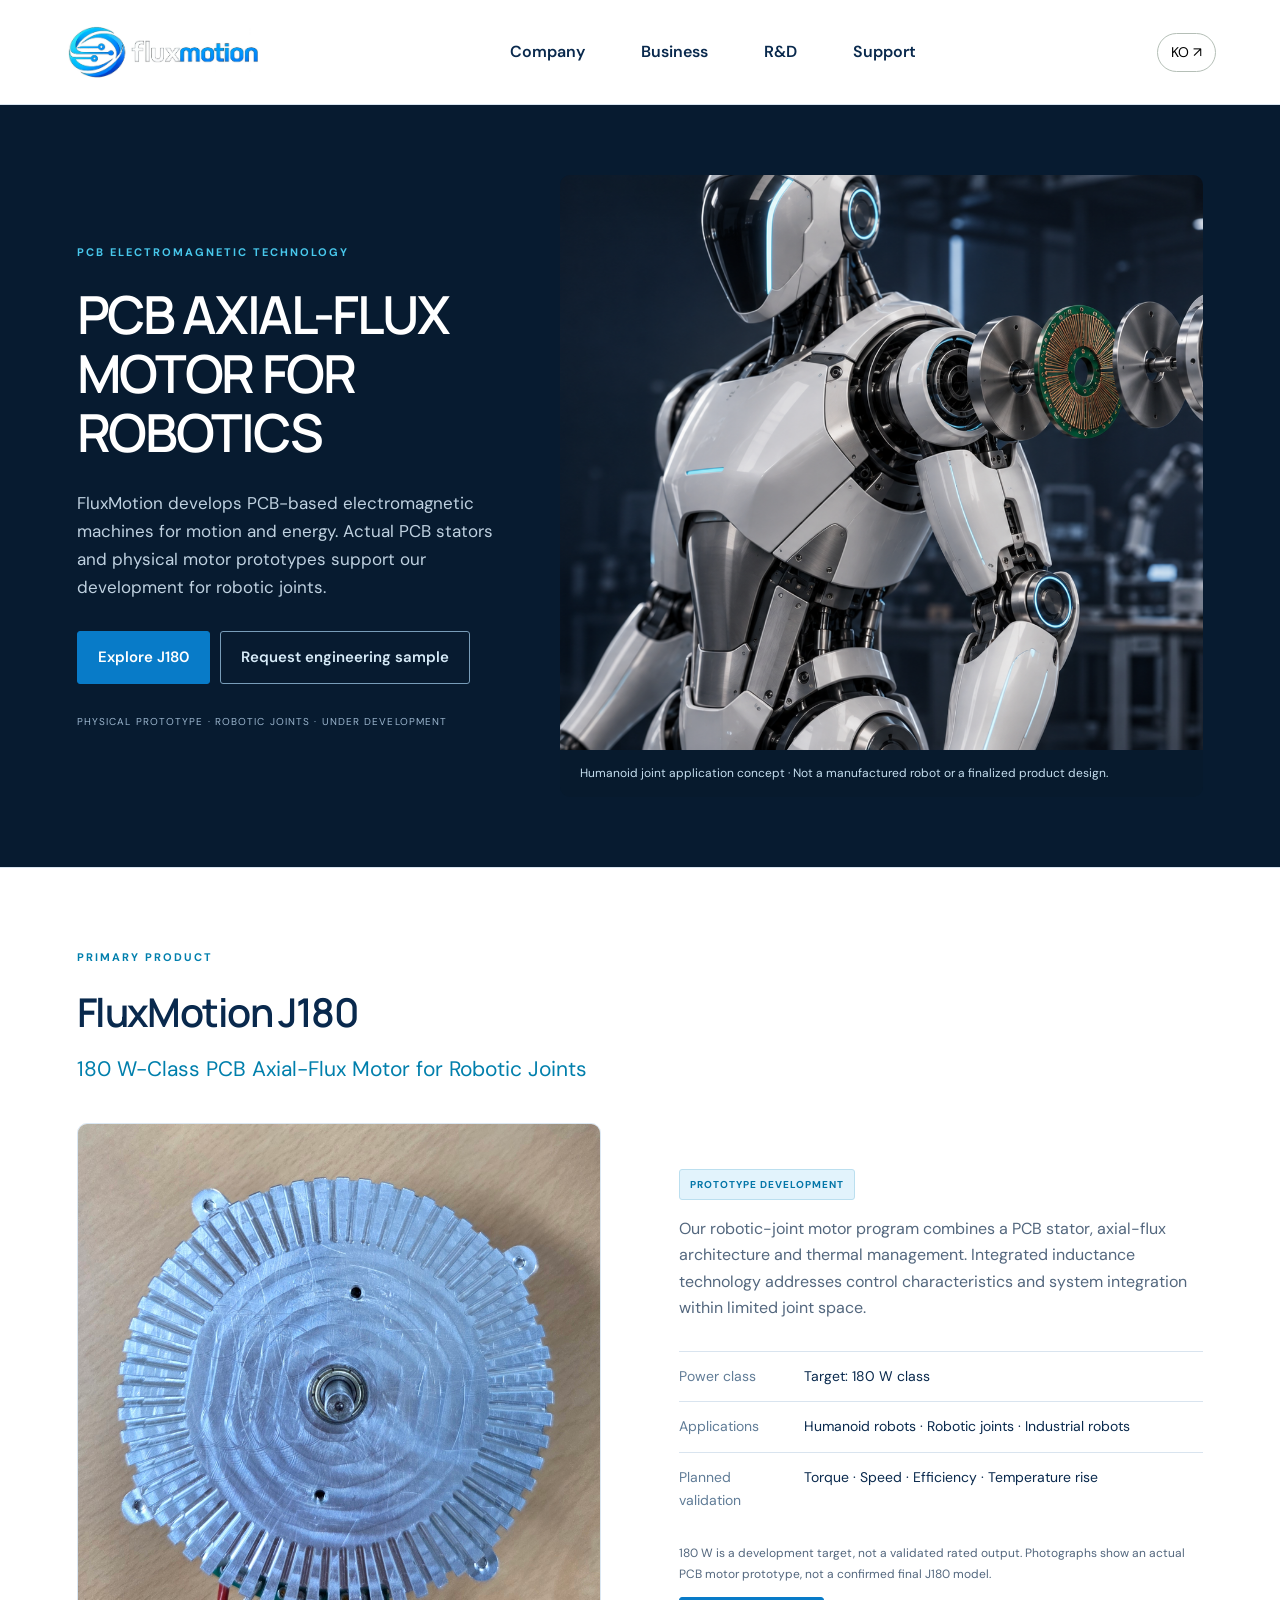
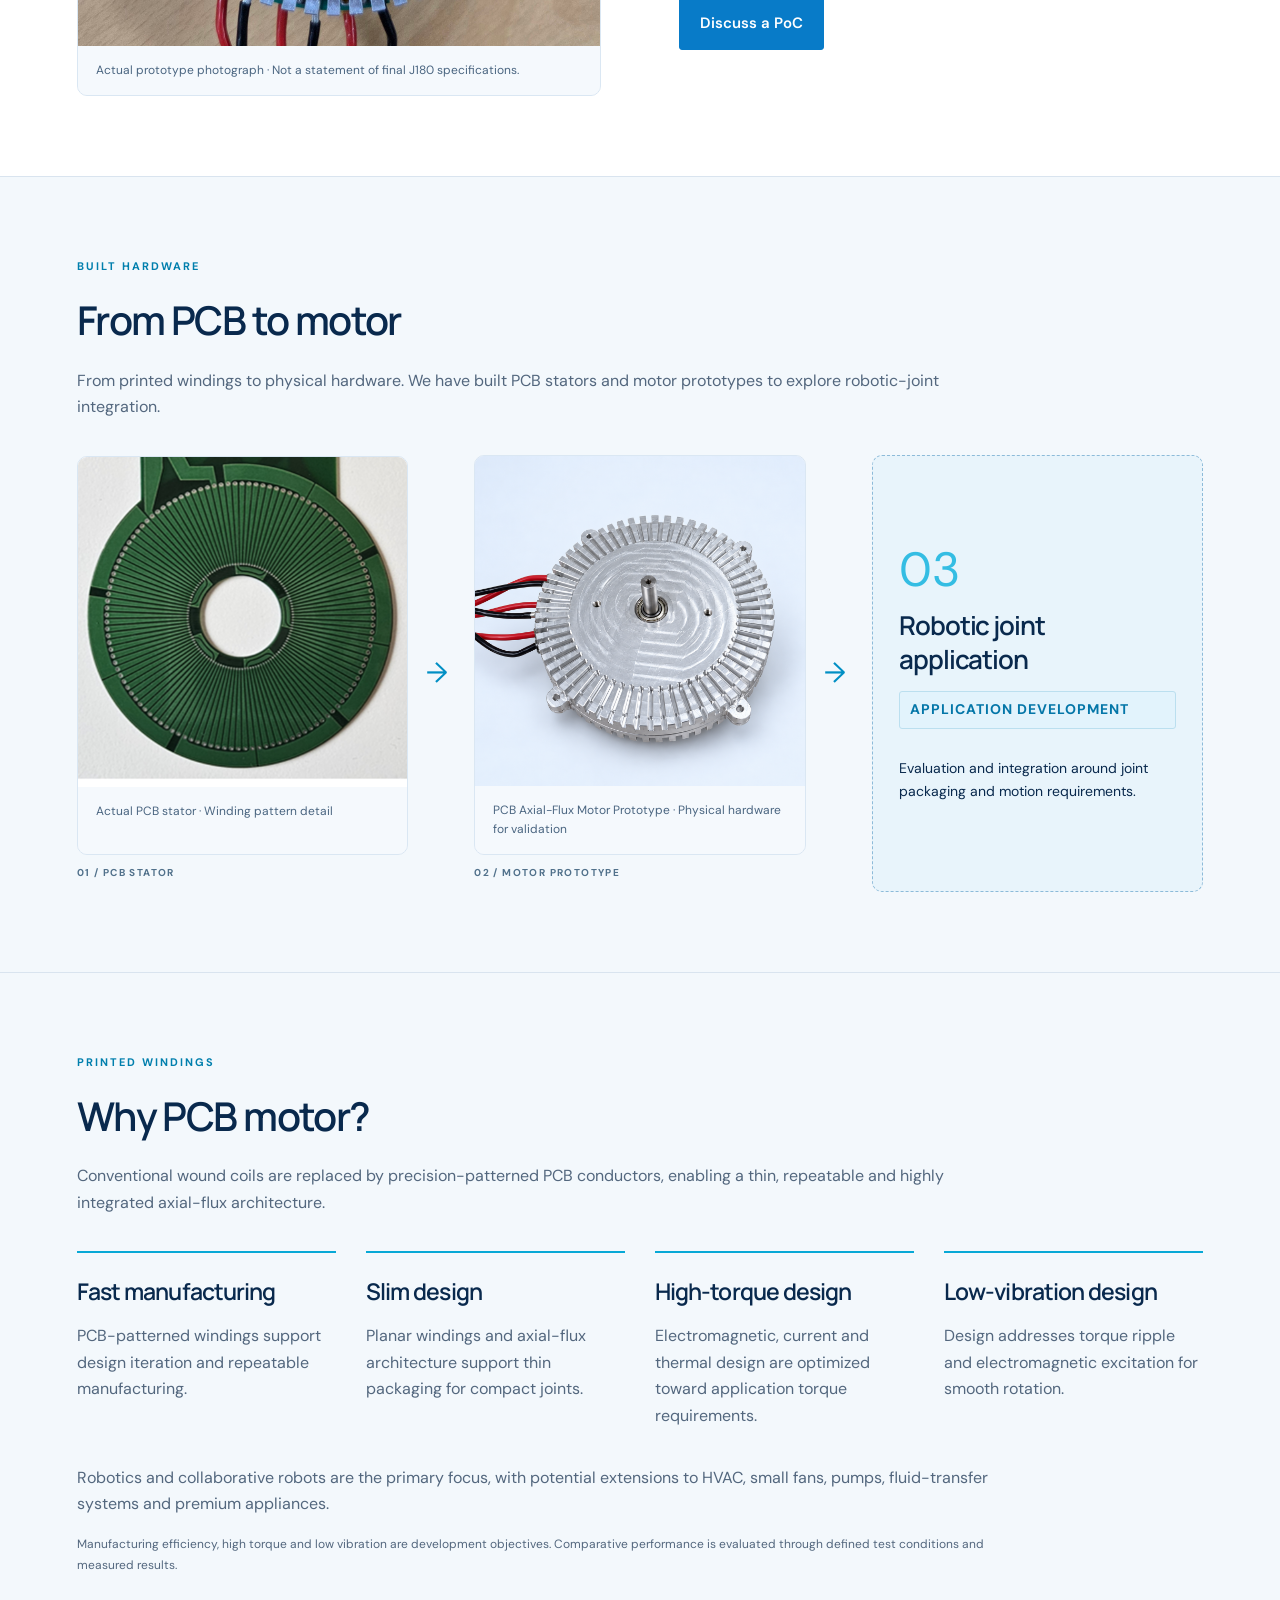
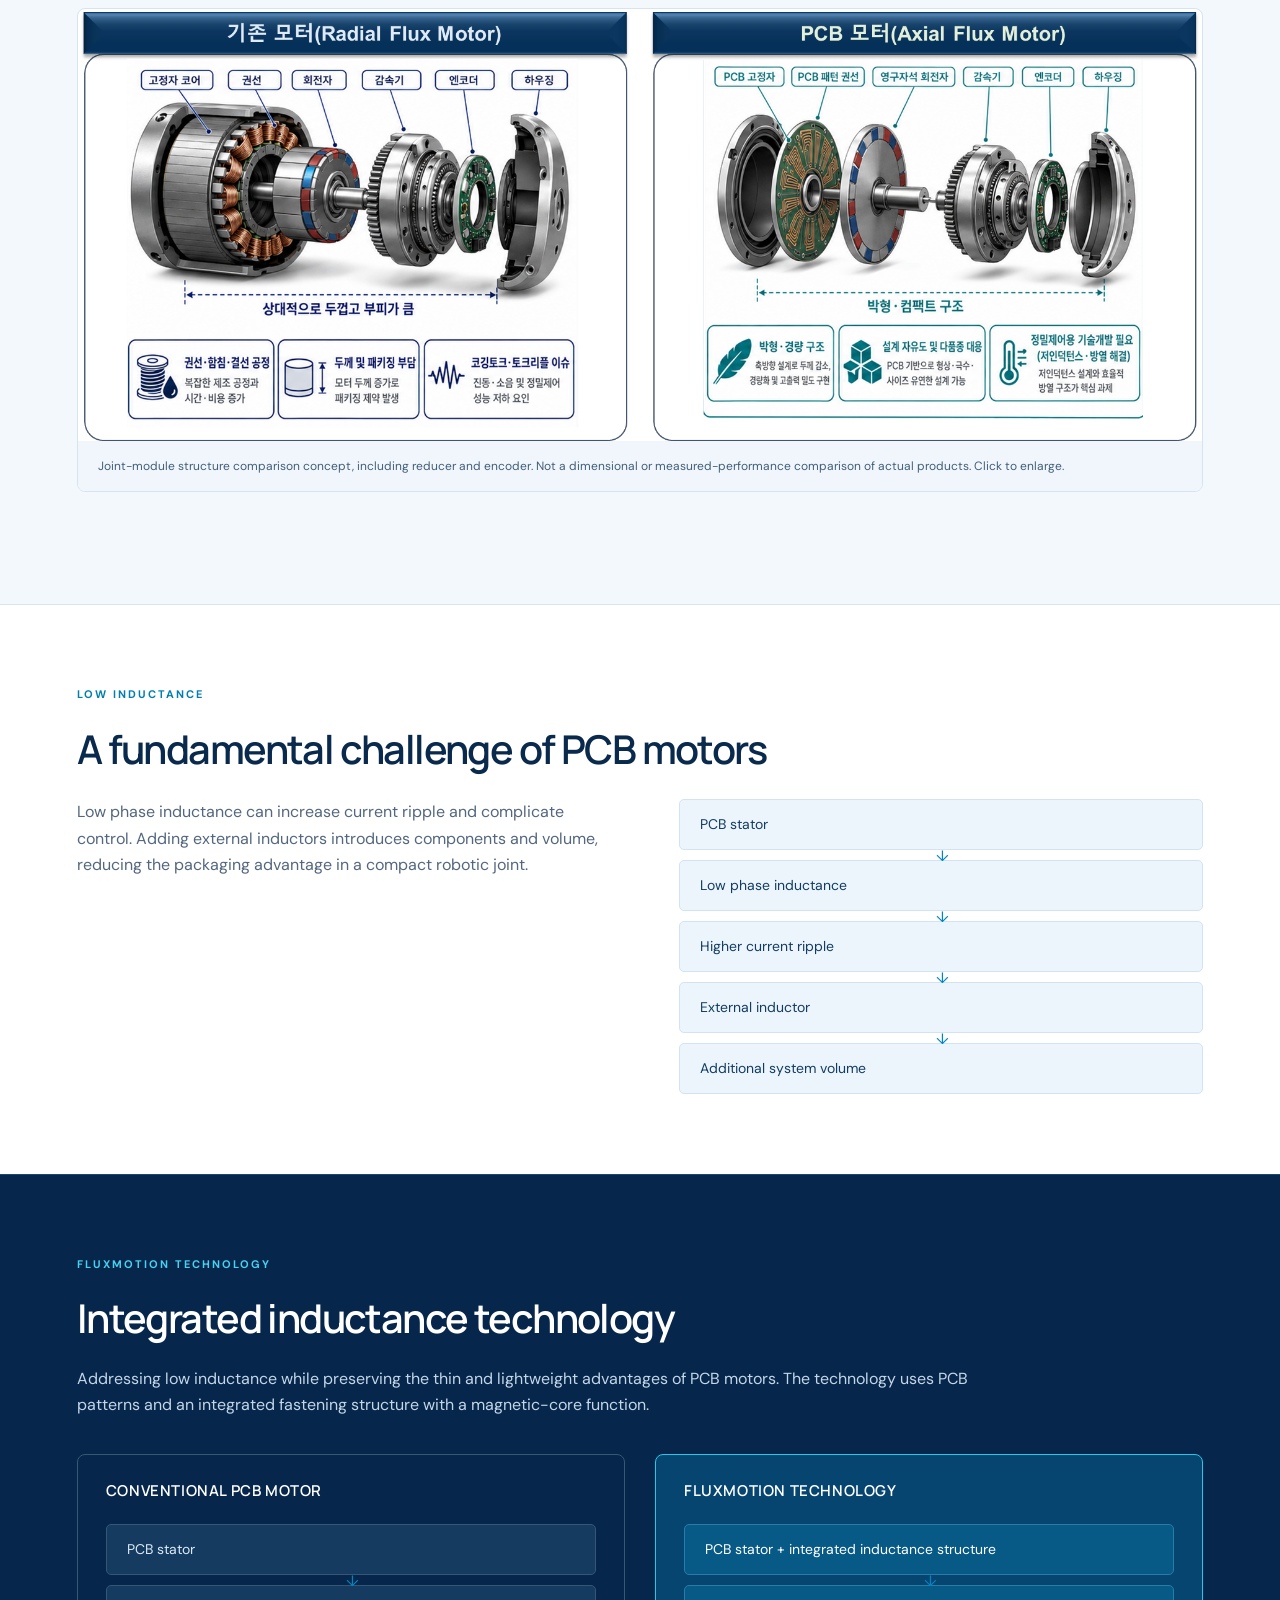
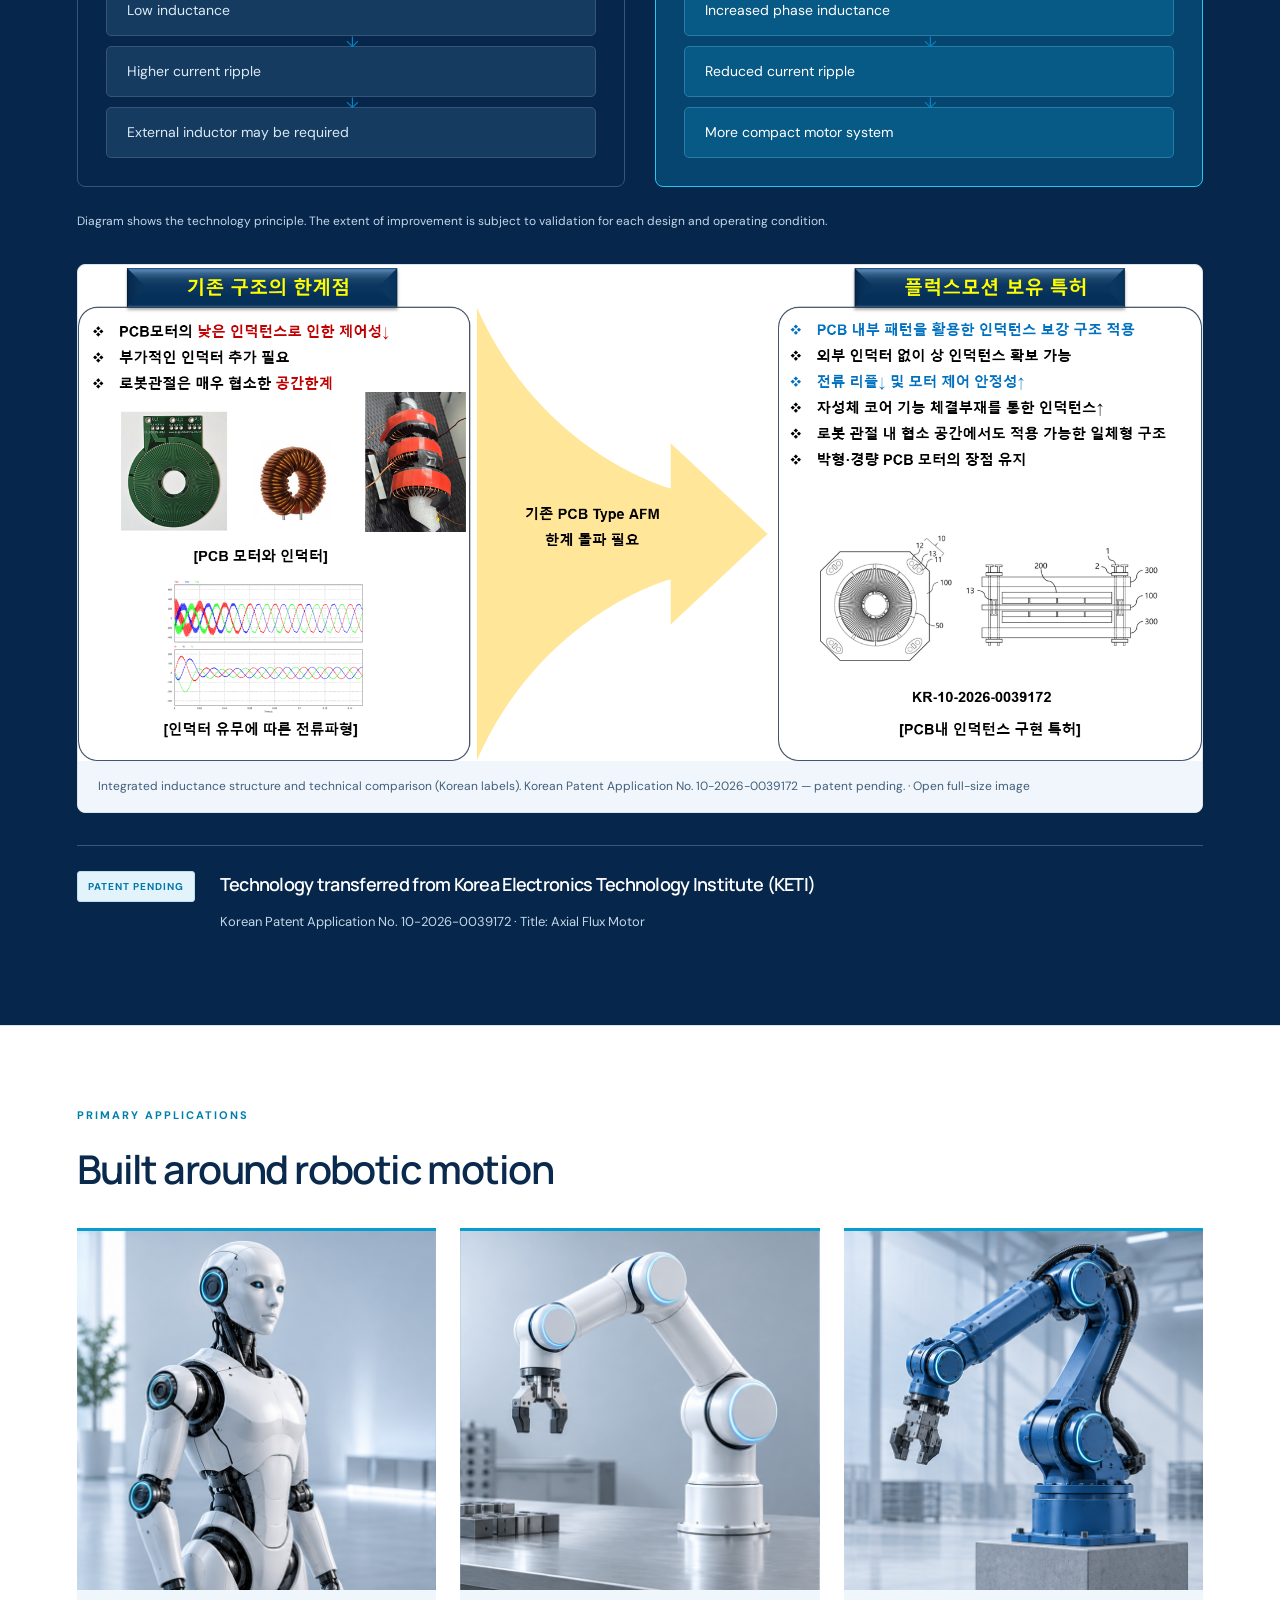
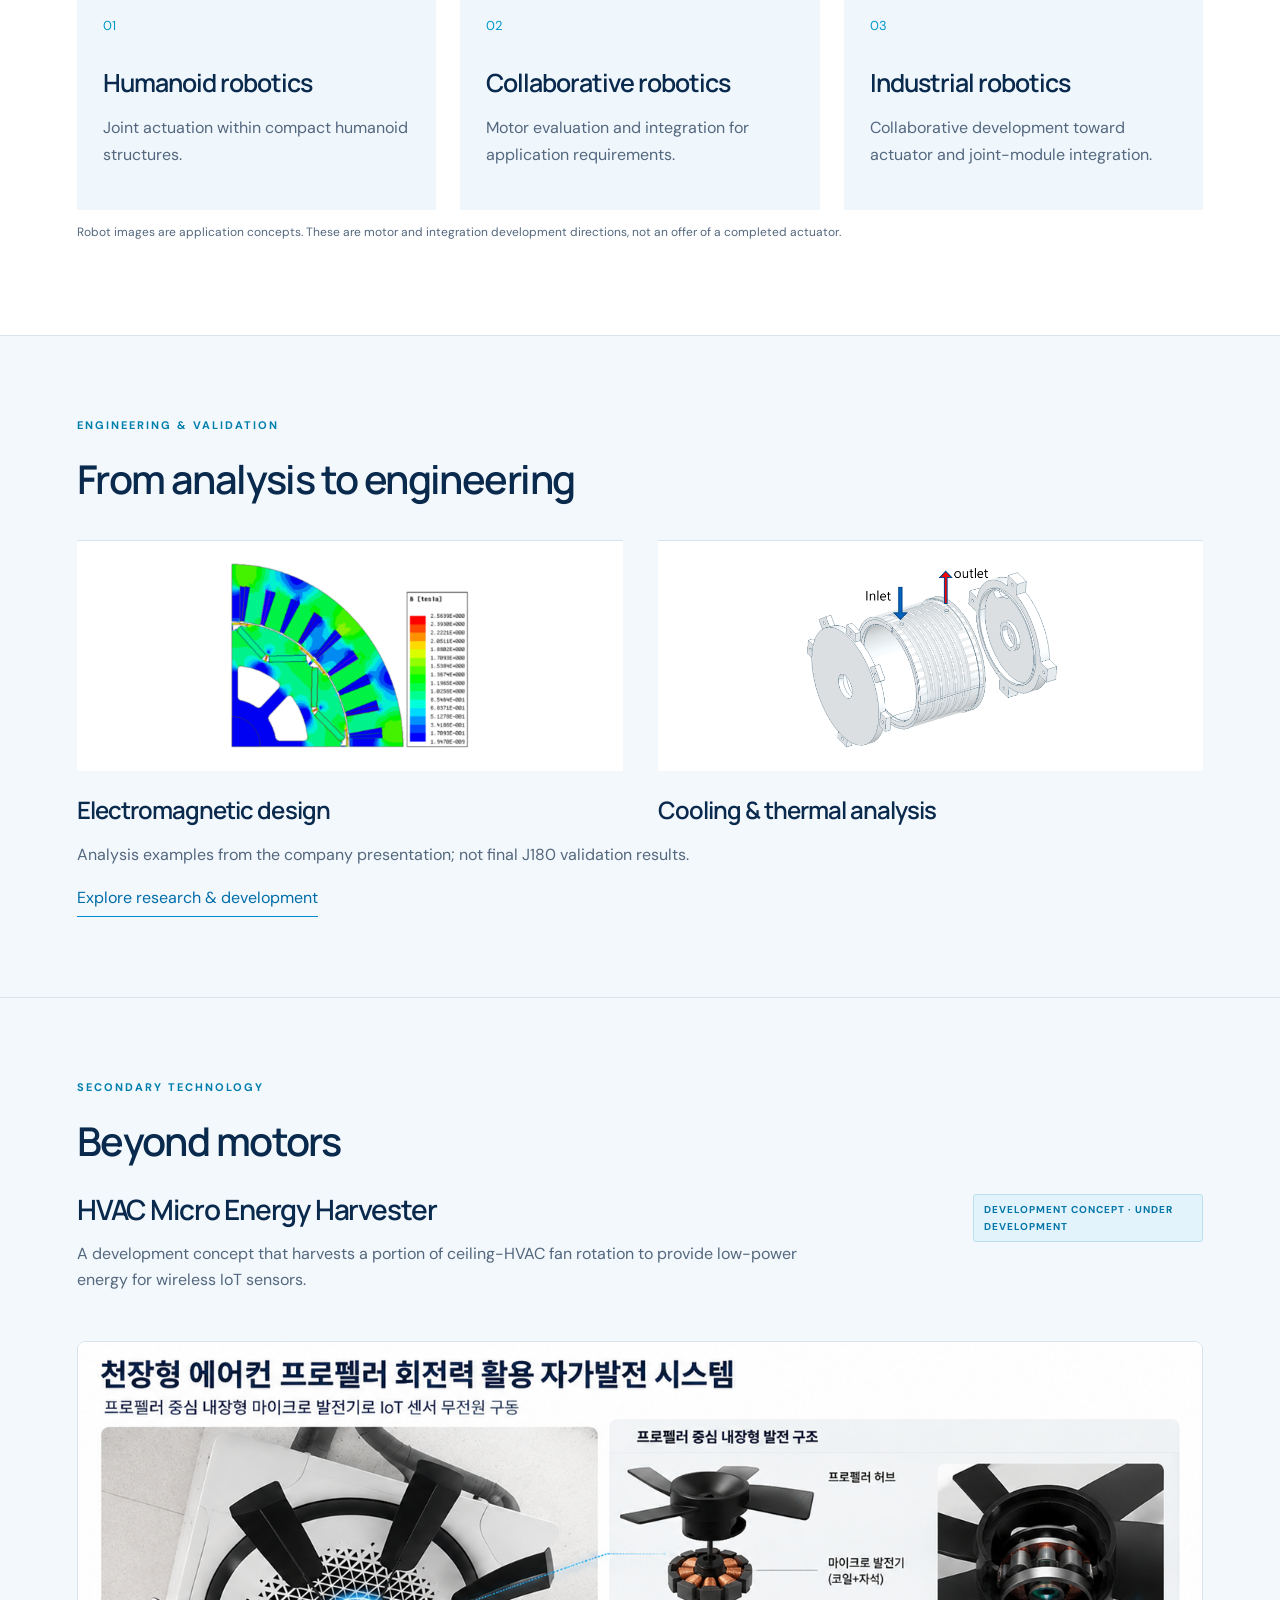
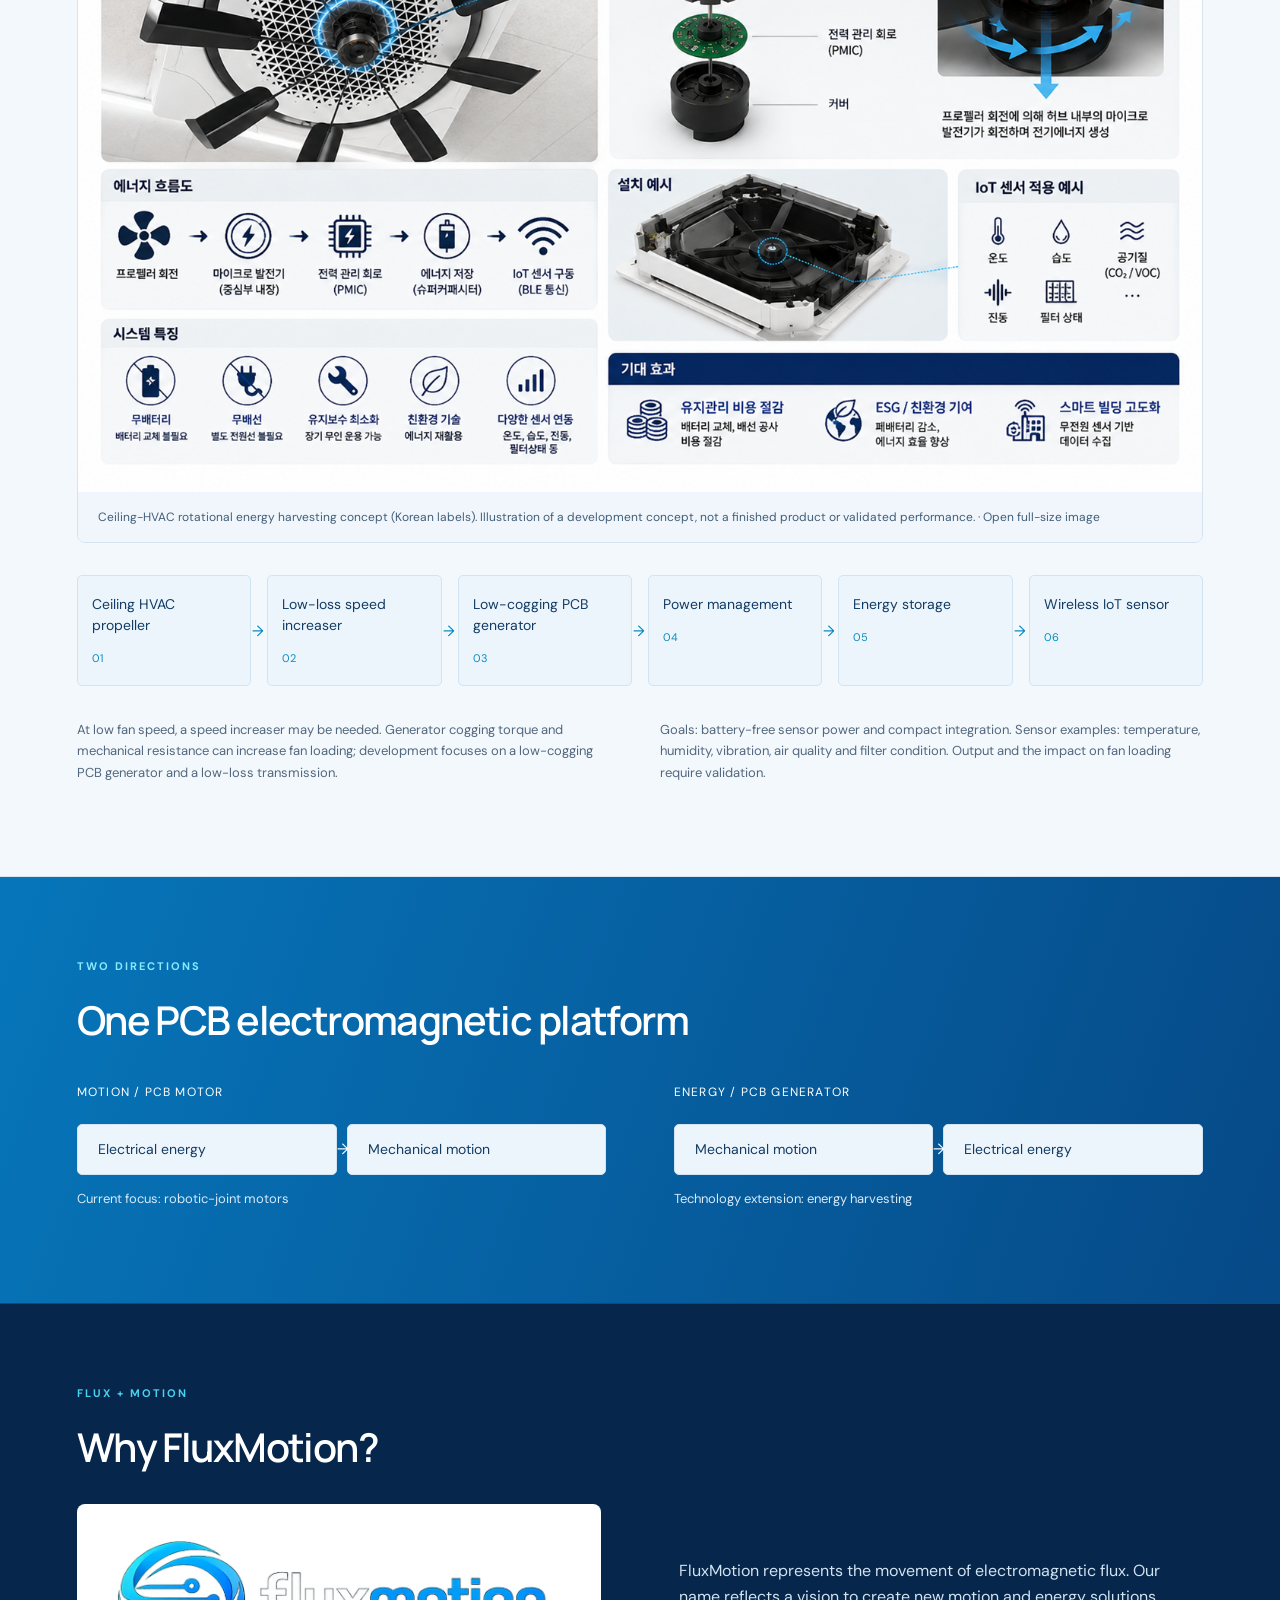
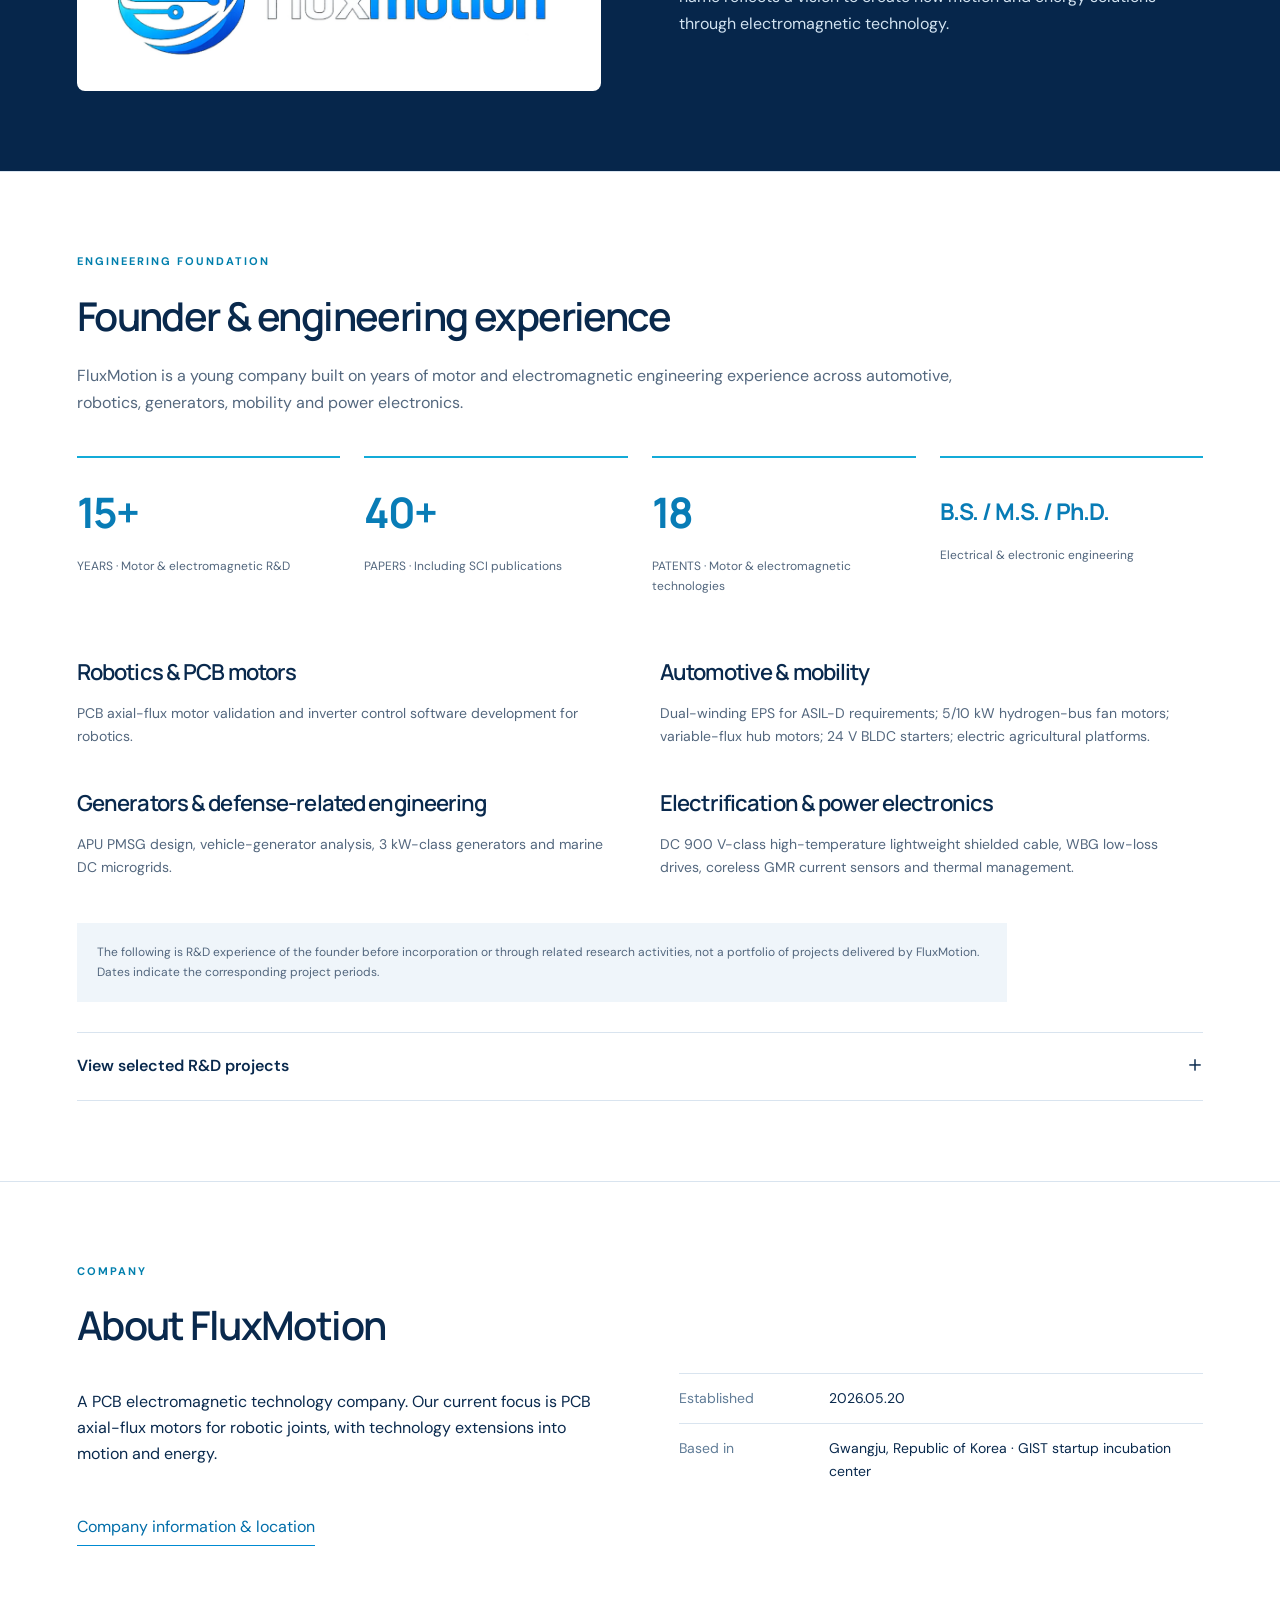
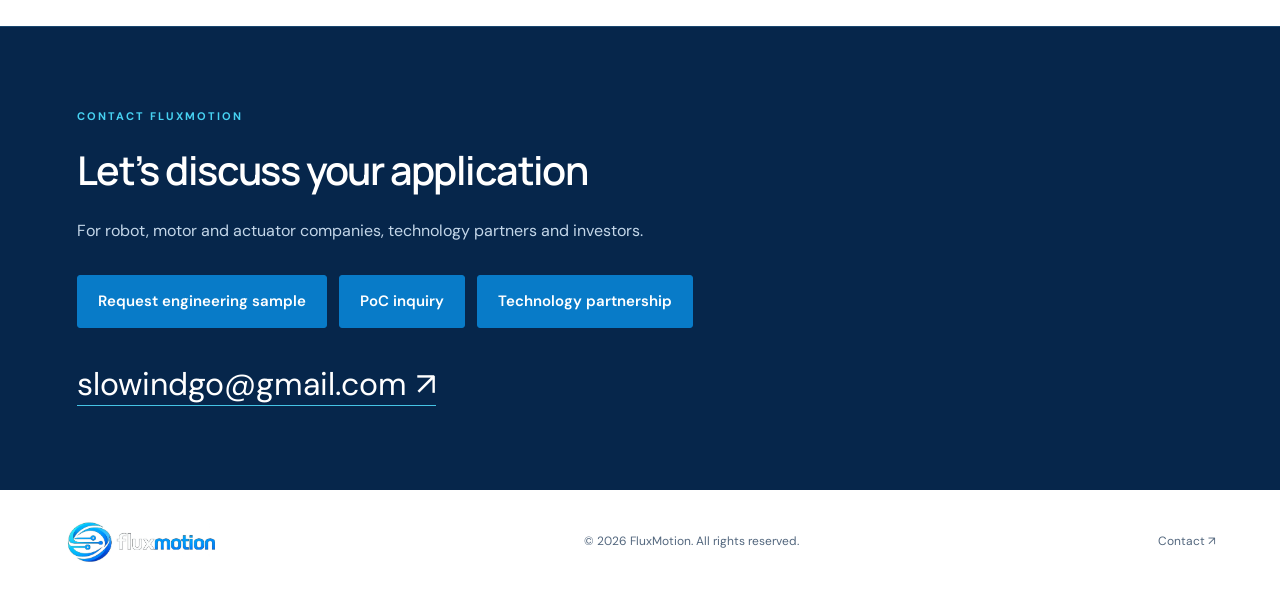
<file: index.html>
<!doctype html>
<html lang="en"><head><meta charset="utf-8"><meta name="viewport" content="width=device-width, initial-scale=1"><title>FluxMotion — PCB Motors for Robot Joints</title><meta name="description" content="FluxMotion develops PCB axial-flux motors for robotics. Physical prototypes, integrated inductance technology and a PCB electromagnetic platform for motion and energy."><meta name="theme-color" content="#062A5E"><link rel="icon" type="image/svg+xml" href="data:image/svg+xml,%3Csvg xmlns='http://www.w3.org/2000/svg' viewBox='0 0 32 32'%3E%3Crect width='32' height='32' rx='8' fill='%23062A5E'/%3E%3Cpath d='M9 25V7h15v4H13v4h9v4h-9v6' fill='%2319C5E8'/%3E%3C/svg%3E"><link rel="stylesheet" href="/style.css?v=20260919"><script src="/app.js?v=20260919" defer></script><link rel="stylesheet" href="/deeptech.css?v=20260919e"></head>
<body>
<a class="skip" href="#main" data-en="Skip to content" data-ko="본문으로 이동">Skip to content</a>
<header class="site-header"><a class="brand official-brand" href="/" aria-label="FluxMotion home"><img src="/assets/fluxmotion-logo.png" alt="FluxMotion" width="230" height="64"></a><nav class="main-nav" aria-label="Main navigation"><button class="nav-trigger" type="button" aria-expanded="false" aria-controls="mega-menu" data-group="0"><span data-ko="회사소개" data-en="Company">Company</span></button><button class="nav-trigger" type="button" aria-expanded="false" aria-controls="mega-menu" data-group="1"><span data-ko="사업소개" data-en="Business">Business</span></button><button class="nav-trigger" type="button" aria-expanded="false" aria-controls="mega-menu" data-group="2"><span data-ko="연구개발" data-en="R&amp;D">R&D</span></button><button class="nav-trigger" type="button" aria-expanded="false" aria-controls="mega-menu" data-group="3"><span data-ko="고객지원" data-en="Support">Support</span></button></nav><button id="language" type="button" aria-label="한국어로 변경">KO ↗</button><button class="mobile-menu" type="button" aria-label="Open navigation" aria-expanded="false" aria-controls="mega-menu">☰</button><div id="mega-menu" class="mega-menu" hidden><div class="mega-inner"><div class="menu-brand">MOTION<br>ENGINEERED.</div><div class="menu-column"><p class="menu-heading" data-ko="회사소개" data-en="Company">Company</p><a href="/company/"><span data-ko="회사개요" data-en="Overview">Overview</span></a><a href="/values/"><span data-ko="경영이념" data-en="Our values">Our values</span></a><a href="/location/"><span data-ko="오시는길" data-en="Location">Location</span></a></div><div class="menu-column"><p class="menu-heading" data-ko="사업소개" data-en="Business">Business</p><a href="/robotics/"><span data-ko="로봇분야" data-en="Robotics">Robotics</span></a><a href="/defense/"><span data-ko="방산산업분야" data-en="Defense">Defense</span></a><a href="/generators/"><span data-ko="발전기 분야" data-en="Generators">Generators</span></a></div><div class="menu-column"><p class="menu-heading" data-ko="연구개발" data-en="R&amp;D">R&D</p><a href="/projects/"><span data-ko="진행 프로젝트" data-en="Projects">Projects</span></a></div><div class="menu-column"><p class="menu-heading" data-ko="고객지원" data-en="Support">Support</p><a href="/inquiry/"><span data-ko="고객문의" data-en="Contact">Contact</span></a></div></div></div></header>
<main id="main" class="deep-home"><section id="hero" class="deep-section hero hero-blue"><div class="hero-copy"><p class="eyebrow">PCB ELECTROMAGNETIC TECHNOLOGY</p><h1 data-ko="로봇을 위한&lt;br&gt;PCB 축방향&lt;br&gt;자속 모터" data-en="PCB AXIAL-FLUX&lt;br&gt;MOTOR FOR&lt;br&gt;ROBOTICS">PCB AXIAL-FLUX<br>MOTOR FOR<br>ROBOTICS</h1><p data-ko="플럭스모션은 모션과 에너지를 위한 PCB 기반 전자기기를 개발합니다. 실제 PCB 고정자와 모터 제작품을 기반으로 로봇 관절 적용을 추진합니다." data-en="FluxMotion develops PCB-based electromagnetic machines for motion and energy. Actual PCB stators and physical motor prototypes support our development for robotic joints.">FluxMotion develops PCB-based electromagnetic machines for motion and energy. Actual PCB stators and physical motor prototypes support our development for robotic joints.</p><div class="hero-actions"><a class="button" href="#j180"><span data-ko="J180 살펴보기" data-en="Explore J180">Explore J180</span></a><a class="button secondary" href="/inquiry/"><span data-ko="엔지니어링 샘플 문의" data-en="Request engineering sample">Request engineering sample</span></a></div><div class="hero-evidence"><span data-ko="실제 제작품 · 로봇 관절 적용 · 개발 진행 중" data-en="PHYSICAL PROTOTYPE · ROBOTIC JOINTS · UNDER DEVELOPMENT">PHYSICAL PROTOTYPE · ROBOTIC JOINTS · UNDER DEVELOPMENT</span></div></div><figure class="robot-concept"><img src="/assets/robot-joint-concept.png" alt="Humanoid robot with conceptual exploded PCB axial-flux shoulder motor" fetchpriority="high"><figcaption data-ko="휴머노이드 관절 적용 개념 이미지 · 실제 제작 로봇이나 확정된 제품 구조가 아닙니다." data-en="Humanoid joint application concept · Not a manufactured robot or a finalized product design.">Humanoid joint application concept · Not a manufactured robot or a finalized product design.</figcaption></figure></section><section id="j180" class="deep-section "><div class="product-heading"><p class="eyebrow">PRIMARY PRODUCT</p><h2 data-ko="FluxMotion J180" data-en="FluxMotion J180">FluxMotion J180</h2><p class="product-subtitle" data-ko="180 W급 로봇관절용 PCB 축방향 자속 모터" data-en="180 W-Class PCB Axial-Flux Motor for Robotic Joints">180 W-Class PCB Axial-Flux Motor for Robotic Joints</p></div><div class="product-layout"><figure class="prototype-original"><div class="original-window"><img src="/assets/joint-motor-detail.jpg" alt="Original photograph of manufactured PCB motor prototype" loading="lazy"></div><figcaption data-ko="실제 제작품 사진 · J180의 최종 사양을 의미하지 않습니다." data-en="Actual prototype photograph · Not a statement of final J180 specifications.">Actual prototype photograph · Not a statement of final J180 specifications.</figcaption></figure><div><div class="stage-label"><span data-ko="시제품 개발 단계" data-en="PROTOTYPE DEVELOPMENT">PROTOTYPE DEVELOPMENT</span></div><p data-ko="PCB 고정자, 축방향 자속 구조와 열관리 설계를 결합해 박형·경량 관절모터를 개발합니다. 인덕턴스 보강 기술은 제한된 관절 공간에서 제어 특성과 시스템 통합성을 개선하기 위한 핵심 요소입니다." data-en="Our robotic-joint motor program combines a PCB stator, axial-flux architecture and thermal management. Integrated inductance technology addresses control characteristics and system integration within limited joint space.">Our robotic-joint motor program combines a PCB stator, axial-flux architecture and thermal management. Integrated inductance technology addresses control characteristics and system integration within limited joint space.</p><dl class="product-specs"><div><dt data-ko="출력 등급" data-en="Power class">Power class</dt><dd data-ko="목표: 180 W급" data-en="Target: 180 W class">Target: 180 W class</dd></div><div><dt data-ko="적용 대상" data-en="Applications">Applications</dt><dd data-ko="휴머노이드 · 로봇 관절 · 산업용 로봇" data-en="Humanoid robots · Robotic joints · Industrial robots">Humanoid robots · Robotic joints · Industrial robots</dd></div><div><dt data-ko="검증 계획" data-en="Planned validation">Planned validation</dt><dd data-ko="토크 · 속도 · 효율 · 온도상승" data-en="Torque · Speed · Efficiency · Temperature rise">Torque · Speed · Efficiency · Temperature rise</dd></div></dl><p class="technical-note" data-ko="180 W는 개발 목표이며 검증된 정격출력이 아닙니다. 사진은 실제 PCB 모터 시제품으로, J180 최종 모델과의 동일성을 의미하지 않습니다." data-en="180 W is a development target, not a validated rated output. Photographs show an actual PCB motor prototype, not a confirmed final J180 model.">180 W is a development target, not a validated rated output. Photographs show an actual PCB motor prototype, not a confirmed final J180 model.</p><a class="button" href="/inquiry/"><span data-ko="PoC 상담하기" data-en="Discuss a PoC">Discuss a PoC</span></a></div></div></section><section id="from-pcb" class="deep-section light-section"><p class="eyebrow">BUILT HARDWARE</p><h2 data-ko="PCB에서 모터로" data-en="From PCB to motor">From PCB to motor</h2><p data-ko="인쇄형 권선에서 실제 하드웨어까지. PCB 고정자와 모터 시제품을 제작하고 로봇 관절 적용을 검토합니다." data-en="From printed windings to physical hardware. We have built PCB stators and motor prototypes to explore robotic-joint integration.">From printed windings to physical hardware. We have built PCB stators and motor prototypes to explore robotic-joint integration.</p><div class="hardware-story"><div><figure class="stator-photo"><div class="stator-window"><img src="/assets/pcb-stator.png" alt="Actual PCB stator, conductor pattern detail" loading="lazy"></div><figcaption data-ko="실제 PCB 고정자 · 권선 패턴 상세" data-en="Actual PCB stator · Winding pattern detail">Actual PCB stator · Winding pattern detail</figcaption></figure><p class="step-label">01 / PCB STATOR</p></div><span class="story-arrow" aria-hidden="true">→</span><div><figure class="studio-photo"><img src="/assets/motor-studio.png" alt="PCB axial-flux motor physical prototype, background and lighting retouched" fetchpriority="high"><figcaption data-ko="PCB 축방향 자속 모터 시제품 · 성능 검증용 제작품" data-en="PCB Axial-Flux Motor Prototype · Physical hardware for validation">PCB Axial-Flux Motor Prototype · Physical hardware for validation</figcaption></figure><p class="step-label">02 / MOTOR PROTOTYPE</p></div><span class="story-arrow" aria-hidden="true">→</span><div class="joint-application"><span>03</span><h3 data-ko="로봇 관절 적용" data-en="Robotic joint application">Robotic joint application</h3><p class="stage-label" data-ko="적용·통합 개발 단계" data-en="APPLICATION DEVELOPMENT">APPLICATION DEVELOPMENT</p><p data-ko="설치 공간과 구동 요구사항에 맞춘 평가 및 통합을 추진합니다." data-en="Evaluation and integration around joint packaging and motion requirements.">Evaluation and integration around joint packaging and motion requirements.</p></div></div></section><section id="why-pcb" class="deep-section light-section"><p class="eyebrow">PRINTED WINDINGS</p><h2 data-ko="왜 PCB 모터인가?" data-en="Why PCB motor?">Why PCB motor?</h2><p data-ko="기존 권선 코일을 정밀 패턴의 PCB 도체로 대체해 얇고 반복 제작 가능한 축방향 자속 구조를 구현합니다." data-en="Conventional wound coils are replaced by precision-patterned PCB conductors, enabling a thin, repeatable and highly integrated axial-flux architecture.">Conventional wound coils are replaced by precision-patterned PCB conductors, enabling a thin, repeatable and highly integrated axial-flux architecture.</p><div class="benefit-grid"><article><h3 data-ko="빠른 제작" data-en="Fast manufacturing">Fast manufacturing</h3><p data-ko="권선 패턴을 PCB 공정으로 구현하여 설계 변경과 반복 제작에 대응합니다." data-en="PCB-patterned windings support design iteration and repeatable manufacturing.">PCB-patterned windings support design iteration and repeatable manufacturing.</p></article><article><h3 data-ko="슬림화" data-en="Slim design">Slim design</h3><p data-ko="평면 권선과 축방향 자속 구조로 제한된 관절 공간에 맞춘 박형화를 추구합니다." data-en="Planar windings and axial-flux architecture support thin packaging for compact joints.">Planar windings and axial-flux architecture support thin packaging for compact joints.</p></article><article><h3 data-ko="고토크 설계" data-en="High-torque design">High-torque design</h3><p data-ko="전자기 구조와 전류·열 설계를 최적화하여 요구 토크 확보를 추진합니다." data-en="Electromagnetic, current and thermal design are optimized toward application torque requirements.">Electromagnetic, current and thermal design are optimized toward application torque requirements.</p></article><article><h3 data-ko="저진동 설계" data-en="Low-vibration design">Low-vibration design</h3><p data-ko="토크 리플과 전자기 가진을 고려한 설계로 부드러운 회전을 추구합니다." data-en="Design addresses torque ripple and electromagnetic excitation for smooth rotation.">Design addresses torque ripple and electromagnetic excitation for smooth rotation.</p></article></div><p data-ko="로봇·협동로봇을 주력으로, HVAC·소형 팬·펌프·유체 이송 장치·프리미엄 가전으로의 적용 확장을 검토합니다." data-en="Robotics and collaborative robots are the primary focus, with potential extensions to HVAC, small fans, pumps, fluid-transfer systems and premium appliances.">Robotics and collaborative robots are the primary focus, with potential extensions to HVAC, small fans, pumps, fluid-transfer systems and premium appliances.</p><p class="technical-note" data-ko="제조 효율 향상, 고토크 및 저진동은 설계·검증을 통해 추구하는 개발 방향입니다. 비교 성능은 시험 조건과 측정 결과에 따라 평가합니다." data-en="Manufacturing efficiency, high torque and low vibration are development objectives. Comparative performance is evaluated through defined test conditions and measured results.">Manufacturing efficiency, high torque and low vibration are development objectives. Comparative performance is evaluated through defined test conditions and measured results.</p><figure class="technical-illustration"><a href="/assets/motor-structure-comparison.png" target="_blank" rel="noopener"><img loading="lazy" src="/assets/motor-structure-comparison.png" alt="Conceptual radial-flux and PCB axial-flux joint-module comparison"></a><figcaption data-ko="관절 구동모듈 구조 비교 개념도 · 감속기와 엔코더 포함. 실제 제품의 치수·성능 비교가 아닙니다. 클릭하여 확대." data-en="Joint-module structure comparison concept, including reducer and encoder. Not a dimensional or measured-performance comparison of actual products. Click to enlarge.">Joint-module structure comparison concept, including reducer and encoder. Not a dimensional or measured-performance comparison of actual products. Click to enlarge.</figcaption></figure></section><section id="challenge" class="deep-section "><p class="eyebrow">LOW INDUCTANCE</p><h2 data-ko="PCB 모터의 핵심 기술 과제" data-en="A fundamental challenge of PCB motors">A fundamental challenge of PCB motors</h2><div class="challenge-layout"><p data-ko="PCB 권선의 낮은 상 인덕턴스는 전류 리플과 제어에 영향을 줄 수 있습니다. 외부 인덕터를 추가하면 공간과 부품이 늘어나, 협소한 로봇 관절에서 박형·경량 구조의 이점을 줄일 수 있습니다." data-en="Low phase inductance can increase current ripple and complicate control. Adding external inductors introduces components and volume, reducing the packaging advantage in a compact robotic joint.">Low phase inductance can increase current ripple and complicate control. Adding external inductors introduces components and volume, reducing the packaging advantage in a compact robotic joint.</p><ol class="tech-flow "><li><span data-ko="PCB 고정자" data-en="PCB stator">PCB stator</span></li><li><span data-ko="낮은 상 인덕턴스" data-en="Low phase inductance">Low phase inductance</span></li><li><span data-ko="전류 리플 증가 가능" data-en="Higher current ripple">Higher current ripple</span></li><li><span data-ko="외부 인덕터" data-en="External inductor">External inductor</span></li><li><span data-ko="시스템 부피 증가" data-en="Additional system volume">Additional system volume</span></li></ol></div></section><section id="integrated-inductance" class="deep-section navy-section"><p class="eyebrow">FLUXMOTION TECHNOLOGY</p><h2 data-ko="인덕턴스 보강 일체형 기술" data-en="Integrated inductance technology">Integrated inductance technology</h2><p data-ko="PCB 모터의 박형·경량 구조를 유지하면서 낮은 인덕턴스의 한계를 개선하는 기술입니다. PCB 내부 패턴과 자성체 코어 기능을 갖는 체결 구조를 활용하는 방향으로 개발합니다." data-en="Addressing low inductance while preserving the thin and lightweight advantages of PCB motors. The technology uses PCB patterns and an integrated fastening structure with a magnetic-core function.">Addressing low inductance while preserving the thin and lightweight advantages of PCB motors. The technology uses PCB patterns and an integrated fastening structure with a magnetic-core function.</p><div class="comparison"><article><h3 data-ko="기존 PCB 모터 방식" data-en="CONVENTIONAL PCB MOTOR">CONVENTIONAL PCB MOTOR</h3><ol class="tech-flow "><li><span data-ko="PCB 고정자" data-en="PCB stator">PCB stator</span></li><li><span data-ko="낮은 인덕턴스" data-en="Low inductance">Low inductance</span></li><li><span data-ko="전류 리플 증가" data-en="Higher current ripple">Higher current ripple</span></li><li><span data-ko="외부 인덕터 필요 가능" data-en="External inductor may be required">External inductor may be required</span></li></ol></article><article class="solution-path"><h3 data-ko="플럭스모션 기술" data-en="FLUXMOTION TECHNOLOGY">FLUXMOTION TECHNOLOGY</h3><ol class="tech-flow "><li><span data-ko="PCB 고정자 + 인덕턴스 보강 구조" data-en="PCB stator + integrated inductance structure">PCB stator + integrated inductance structure</span></li><li><span data-ko="상 인덕턴스 확보" data-en="Increased phase inductance">Increased phase inductance</span></li><li><span data-ko="전류 리플 저감 지향" data-en="Reduced current ripple">Reduced current ripple</span></li><li><span data-ko="컴팩트한 모터 시스템" data-en="More compact motor system">More compact motor system</span></li></ol></article></div><p class="technical-note" data-ko="기술의 작동 방향을 설명한 도식입니다. 개선 정도는 설계와 운전 조건별 검증을 통해 확인합니다." data-en="Diagram shows the technology principle. The extent of improvement is subject to validation for each design and operating condition.">Diagram shows the technology principle. The extent of improvement is subject to validation for each design and operating condition.</p><figure class="technical-illustration"><a href="/assets/inductance-patent.png" target="_blank" rel="noopener"><img src="/assets/inductance-patent.png" loading="lazy" alt="Integrated inductance structure and technical comparison (Korean labels). Korean Patent Application No. 10-2026-0039172 — patent pending."></a><figcaption data-ko="인덕턴스 보강 구조 기술 설명자료 · 특허출원 제10-2026-0039172호 · 출원 상태 · 클릭하여 확대" data-en="Integrated inductance structure and technical comparison (Korean labels). Korean Patent Application No. 10-2026-0039172 — patent pending. · Open full-size image">Integrated inductance structure and technical comparison (Korean labels). Korean Patent Application No. 10-2026-0039172 — patent pending. · Open full-size image</figcaption></figure><aside class="ip-evidence"><span class="stage-label">PATENT PENDING</span><div><h3 data-ko="한국전자기술연구원(KETI) 기술이전" data-en="Technology transferred from Korea Electronics Technology Institute (KETI)">Technology transferred from Korea Electronics Technology Institute (KETI)</h3><p data-ko="대한민국 특허출원 제10-2026-0039172호 · 명칭: 축방향 자속 모터" data-en="Korean Patent Application No. 10-2026-0039172 · Title: Axial Flux Motor">Korean Patent Application No. 10-2026-0039172 · Title: Axial Flux Motor</p></div></aside></section><section id="applications" class="deep-section "><p class="eyebrow">PRIMARY APPLICATIONS</p><h2 data-ko="로봇 관절을 위한 모션 기술" data-en="Built around robotic motion">Built around robotic motion</h2><div class="application-grid"><article><div class="application-photo panel-0"><img loading="lazy" src="/assets/robot-applications.png" alt="Humanoid robot application concept"></div><span>01</span><h3 data-ko="휴머노이드 로보틱스" data-en="Humanoid robotics">Humanoid robotics</h3><p data-ko="제한된 공간에 통합하는 관절 구동 기술" data-en="Joint actuation within compact humanoid structures.">Joint actuation within compact humanoid structures.</p></article><article><div class="application-photo panel-1"><img loading="lazy" src="/assets/robot-applications.png" alt="Collaborative robot arm application concept"></div><span>02</span><h3 data-ko="협동로봇" data-en="Collaborative robotics">Collaborative robotics</h3><p data-ko="고객 요구조건에 맞춘 모터 평가와 적용" data-en="Motor evaluation and integration for application requirements.">Motor evaluation and integration for application requirements.</p></article><article><div class="application-photo panel-2"><img loading="lazy" src="/assets/robot-applications.png" alt="Industrial robot arm application concept"></div><span>03</span><h3 data-ko="산업용 로보틱스" data-en="Industrial robotics">Industrial robotics</h3><p data-ko="액추에이터·관절모듈 확장을 위한 공동개발" data-en="Collaborative development toward actuator and joint-module integration.">Collaborative development toward actuator and joint-module integration.</p></article></div><p class="technical-note" data-ko="로봇 이미지는 적용 개념도입니다. 모터 및 통합 기술의 개발 방향을 설명합니다." data-en="Robot images are application concepts. These are motor and integration development directions, not an offer of a completed actuator.">Robot images are application concepts. These are motor and integration development directions, not an offer of a completed actuator.</p></section><section class="deep-section light-section" id="engineering-preview"><p class="eyebrow">ENGINEERING &amp; VALIDATION</p><h2 data-ko="해석에서 설계까지" data-en="From analysis to engineering">From analysis to engineering</h2><div class="research-grid"><article><figure class="research-image"><img loading="lazy" src="/assets/research-3.png" alt="Electromagnetic design example from company presentation"></figure><h3 data-ko="전자기 형상 설계" data-en="Electromagnetic design">Electromagnetic design</h3></article><article><figure class="research-image"><img loading="lazy" src="/assets/research-17.png" alt="Cooling &amp; thermal analysis example from company presentation"></figure><h3 data-ko="냉각·열 해석" data-en="Cooling &amp; thermal analysis">Cooling &amp; thermal analysis</h3></article></div><p data-ko="회사소개 자료의 해석 예시입니다. J180의 최종 검증 결과를 의미하지 않습니다." data-en="Analysis examples from the company presentation; not final J180 validation results.">Analysis examples from the company presentation; not final J180 validation results.</p><a class="text-link" href="/projects/"><span data-ko="연구개발 자세히 보기" data-en="Explore research &amp; development">Explore research &amp; development</span></a></section><section id="energy-harvesting" class="deep-section light-section"><p class="eyebrow">SECONDARY TECHNOLOGY</p><h2 data-ko="모터를 넘어, 에너지로" data-en="Beyond motors">Beyond motors</h2><div class="section-intro-row"><div><h3 data-ko="HVAC Micro Energy Harvester" data-en="HVAC Micro Energy Harvester">HVAC Micro Energy Harvester</h3><p data-ko="천장형 에어컨 팬의 회전 에너지 일부를 회수해 무선 IoT 센서의 소전력 공급에 활용하는 개발 개념입니다." data-en="A development concept that harvests a portion of ceiling-HVAC fan rotation to provide low-power energy for wireless IoT sensors.">A development concept that harvests a portion of ceiling-HVAC fan rotation to provide low-power energy for wireless IoT sensors.</p></div><span class="stage-label"><span data-ko="개발 개념 · 개발 진행 중" data-en="DEVELOPMENT CONCEPT · UNDER DEVELOPMENT">DEVELOPMENT CONCEPT · UNDER DEVELOPMENT</span></span></div><figure class="technical-illustration"><a href="/assets/hvac-concept.png" target="_blank" rel="noopener"><img src="/assets/hvac-concept.png" loading="lazy" alt="Ceiling-HVAC rotational energy harvesting concept (Korean labels). Illustration of a development concept, not a finished product or validated performance."></a><figcaption data-ko="천장형 HVAC 회전 에너지 하베스팅 개발 개념도 · 완성 제품 또는 검증된 성능을 의미하지 않습니다. · 클릭하여 확대" data-en="Ceiling-HVAC rotational energy harvesting concept (Korean labels). Illustration of a development concept, not a finished product or validated performance. · Open full-size image">Ceiling-HVAC rotational energy harvesting concept (Korean labels). Illustration of a development concept, not a finished product or validated performance. · Open full-size image</figcaption></figure><ol class="tech-flow harvester-flow"><li><span data-ko="천장형 HVAC 프로펠러" data-en="Ceiling HVAC propeller">Ceiling HVAC propeller</span></li><li><span data-ko="저손실 증속기" data-en="Low-loss speed increaser">Low-loss speed increaser</span></li><li><span data-ko="저코깅 PCB 발전기" data-en="Low-cogging PCB generator">Low-cogging PCB generator</span></li><li><span data-ko="전력 관리" data-en="Power management">Power management</span></li><li><span data-ko="에너지 저장" data-en="Energy storage">Energy storage</span></li><li><span data-ko="무선 IoT 센서" data-en="Wireless IoT sensor">Wireless IoT sensor</span></li></ol><div class="energy-notes"><p data-ko="저속 팬에 증속기를 적용하면 발전기의 코깅 토크와 기계적 저항이 팬 부하에 영향을 줄 수 있습니다. 저코깅 PCB 발전기와 저손실 전달 구조를 통해 이를 줄이는 방향을 검토합니다." data-en="At low fan speed, a speed increaser may be needed. Generator cogging torque and mechanical resistance can increase fan loading; development focuses on a low-cogging PCB generator and a low-loss transmission.">At low fan speed, a speed increaser may be needed. Generator cogging torque and mechanical resistance can increase fan loading; development focuses on a low-cogging PCB generator and a low-loss transmission.</p><p data-ko="목표: 배터리 교체 부담을 줄이는 센서 전원, 컴팩트한 통합. 적용 예: 온도·습도·진동·공기질·필터 상태. 발전량과 팬 부하 영향은 검증 대상입니다." data-en="Goals: battery-free sensor power and compact integration. Sensor examples: temperature, humidity, vibration, air quality and filter condition. Output and the impact on fan loading require validation.">Goals: battery-free sensor power and compact integration. Sensor examples: temperature, humidity, vibration, air quality and filter condition. Output and the impact on fan loading require validation.</p></div></section><section id="platform" class="deep-section blue-section"><p class="eyebrow">TWO DIRECTIONS</p><h2 data-ko="하나의 PCB 전자기 플랫폼" data-en="One PCB electromagnetic platform">One PCB electromagnetic platform</h2><div class="platform-grid"><article><span>MOTION / PCB MOTOR</span><ol class="tech-flow "><li><span data-ko="전기 에너지" data-en="Electrical energy">Electrical energy</span></li><li><span data-ko="기계적 움직임" data-en="Mechanical motion">Mechanical motion</span></li></ol><p data-ko="현재 주력: 로봇관절 모터" data-en="Current focus: robotic-joint motors">Current focus: robotic-joint motors</p></article><article><span>ENERGY / PCB GENERATOR</span><ol class="tech-flow "><li><span data-ko="기계적 움직임" data-en="Mechanical motion">Mechanical motion</span></li><li><span data-ko="전기 에너지" data-en="Electrical energy">Electrical energy</span></li></ol><p data-ko="기술 확장: 에너지 하베스팅" data-en="Technology extension: energy harvesting">Technology extension: energy harvesting</p></article></div></section><section id="brand-story" class="deep-section navy-section"><p class="eyebrow">FLUX + MOTION</p><h2 data-ko="왜 FluxMotion인가?" data-en="Why FluxMotion?">Why FluxMotion?</h2><div class="brand-story-grid"><div class="logo-panel"><img src="/assets/fluxmotion-logo.png" alt="FluxMotion official logo" loading="lazy"></div><div><p data-ko="FluxMotion은 전자기 흐름(Flux)의 움직임(Motion)을 뜻합니다. 전동기와 발전기의 바탕이 되는 전자기 기술을 통해 새로운 모션과 에너지 솔루션을 만든다는 지향을 담았습니다." data-en="FluxMotion represents the movement of electromagnetic flux. Our name reflects a vision to create new motion and energy solutions through electromagnetic technology.">FluxMotion represents the movement of electromagnetic flux. Our name reflects a vision to create new motion and energy solutions through electromagnetic technology.</p></div></div></section><section id="founder" class="deep-section "><p class="eyebrow">ENGINEERING FOUNDATION</p><h2 data-ko="창업자와 엔지니어링 경험" data-en="Founder &amp; engineering experience">Founder & engineering experience</h2><p data-ko="플럭스모션은 모터·발전기·자동차·로보틱스·전동화 분야에서 축적한 R&amp;D 경험을 바탕으로 출발한 기업입니다." data-en="FluxMotion is a young company built on years of motor and electromagnetic engineering experience across automotive, robotics, generators, mobility and power electronics.">FluxMotion is a young company built on years of motor and electromagnetic engineering experience across automotive, robotics, generators, mobility and power electronics.</p><div class="credentials"><div><strong>15+</strong><span data-ko="년 · 모터·전자기 R&amp;D" data-en="YEARS · Motor &amp; electromagnetic R&amp;D">YEARS · Motor & electromagnetic R&D</span></div><div><strong>40+</strong><span data-ko="논문 · SCI 논문 포함" data-en="PAPERS · Including SCI publications">PAPERS · Including SCI publications</span></div><div><strong>18</strong><span data-ko="특허 · 모터·전자기 기술" data-en="PATENTS · Motor &amp; electromagnetic technologies">PATENTS · Motor & electromagnetic technologies</span></div><div><strong>B.S. / M.S. / Ph.D.</strong><span data-ko="전기·전자공학" data-en="Electrical &amp; electronic engineering">Electrical & electronic engineering</span></div></div><div class="experience-areas"><article><h3 data-ko="로보틱스·PCB 모터" data-en="Robotics &amp; PCB motors">Robotics & PCB motors</h3><p data-ko="로봇용 PCB 축방향 자속 모터 검증 및 인버터 제어 소프트웨어 개발" data-en="PCB axial-flux motor validation and inverter control software development for robotics.">PCB axial-flux motor validation and inverter control software development for robotics.</p></article><article><h3 data-ko="자동차·모빌리티" data-en="Automotive &amp; mobility">Automotive & mobility</h3><p data-ko="ASIL-D 요구 대응 이중권선 EPS, 수소버스 5/10 kW 팬모터, 가변자속 허브모터, 24 V BLDC 시동 및 전기구동 농기계" data-en="Dual-winding EPS for ASIL-D requirements; 5/10 kW hydrogen-bus fan motors; variable-flux hub motors; 24 V BLDC starters; electric agricultural platforms.">Dual-winding EPS for ASIL-D requirements; 5/10 kW hydrogen-bus fan motors; variable-flux hub motors; 24 V BLDC starters; electric agricultural platforms.</p></article><article><h3 data-ko="발전기·방산 관련 엔지니어링" data-en="Generators &amp; defense-related engineering">Generators & defense-related engineering</h3><p data-ko="보조동력장치용 PMSG, 차량용 발전기 전자기 해석, 3 kW급 발전기 및 선박 DC 마이크로그리드" data-en="APU PMSG design, vehicle-generator analysis, 3 kW-class generators and marine DC microgrids.">APU PMSG design, vehicle-generator analysis, 3 kW-class generators and marine DC microgrids.</p></article><article><h3 data-ko="전동화·전력전자" data-en="Electrification &amp; power electronics">Electrification & power electronics</h3><p data-ko="DC 900 V급 고내열 경량 차폐 케이블, WBG 저손실 구동, 코어리스 GMR 전류센서 및 열관리" data-en="DC 900 V-class high-temperature lightweight shielded cable, WBG low-loss drives, coreless GMR current sensors and thermal management.">DC 900 V-class high-temperature lightweight shielded cable, WBG low-loss drives, coreless GMR current sensors and thermal management.</p></article></div><p class="experience-disclosure" data-ko="아래는 창업자가 설립 이전 또는 관련 연구활동에서 수행·참여한 경력입니다. 플럭스모션 법인의 납품·완료 실적이 아닙니다. 표시된 기간은 해당 과제의 수행 기간입니다." data-en="The following is R&amp;D experience of the founder before incorporation or through related research activities, not a portfolio of projects delivered by FluxMotion. Dates indicate the corresponding project periods.">The following is R&D experience of the founder before incorporation or through related research activities, not a portfolio of projects delivered by FluxMotion. Dates indicate the corresponding project periods.</p><details class="founder-details"><summary><span data-ko="창업자 주요 R&amp;D 참여 과제 보기" data-en="View selected R&amp;D projects">View selected R&D projects</span><span aria-hidden="true">＋</span></summary><ol class="founder-projects"><li><time>2024.07.01 – 2027.12.31</time><p data-ko="미래 모빌리티용 DC 900 V급 비편조 고내열 경량 차폐 케이블 개발" data-en="Development of DC 900 V-Class Non-Braided, High-Temperature, Lightweight Shielded Cable for Future Mobility">Development of DC 900 V-Class Non-Braided, High-Temperature, Lightweight Shielded Cable for Future Mobility</p></li><li><time>2024.07.01 – 2027.12.31</time><p data-ko="가혹 운전조건 대응 수소상용차 냉각 모듈 패키지 기술 개발" data-en="Development of Cooling Module Package Technology for Hydrogen Commercial Vehicles under Severe Operating Conditions">Development of Cooling Module Package Technology for Hydrogen Commercial Vehicles under Severe Operating Conditions</p></li><li><time>2024.04.01 – 2026.12.31</time><p data-ko="ASIL-D 요구사항 대응 이중권선 고안전 EPS 모터 시스템 개발" data-en="Development of a High-Safety EPS Motor System with Dual Windings for ASIL-D Requirements">Development of a High-Safety EPS Motor System with Dual Windings for ASIL-D Requirements</p></li><li><time>2022.04.01 – 2024.12.31</time><p data-ko="수소전기버스 효율 및 시장 경쟁력 향상을 위한 열관리 기술 개발" data-en="Development of Thermal Management Technology for Improved Efficiency and Market Competitiveness of Hydrogen Electric Buses">Development of Thermal Management Technology for Improved Efficiency and Market Competitiveness of Hydrogen Electric Buses</p></li><li><time>2022.04.01 – 2025.12.31</time><p data-ko="다목적 농작업을 위한 전기구동 조사료 수확기 플랫폼 개발" data-en="Development of an Electrically Driven Forage Harvester Platform for Multiple Agricultural Operations">Development of an Electrically Driven Forage Harvester Platform for Multiple Agricultural Operations</p></li><li><time>2019.12.01 – 2020.11.30</time><p data-ko="하이브리드 스포크 회전자를 적용한 3 kW급 발전기 개발" data-en="Development of a 3 kW-Class Generator with a Hybrid Spoke Rotor">Development of a 3 kW-Class Generator with a Hybrid Spoke Rotor</p></li><li><time>2018.07.01 – 2020.12.31</time><p data-ko="전기구동 CUV용 코어리스 GMR 전류센서 개발" data-en="Development of a Coreless GMR Current Sensor for Electric-Drive CUV Applications">Development of a Coreless GMR Current Sensor for Electric-Drive CUV Applications</p></li><li><time>2018.05.01 – 2021.12.31</time><p data-ko="WBG 소자 저손실 구동 공통기술 개발" data-en="Development of Common Technologies for Low-Loss WBG Device Drives">Development of Common Technologies for Low-Loss WBG Device Drives</p></li><li><time>2017.05.01 – 2019.12.31</time><p data-ko="상용차 공회전 정지용 24 V BLDC 시동·제어 시스템 개발" data-en="Development of a 24 V BLDC Starter and Control System for Commercial Vehicle Idle-Stop Applications">Development of a 24 V BLDC Starter and Control System for Commercial Vehicle Idle-Stop Applications</p></li><li><time>2014.12.01 – 2018.09.01</time><p data-ko="500마력급 선박 DC 마이크로그리드 시스템 개발" data-en="Development of a 500 hp-Class Marine DC Microgrid System">Development of a 500 hp-Class Marine DC Microgrid System</p></li><li><time>2015.04.01 – 2017.05.31</time><p data-ko="퍼스널 모빌리티용 가변자속 허브모터 개발" data-en="Development of a Variable-Flux Hub Motor for Personal Mobility">Development of a Variable-Flux Hub Motor for Personal Mobility</p></li><li><time>2025.03.03 – 2026.02.27</time><p data-ko="로봇용 PCB 축방향 자속 모터 검증 및 인버터 제어 소프트웨어 개발" data-en="PCB Axial-Flux Motor Validation and Inverter Control Software Development for Robotics">PCB Axial-Flux Motor Validation and Inverter Control Software Development for Robotics</p></li><li><time>2026.01.16 – 2026.03.15</time><p data-ko="K2 보조동력장치용 영구자석 동기발전기(PMSG) 설계" data-en="Permanent Magnet Synchronous Generator (PMSG) Design for K2 Auxiliary Power Unit">Permanent Magnet Synchronous Generator (PMSG) Design for K2 Auxiliary Power Unit</p></li><li><time>2026.04.01 – 2026.05.15</time><p data-ko="차량용 발전기 전자기 해석" data-en="Electromagnetic Analysis of Vehicle Generator">Electromagnetic Analysis of Vehicle Generator</p></li><li><time>2025.10.20 – 2025.12.19</time><p data-ko="K2 전차 APU-PMSG 설계" data-en="K2 Main Battle Tank APU-PMSG Design">K2 Main Battle Tank APU-PMSG Design</p></li><li><time>2024.01.12 – 2024.07.11</time><p data-ko="수소전기버스용 5 kW 및 10 kW 냉각 팬모터 설계" data-en="5 kW and 10 kW Cooling-Fan Motor Design for Hydrogen Electric Buses">5 kW and 10 kW Cooling-Fan Motor Design for Hydrogen Electric Buses</p></li><li><time>2023.06.01 – 2023.07.31</time><p data-ko="500 W급 헤어핀 모터 설계" data-en="500 W-Class Hairpin Motor Design">500 W-Class Hairpin Motor Design</p></li><li><time>2021.04.01 – 2021.06.30</time><p data-ko="전류센서 전자기 해석" data-en="Electromagnetic Analysis of Current Sensors">Electromagnetic Analysis of Current Sensors</p></li></ol></details></section><section id="company" class="deep-section "><p class="eyebrow">COMPANY</p><h2 data-ko="플럭스모션" data-en="About FluxMotion">About FluxMotion</h2><div class="company-summary"><div><p data-ko="PCB 전자기 기술 기업. 현재의 중심은 로봇관절용 PCB 축방향 자속 모터이며, 모션과 에너지 분야로 기술을 확장합니다." data-en="A PCB electromagnetic technology company. Our current focus is PCB axial-flux motors for robotic joints, with technology extensions into motion and energy.">A PCB electromagnetic technology company. Our current focus is PCB axial-flux motors for robotic joints, with technology extensions into motion and energy.</p></div><dl><div><dt data-ko="설립" data-en="Established">Established</dt><dd>2026.05.20</dd></div><div><dt data-ko="소재지" data-en="Based in">Based in</dt><dd data-ko="대한민국 광주광역시 · GIST 창업보육센터" data-en="Gwangju, Republic of Korea · GIST startup incubation center">Gwangju, Republic of Korea · GIST startup incubation center</dd></div></dl></div><a class="text-link" href="/company/"><span data-ko="회사소개 및 오시는길" data-en="Company information &amp; location">Company information & location</span></a></section><section id="contact" class="deep-section navy-section"><p class="eyebrow">CONTACT FLUXMOTION</p><h2 data-ko="개발을 함께 논의하세요" data-en="Let’s discuss your application">Let’s discuss your application</h2><p data-ko="로봇·모터·액추에이터 기업, 기술 파트너 및 투자자의 문의를 기다립니다." data-en="For robot, motor and actuator companies, technology partners and investors.">For robot, motor and actuator companies, technology partners and investors.</p><div class="contact-actions"><a class="button" href="mailto:slowindgo@gmail.com?subject=FluxMotion%20Engineering%20Sample"><span data-ko="엔지니어링 샘플 문의" data-en="Request engineering sample">Request engineering sample</span></a><a class="button" href="mailto:slowindgo@gmail.com?subject=FluxMotion%20PoC%20Inquiry"><span data-ko="PoC 문의" data-en="PoC inquiry">PoC inquiry</span></a><a class="button" href="mailto:slowindgo@gmail.com?subject=FluxMotion%20Technology%20Partnership"><span data-ko="기술 협력" data-en="Technology partnership">Technology partnership</span></a></div><a class="email" href="mailto:slowindgo@gmail.com">slowindgo@gmail.com ↗</a></section></main><footer><a class="brand official-brand" href="/" aria-label="FluxMotion home"><img src="/assets/fluxmotion-logo.png" alt="FluxMotion" width="230" height="64"></a><span data-ko="© 2026 주식회사 플럭스모션. All rights reserved." data-en="© 2026 FluxMotion. All rights reserved.">© 2026 FluxMotion. All rights reserved.</span><a href="/inquiry/"><span data-ko="고객문의 ↗" data-en="Contact ↗">Contact ↗</span></a></footer>
</body></html>
</file>
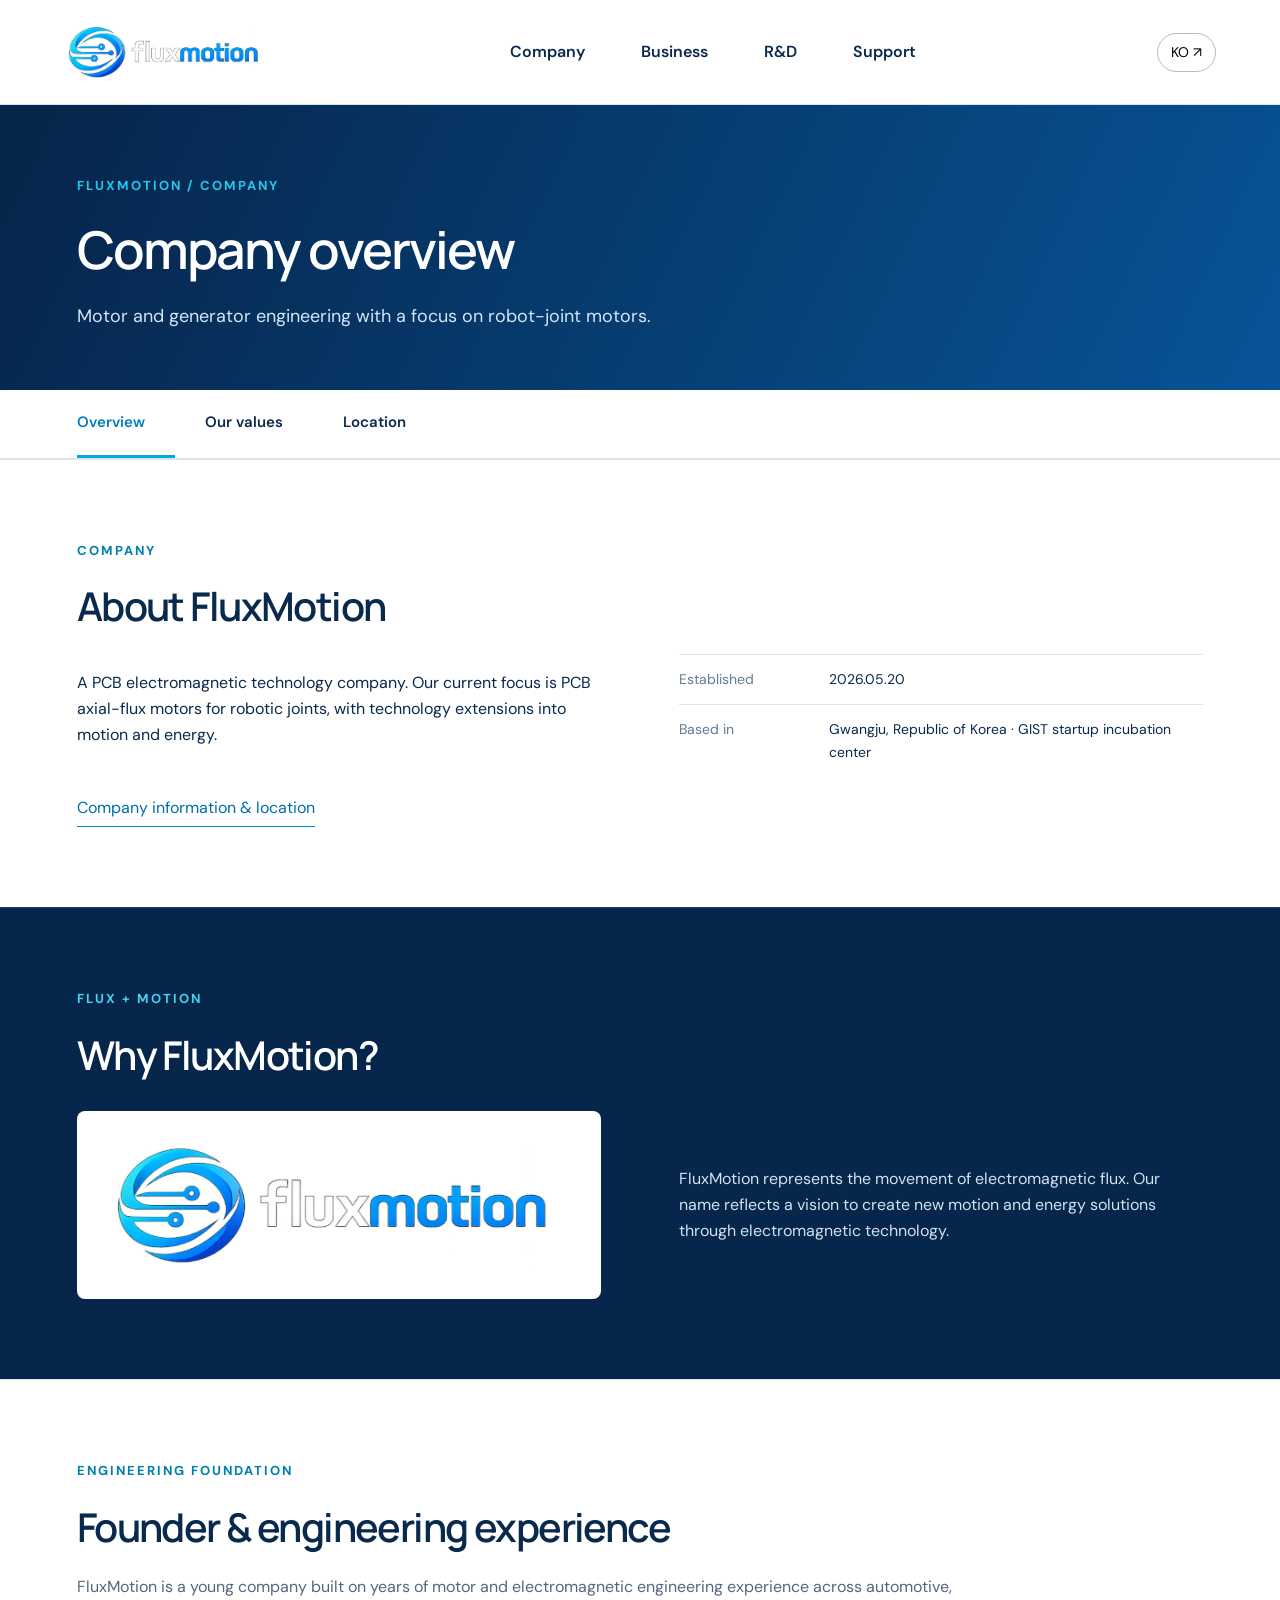
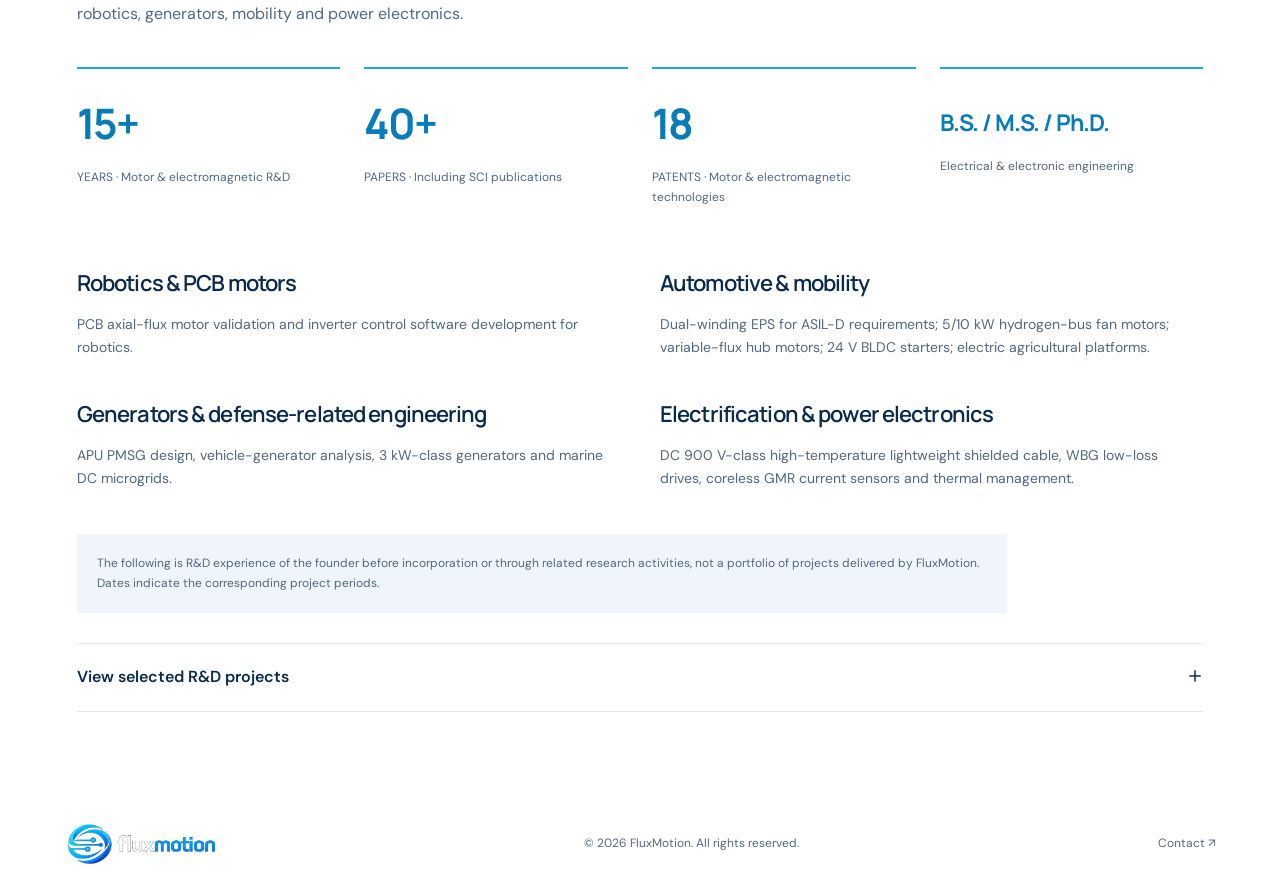
<file: company/index.html>
<!doctype html>
<html lang="en" data-page-ko="회사개요" data-page-en="Company overview"><head><meta charset="utf-8"><meta name="viewport" content="width=device-width, initial-scale=1"><title>Company overview | FluxMotion</title><meta name="description" content="FluxMotion develops PCB axial-flux motors for robotics. Physical prototypes, integrated inductance technology and a PCB electromagnetic platform for motion and energy."><meta name="theme-color" content="#062A5E"><link rel="icon" type="image/svg+xml" href="data:image/svg+xml,%3Csvg xmlns='http://www.w3.org/2000/svg' viewBox='0 0 32 32'%3E%3Crect width='32' height='32' rx='8' fill='%23062A5E'/%3E%3Cpath d='M9 25V7h15v4H13v4h9v4h-9v6' fill='%2319C5E8'/%3E%3C/svg%3E"><link rel="stylesheet" href="/style.css?v=20260919"><script src="/app.js?v=20260919" defer></script><link rel="stylesheet" href="/deeptech.css?v=20260919e"></head><body><a class="skip" href="#main">Skip to content</a><header class="site-header"><a class="brand official-brand" href="/" aria-label="FluxMotion home"><img src="/assets/fluxmotion-logo.png" alt="FluxMotion" width="230" height="64"></a><nav class="main-nav" aria-label="Main navigation"><button class="nav-trigger" type="button" aria-expanded="false" aria-controls="mega-menu" data-group="0"><span data-ko="회사소개" data-en="Company">Company</span></button><button class="nav-trigger" type="button" aria-expanded="false" aria-controls="mega-menu" data-group="1"><span data-ko="사업소개" data-en="Business">Business</span></button><button class="nav-trigger" type="button" aria-expanded="false" aria-controls="mega-menu" data-group="2"><span data-ko="연구개발" data-en="R&amp;D">R&D</span></button><button class="nav-trigger" type="button" aria-expanded="false" aria-controls="mega-menu" data-group="3"><span data-ko="고객지원" data-en="Support">Support</span></button></nav><button id="language" type="button" aria-label="한국어로 변경">KO ↗</button><button class="mobile-menu" type="button" aria-label="Open navigation" aria-expanded="false" aria-controls="mega-menu">☰</button><div id="mega-menu" class="mega-menu" hidden><div class="mega-inner"><div class="menu-brand">MOTION<br>ENGINEERED.</div><div class="menu-column"><p class="menu-heading" data-ko="회사소개" data-en="Company">Company</p><a href="/company/"><span data-ko="회사개요" data-en="Overview">Overview</span></a><a href="/values/"><span data-ko="경영이념" data-en="Our values">Our values</span></a><a href="/location/"><span data-ko="오시는길" data-en="Location">Location</span></a></div><div class="menu-column"><p class="menu-heading" data-ko="사업소개" data-en="Business">Business</p><a href="/robotics/"><span data-ko="로봇분야" data-en="Robotics">Robotics</span></a><a href="/defense/"><span data-ko="방산산업분야" data-en="Defense">Defense</span></a><a href="/generators/"><span data-ko="발전기 분야" data-en="Generators">Generators</span></a></div><div class="menu-column"><p class="menu-heading" data-ko="연구개발" data-en="R&amp;D">R&D</p><a href="/projects/"><span data-ko="진행 프로젝트" data-en="Projects">Projects</span></a></div><div class="menu-column"><p class="menu-heading" data-ko="고객지원" data-en="Support">Support</p><a href="/inquiry/"><span data-ko="고객문의" data-en="Contact">Contact</span></a></div></div></div></header><main id="main" class="inner-main"><section class="page-banner"><p class="eyebrow">FLUXMOTION / <span data-ko="회사소개" data-en="COMPANY">COMPANY</span></p><h1 data-ko="회사개요" data-en="Company overview">Company overview</h1><p data-ko="로봇관절 모터를 중심으로 모터·발전기 기술을 개발합니다." data-en="Motor and generator engineering with a focus on robot-joint motors.">Motor and generator engineering with a focus on robot-joint motors.</p></section><nav class="subnav" aria-label="Section navigation"><a href="/company/" aria-current="page"><span data-ko="회사개요" data-en="Overview">Overview</span></a><a href="/values/"><span data-ko="경영이념" data-en="Our values">Our values</span></a><a href="/location/"><span data-ko="오시는길" data-en="Location">Location</span></a></nav><div class="page-body deep-body"><section id="company" class="deep-section "><p class="eyebrow">COMPANY</p><h2 data-ko="플럭스모션" data-en="About FluxMotion">About FluxMotion</h2><div class="company-summary"><div><p data-ko="PCB 전자기 기술 기업. 현재의 중심은 로봇관절용 PCB 축방향 자속 모터이며, 모션과 에너지 분야로 기술을 확장합니다." data-en="A PCB electromagnetic technology company. Our current focus is PCB axial-flux motors for robotic joints, with technology extensions into motion and energy.">A PCB electromagnetic technology company. Our current focus is PCB axial-flux motors for robotic joints, with technology extensions into motion and energy.</p></div><dl><div><dt data-ko="설립" data-en="Established">Established</dt><dd>2026.05.20</dd></div><div><dt data-ko="소재지" data-en="Based in">Based in</dt><dd data-ko="대한민국 광주광역시 · GIST 창업보육센터" data-en="Gwangju, Republic of Korea · GIST startup incubation center">Gwangju, Republic of Korea · GIST startup incubation center</dd></div></dl></div><a class="text-link" href="/company/"><span data-ko="회사소개 및 오시는길" data-en="Company information &amp; location">Company information & location</span></a></section><section id="brand-story" class="deep-section navy-section"><p class="eyebrow">FLUX + MOTION</p><h2 data-ko="왜 FluxMotion인가?" data-en="Why FluxMotion?">Why FluxMotion?</h2><div class="brand-story-grid"><div class="logo-panel"><img src="/assets/fluxmotion-logo.png" alt="FluxMotion official logo" loading="lazy"></div><div><p data-ko="FluxMotion은 전자기 흐름(Flux)의 움직임(Motion)을 뜻합니다. 전동기와 발전기의 바탕이 되는 전자기 기술을 통해 새로운 모션과 에너지 솔루션을 만든다는 지향을 담았습니다." data-en="FluxMotion represents the movement of electromagnetic flux. Our name reflects a vision to create new motion and energy solutions through electromagnetic technology.">FluxMotion represents the movement of electromagnetic flux. Our name reflects a vision to create new motion and energy solutions through electromagnetic technology.</p></div></div></section><section id="founder" class="deep-section "><p class="eyebrow">ENGINEERING FOUNDATION</p><h2 data-ko="창업자와 엔지니어링 경험" data-en="Founder &amp; engineering experience">Founder & engineering experience</h2><p data-ko="플럭스모션은 모터·발전기·자동차·로보틱스·전동화 분야에서 축적한 R&amp;D 경험을 바탕으로 출발한 기업입니다." data-en="FluxMotion is a young company built on years of motor and electromagnetic engineering experience across automotive, robotics, generators, mobility and power electronics.">FluxMotion is a young company built on years of motor and electromagnetic engineering experience across automotive, robotics, generators, mobility and power electronics.</p><div class="credentials"><div><strong>15+</strong><span data-ko="년 · 모터·전자기 R&amp;D" data-en="YEARS · Motor &amp; electromagnetic R&amp;D">YEARS · Motor & electromagnetic R&D</span></div><div><strong>40+</strong><span data-ko="논문 · SCI 논문 포함" data-en="PAPERS · Including SCI publications">PAPERS · Including SCI publications</span></div><div><strong>18</strong><span data-ko="특허 · 모터·전자기 기술" data-en="PATENTS · Motor &amp; electromagnetic technologies">PATENTS · Motor & electromagnetic technologies</span></div><div><strong>B.S. / M.S. / Ph.D.</strong><span data-ko="전기·전자공학" data-en="Electrical &amp; electronic engineering">Electrical & electronic engineering</span></div></div><div class="experience-areas"><article><h3 data-ko="로보틱스·PCB 모터" data-en="Robotics &amp; PCB motors">Robotics & PCB motors</h3><p data-ko="로봇용 PCB 축방향 자속 모터 검증 및 인버터 제어 소프트웨어 개발" data-en="PCB axial-flux motor validation and inverter control software development for robotics.">PCB axial-flux motor validation and inverter control software development for robotics.</p></article><article><h3 data-ko="자동차·모빌리티" data-en="Automotive &amp; mobility">Automotive & mobility</h3><p data-ko="ASIL-D 요구 대응 이중권선 EPS, 수소버스 5/10 kW 팬모터, 가변자속 허브모터, 24 V BLDC 시동 및 전기구동 농기계" data-en="Dual-winding EPS for ASIL-D requirements; 5/10 kW hydrogen-bus fan motors; variable-flux hub motors; 24 V BLDC starters; electric agricultural platforms.">Dual-winding EPS for ASIL-D requirements; 5/10 kW hydrogen-bus fan motors; variable-flux hub motors; 24 V BLDC starters; electric agricultural platforms.</p></article><article><h3 data-ko="발전기·방산 관련 엔지니어링" data-en="Generators &amp; defense-related engineering">Generators & defense-related engineering</h3><p data-ko="보조동력장치용 PMSG, 차량용 발전기 전자기 해석, 3 kW급 발전기 및 선박 DC 마이크로그리드" data-en="APU PMSG design, vehicle-generator analysis, 3 kW-class generators and marine DC microgrids.">APU PMSG design, vehicle-generator analysis, 3 kW-class generators and marine DC microgrids.</p></article><article><h3 data-ko="전동화·전력전자" data-en="Electrification &amp; power electronics">Electrification & power electronics</h3><p data-ko="DC 900 V급 고내열 경량 차폐 케이블, WBG 저손실 구동, 코어리스 GMR 전류센서 및 열관리" data-en="DC 900 V-class high-temperature lightweight shielded cable, WBG low-loss drives, coreless GMR current sensors and thermal management.">DC 900 V-class high-temperature lightweight shielded cable, WBG low-loss drives, coreless GMR current sensors and thermal management.</p></article></div><p class="experience-disclosure" data-ko="아래는 창업자가 설립 이전 또는 관련 연구활동에서 수행·참여한 경력입니다. 플럭스모션 법인의 납품·완료 실적이 아닙니다. 표시된 기간은 해당 과제의 수행 기간입니다." data-en="The following is R&amp;D experience of the founder before incorporation or through related research activities, not a portfolio of projects delivered by FluxMotion. Dates indicate the corresponding project periods.">The following is R&D experience of the founder before incorporation or through related research activities, not a portfolio of projects delivered by FluxMotion. Dates indicate the corresponding project periods.</p><details class="founder-details"><summary><span data-ko="창업자 주요 R&amp;D 참여 과제 보기" data-en="View selected R&amp;D projects">View selected R&D projects</span><span aria-hidden="true">＋</span></summary><ol class="founder-projects"><li><time>2024.07.01 – 2027.12.31</time><p data-ko="미래 모빌리티용 DC 900 V급 비편조 고내열 경량 차폐 케이블 개발" data-en="Development of DC 900 V-Class Non-Braided, High-Temperature, Lightweight Shielded Cable for Future Mobility">Development of DC 900 V-Class Non-Braided, High-Temperature, Lightweight Shielded Cable for Future Mobility</p></li><li><time>2024.07.01 – 2027.12.31</time><p data-ko="가혹 운전조건 대응 수소상용차 냉각 모듈 패키지 기술 개발" data-en="Development of Cooling Module Package Technology for Hydrogen Commercial Vehicles under Severe Operating Conditions">Development of Cooling Module Package Technology for Hydrogen Commercial Vehicles under Severe Operating Conditions</p></li><li><time>2024.04.01 – 2026.12.31</time><p data-ko="ASIL-D 요구사항 대응 이중권선 고안전 EPS 모터 시스템 개발" data-en="Development of a High-Safety EPS Motor System with Dual Windings for ASIL-D Requirements">Development of a High-Safety EPS Motor System with Dual Windings for ASIL-D Requirements</p></li><li><time>2022.04.01 – 2024.12.31</time><p data-ko="수소전기버스 효율 및 시장 경쟁력 향상을 위한 열관리 기술 개발" data-en="Development of Thermal Management Technology for Improved Efficiency and Market Competitiveness of Hydrogen Electric Buses">Development of Thermal Management Technology for Improved Efficiency and Market Competitiveness of Hydrogen Electric Buses</p></li><li><time>2022.04.01 – 2025.12.31</time><p data-ko="다목적 농작업을 위한 전기구동 조사료 수확기 플랫폼 개발" data-en="Development of an Electrically Driven Forage Harvester Platform for Multiple Agricultural Operations">Development of an Electrically Driven Forage Harvester Platform for Multiple Agricultural Operations</p></li><li><time>2019.12.01 – 2020.11.30</time><p data-ko="하이브리드 스포크 회전자를 적용한 3 kW급 발전기 개발" data-en="Development of a 3 kW-Class Generator with a Hybrid Spoke Rotor">Development of a 3 kW-Class Generator with a Hybrid Spoke Rotor</p></li><li><time>2018.07.01 – 2020.12.31</time><p data-ko="전기구동 CUV용 코어리스 GMR 전류센서 개발" data-en="Development of a Coreless GMR Current Sensor for Electric-Drive CUV Applications">Development of a Coreless GMR Current Sensor for Electric-Drive CUV Applications</p></li><li><time>2018.05.01 – 2021.12.31</time><p data-ko="WBG 소자 저손실 구동 공통기술 개발" data-en="Development of Common Technologies for Low-Loss WBG Device Drives">Development of Common Technologies for Low-Loss WBG Device Drives</p></li><li><time>2017.05.01 – 2019.12.31</time><p data-ko="상용차 공회전 정지용 24 V BLDC 시동·제어 시스템 개발" data-en="Development of a 24 V BLDC Starter and Control System for Commercial Vehicle Idle-Stop Applications">Development of a 24 V BLDC Starter and Control System for Commercial Vehicle Idle-Stop Applications</p></li><li><time>2014.12.01 – 2018.09.01</time><p data-ko="500마력급 선박 DC 마이크로그리드 시스템 개발" data-en="Development of a 500 hp-Class Marine DC Microgrid System">Development of a 500 hp-Class Marine DC Microgrid System</p></li><li><time>2015.04.01 – 2017.05.31</time><p data-ko="퍼스널 모빌리티용 가변자속 허브모터 개발" data-en="Development of a Variable-Flux Hub Motor for Personal Mobility">Development of a Variable-Flux Hub Motor for Personal Mobility</p></li><li><time>2025.03.03 – 2026.02.27</time><p data-ko="로봇용 PCB 축방향 자속 모터 검증 및 인버터 제어 소프트웨어 개발" data-en="PCB Axial-Flux Motor Validation and Inverter Control Software Development for Robotics">PCB Axial-Flux Motor Validation and Inverter Control Software Development for Robotics</p></li><li><time>2026.01.16 – 2026.03.15</time><p data-ko="K2 보조동력장치용 영구자석 동기발전기(PMSG) 설계" data-en="Permanent Magnet Synchronous Generator (PMSG) Design for K2 Auxiliary Power Unit">Permanent Magnet Synchronous Generator (PMSG) Design for K2 Auxiliary Power Unit</p></li><li><time>2026.04.01 – 2026.05.15</time><p data-ko="차량용 발전기 전자기 해석" data-en="Electromagnetic Analysis of Vehicle Generator">Electromagnetic Analysis of Vehicle Generator</p></li><li><time>2025.10.20 – 2025.12.19</time><p data-ko="K2 전차 APU-PMSG 설계" data-en="K2 Main Battle Tank APU-PMSG Design">K2 Main Battle Tank APU-PMSG Design</p></li><li><time>2024.01.12 – 2024.07.11</time><p data-ko="수소전기버스용 5 kW 및 10 kW 냉각 팬모터 설계" data-en="5 kW and 10 kW Cooling-Fan Motor Design for Hydrogen Electric Buses">5 kW and 10 kW Cooling-Fan Motor Design for Hydrogen Electric Buses</p></li><li><time>2023.06.01 – 2023.07.31</time><p data-ko="500 W급 헤어핀 모터 설계" data-en="500 W-Class Hairpin Motor Design">500 W-Class Hairpin Motor Design</p></li><li><time>2021.04.01 – 2021.06.30</time><p data-ko="전류센서 전자기 해석" data-en="Electromagnetic Analysis of Current Sensors">Electromagnetic Analysis of Current Sensors</p></li></ol></details></section></div></main><footer><a class="brand official-brand" href="/" aria-label="FluxMotion home"><img src="/assets/fluxmotion-logo.png" alt="FluxMotion" width="230" height="64"></a><span data-ko="© 2026 주식회사 플럭스모션. All rights reserved." data-en="© 2026 FluxMotion. All rights reserved.">© 2026 FluxMotion. All rights reserved.</span><a href="/inquiry/"><span data-ko="고객문의 ↗" data-en="Contact ↗">Contact ↗</span></a></footer></body></html>
</file>
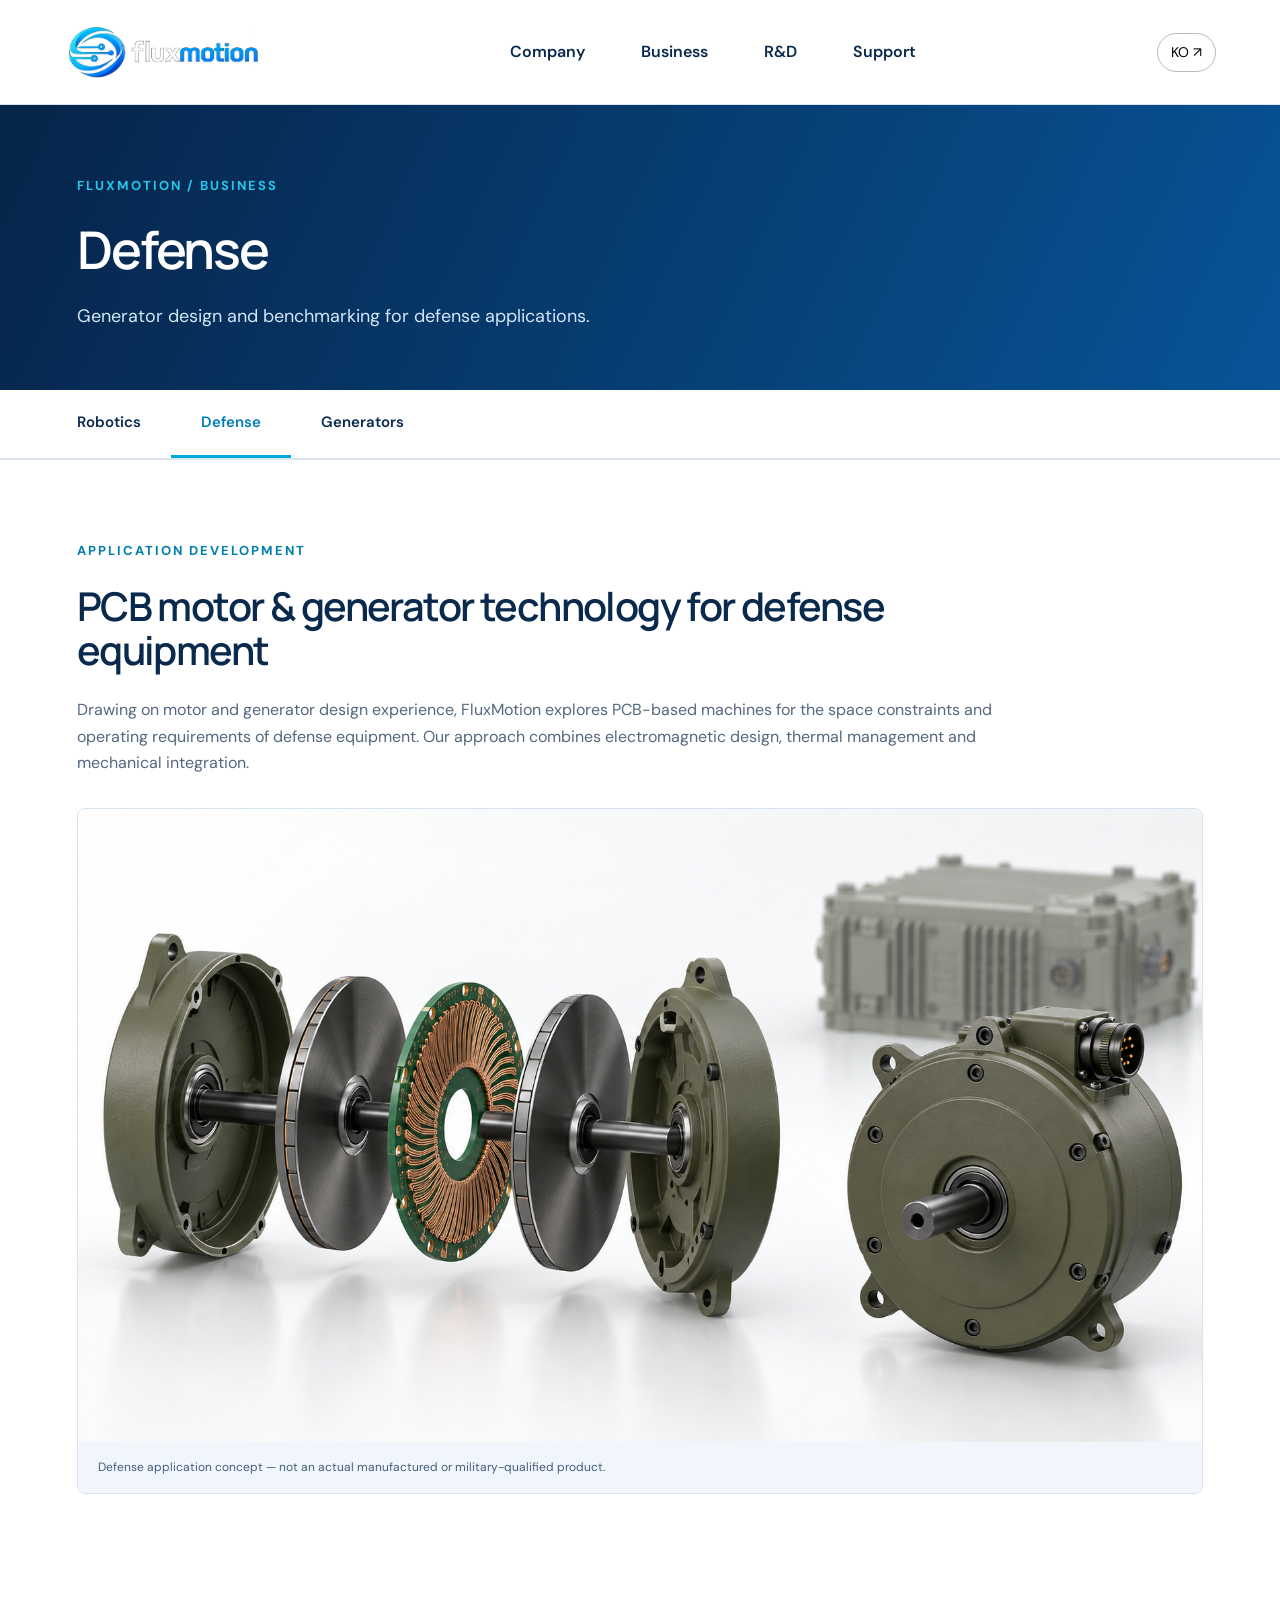
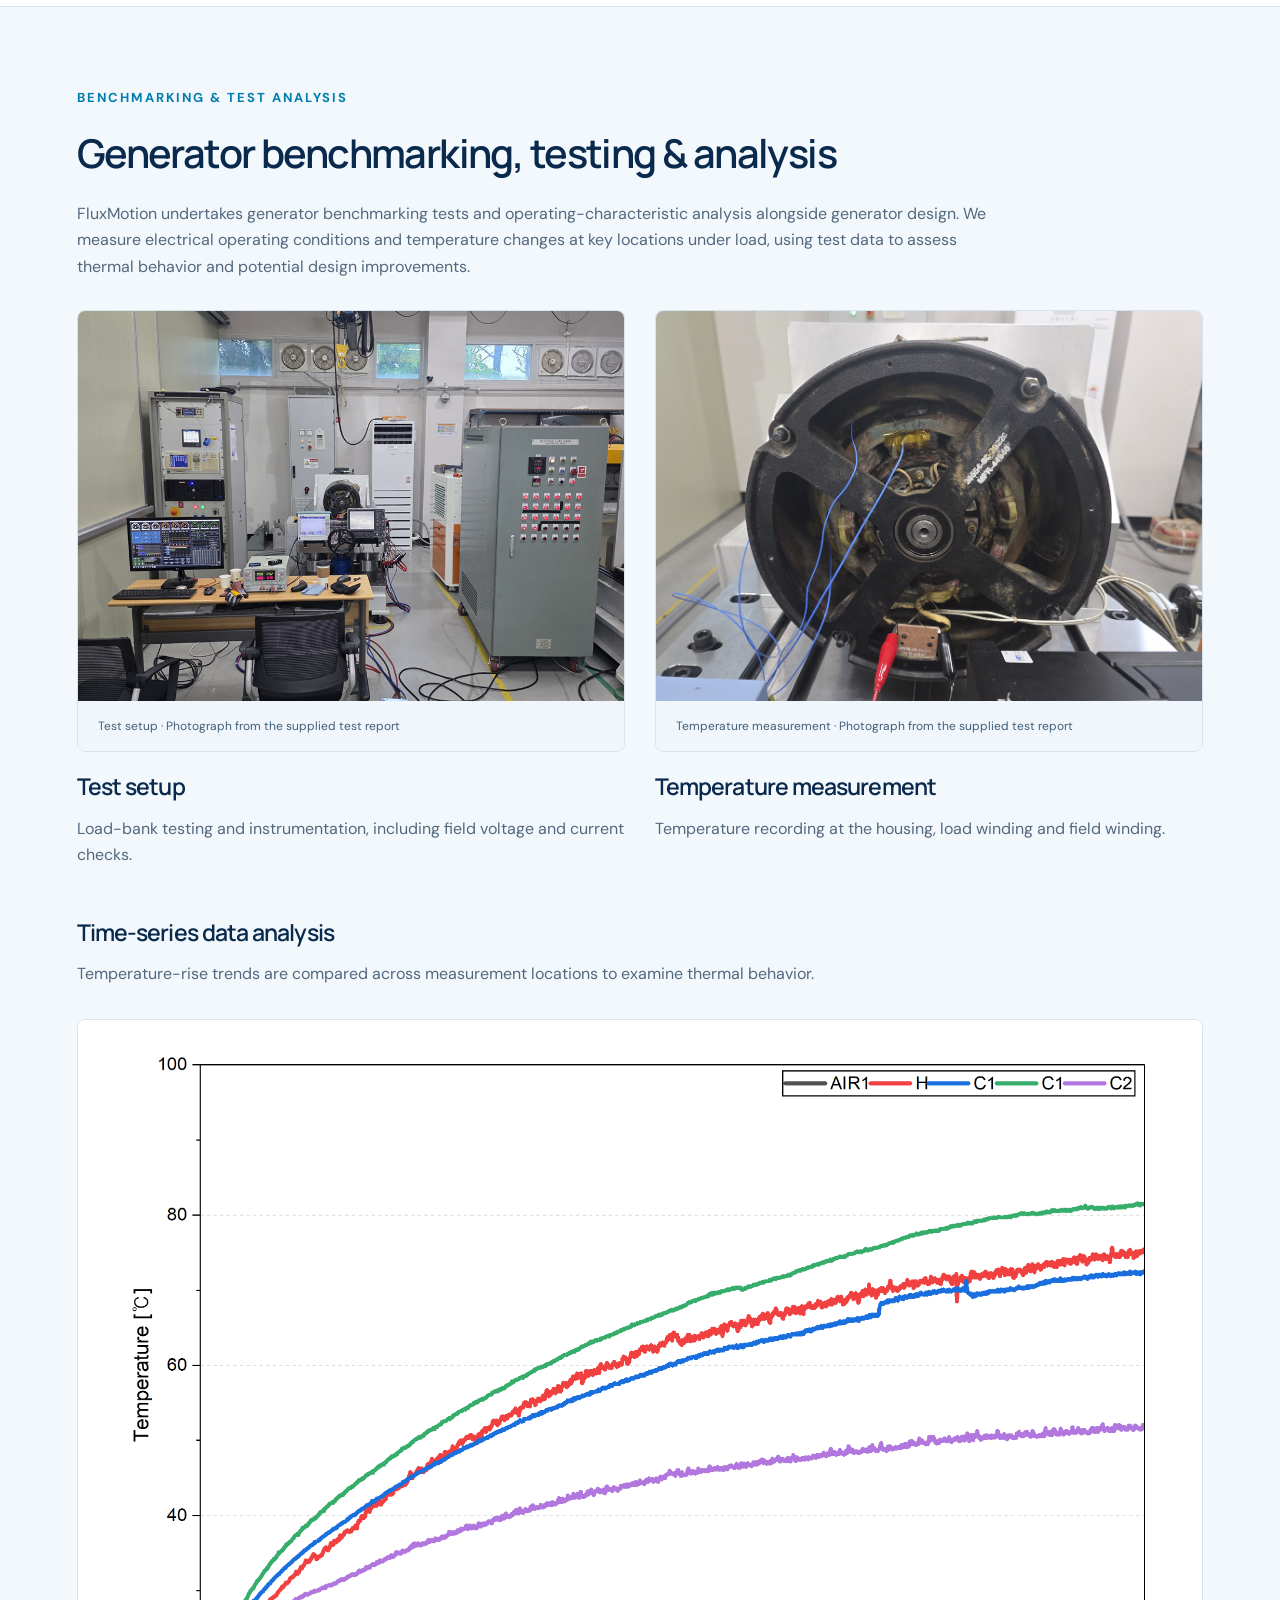
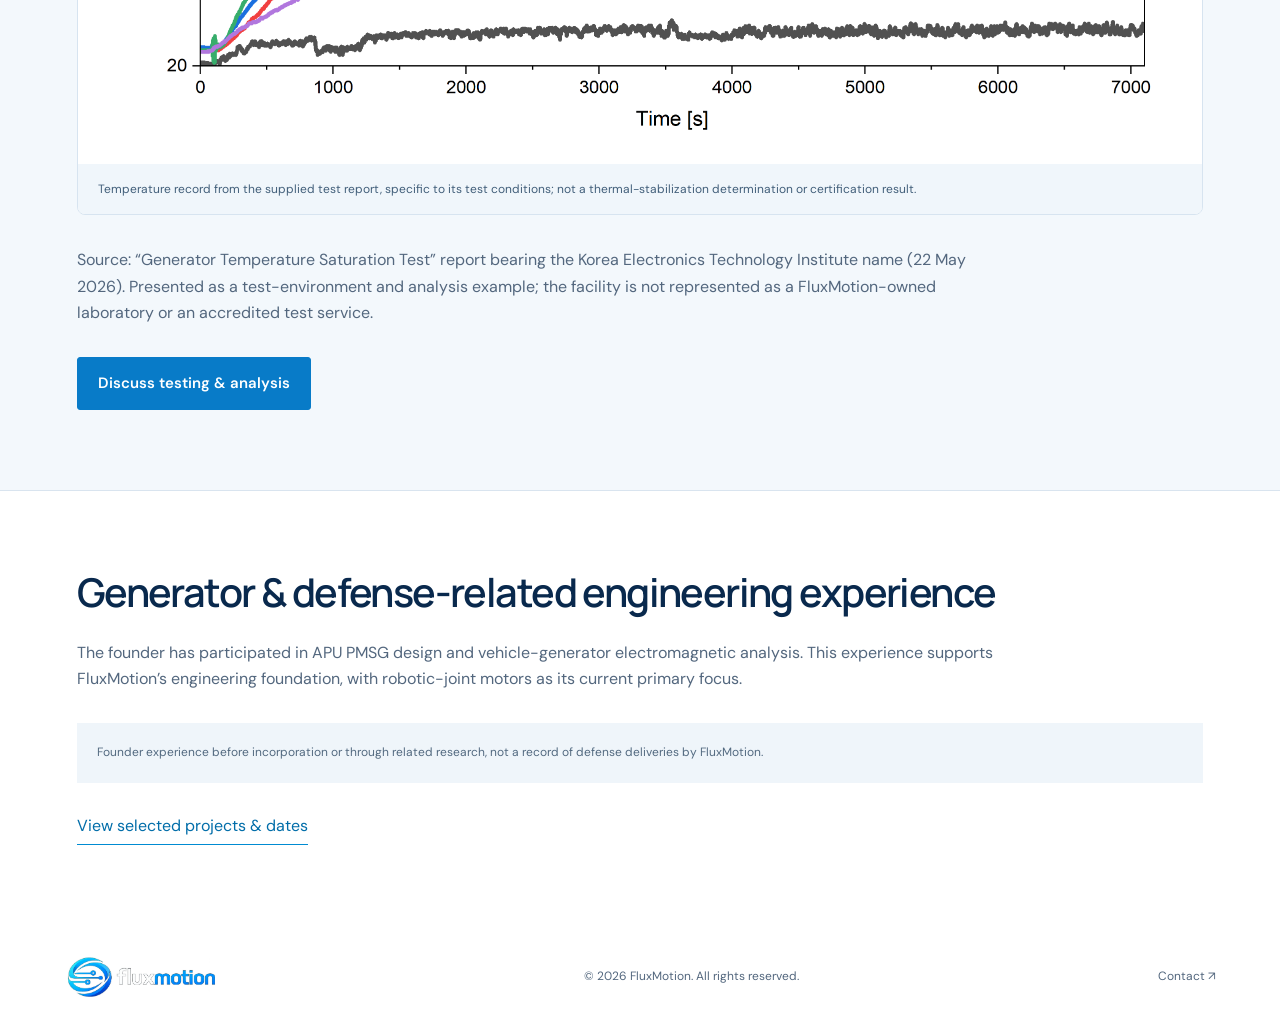
<file: defense/index.html>
<!doctype html>
<html lang="en" data-page-ko="방산산업분야" data-page-en="Defense"><head><meta charset="utf-8"><meta name="viewport" content="width=device-width, initial-scale=1"><title>Defense | FluxMotion</title><meta name="description" content="FluxMotion develops PCB axial-flux motors for robotics. Physical prototypes, integrated inductance technology and a PCB electromagnetic platform for motion and energy."><meta name="theme-color" content="#062A5E"><link rel="icon" type="image/svg+xml" href="data:image/svg+xml,%3Csvg xmlns='http://www.w3.org/2000/svg' viewBox='0 0 32 32'%3E%3Crect width='32' height='32' rx='8' fill='%23062A5E'/%3E%3Cpath d='M9 25V7h15v4H13v4h9v4h-9v6' fill='%2319C5E8'/%3E%3C/svg%3E"><link rel="stylesheet" href="/style.css?v=20260919"><script src="/app.js?v=20260919" defer></script><link rel="stylesheet" href="/deeptech.css?v=20260919e"></head><body><a class="skip" href="#main">Skip to content</a><header class="site-header"><a class="brand official-brand" href="/" aria-label="FluxMotion home"><img src="/assets/fluxmotion-logo.png" alt="FluxMotion" width="230" height="64"></a><nav class="main-nav" aria-label="Main navigation"><button class="nav-trigger" type="button" aria-expanded="false" aria-controls="mega-menu" data-group="0"><span data-ko="회사소개" data-en="Company">Company</span></button><button class="nav-trigger" type="button" aria-expanded="false" aria-controls="mega-menu" data-group="1"><span data-ko="사업소개" data-en="Business">Business</span></button><button class="nav-trigger" type="button" aria-expanded="false" aria-controls="mega-menu" data-group="2"><span data-ko="연구개발" data-en="R&amp;D">R&D</span></button><button class="nav-trigger" type="button" aria-expanded="false" aria-controls="mega-menu" data-group="3"><span data-ko="고객지원" data-en="Support">Support</span></button></nav><button id="language" type="button" aria-label="한국어로 변경">KO ↗</button><button class="mobile-menu" type="button" aria-label="Open navigation" aria-expanded="false" aria-controls="mega-menu">☰</button><div id="mega-menu" class="mega-menu" hidden><div class="mega-inner"><div class="menu-brand">MOTION<br>ENGINEERED.</div><div class="menu-column"><p class="menu-heading" data-ko="회사소개" data-en="Company">Company</p><a href="/company/"><span data-ko="회사개요" data-en="Overview">Overview</span></a><a href="/values/"><span data-ko="경영이념" data-en="Our values">Our values</span></a><a href="/location/"><span data-ko="오시는길" data-en="Location">Location</span></a></div><div class="menu-column"><p class="menu-heading" data-ko="사업소개" data-en="Business">Business</p><a href="/robotics/"><span data-ko="로봇분야" data-en="Robotics">Robotics</span></a><a href="/defense/"><span data-ko="방산산업분야" data-en="Defense">Defense</span></a><a href="/generators/"><span data-ko="발전기 분야" data-en="Generators">Generators</span></a></div><div class="menu-column"><p class="menu-heading" data-ko="연구개발" data-en="R&amp;D">R&D</p><a href="/projects/"><span data-ko="진행 프로젝트" data-en="Projects">Projects</span></a></div><div class="menu-column"><p class="menu-heading" data-ko="고객지원" data-en="Support">Support</p><a href="/inquiry/"><span data-ko="고객문의" data-en="Contact">Contact</span></a></div></div></div></header><main id="main" class="inner-main"><section class="page-banner"><p class="eyebrow">FLUXMOTION / <span data-ko="사업소개" data-en="BUSINESS">BUSINESS</span></p><h1 data-ko="방산산업분야" data-en="Defense">Defense</h1><p data-ko="국방용 발전기 설계와 벤치마킹" data-en="Generator design and benchmarking for defense applications.">Generator design and benchmarking for defense applications.</p></section><nav class="subnav" aria-label="Section navigation"><a href="/robotics/"><span data-ko="로봇분야" data-en="Robotics">Robotics</span></a><a href="/defense/" aria-current="page"><span data-ko="방산산업분야" data-en="Defense">Defense</span></a><a href="/generators/"><span data-ko="발전기 분야" data-en="Generators">Generators</span></a></nav><div class="page-body deep-body"><section id="defense-technology" class="deep-section"><p class="eyebrow">APPLICATION DEVELOPMENT</p><h2 data-ko="국방 장비를 위한 PCB 모터·발전기 기술" data-en="PCB motor &amp; generator technology for defense equipment">PCB motor &amp; generator technology for defense equipment</h2><p data-ko="플럭스모션은 모터·발전기 설계 경험을 바탕으로, 국방 장비의 공간 제약과 운전 요구조건에 맞춘 PCB 기반 전동기·발전기 적용을 검토합니다. 전자기 설계와 열관리, 기구 통합을 함께 고려하는 맞춤형 개발을 지향합니다." data-en="Drawing on motor and generator design experience, FluxMotion explores PCB-based machines for the space constraints and operating requirements of defense equipment. Our approach combines electromagnetic design, thermal management and mechanical integration.">Drawing on motor and generator design experience, FluxMotion explores PCB-based machines for the space constraints and operating requirements of defense equipment. Our approach combines electromagnetic design, thermal management and mechanical integration.</p><figure class="technical-illustration"><a href="/assets/defense-pcb-concept.png" target="_blank" rel="noopener"><img loading="lazy" src="/assets/defense-pcb-concept.png" alt="Defense application concept — not an actual manufactured or military-qualified product."></a><figcaption data-ko="국방 분야 적용 개념 이미지 — 실제 제작품이나 군용 규격 인증 제품을 의미하지 않습니다." data-en="Defense application concept — not an actual manufactured or military-qualified product.">Defense application concept — not an actual manufactured or military-qualified product.</figcaption></figure></section><section id="generator-testing" class="deep-section light-section"><p class="eyebrow">BENCHMARKING & TEST ANALYSIS</p><h2 data-ko="발전기 벤치마킹 및 시험·분석" data-en="Generator benchmarking, testing &amp; analysis">Generator benchmarking, testing &amp; analysis</h2><p data-ko="플럭스모션은 발전기 설계와 함께 벤치마킹 시험 및 운전 특성 분석 업무를 수행합니다. 부하 조건에서 전기적 운전 상태와 주요 부위의 온도 변화를 측정하고, 시험 데이터를 바탕으로 발열 특성과 설계 개선 방향을 검토합니다." data-en="FluxMotion undertakes generator benchmarking tests and operating-characteristic analysis alongside generator design. We measure electrical operating conditions and temperature changes at key locations under load, using test data to assess thermal behavior and potential design improvements.">FluxMotion undertakes generator benchmarking tests and operating-characteristic analysis alongside generator design. We measure electrical operating conditions and temperature changes at key locations under load, using test data to assess thermal behavior and potential design improvements.</p><div class="test-evidence-grid"><article><figure class="technical-illustration"><a href="/assets/generator-test-setup.png" target="_blank" rel="noopener"><img loading="lazy" src="/assets/generator-test-setup.png" alt="Test setup · Photograph from the supplied test report"></a><figcaption data-ko="시험 구성 · 제공된 시험 보고서 사진" data-en="Test setup · Photograph from the supplied test report">Test setup · Photograph from the supplied test report</figcaption></figure><h3 data-ko="시험 구성" data-en="Test setup">Test setup</h3><p data-ko="로드뱅크와 계측기를 활용한 부하 시험 및 계자 전압·전류 확인" data-en="Load-bank testing and instrumentation, including field voltage and current checks.">Load-bank testing and instrumentation, including field voltage and current checks.</p></article><article><figure class="technical-illustration"><a href="/assets/generator-temperature-sensors.png" target="_blank" rel="noopener"><img loading="lazy" src="/assets/generator-temperature-sensors.png" alt="Temperature measurement · Photograph from the supplied test report"></a><figcaption data-ko="온도 측정 · 제공된 시험 보고서 사진" data-en="Temperature measurement · Photograph from the supplied test report">Temperature measurement · Photograph from the supplied test report</figcaption></figure><h3 data-ko="온도 측정" data-en="Temperature measurement">Temperature measurement</h3><p data-ko="하우징·부하 권선·계자 권선의 온도 변화 기록" data-en="Temperature recording at the housing, load winding and field winding.">Temperature recording at the housing, load winding and field winding.</p></article></div><h3 data-ko="시간별 데이터 분석" data-en="Time-series data analysis">Time-series data analysis</h3><p data-ko="시간에 따른 온도 상승과 부위별 특성을 비교하여 발열 거동을 검토합니다." data-en="Temperature-rise trends are compared across measurement locations to examine thermal behavior.">Temperature-rise trends are compared across measurement locations to examine thermal behavior.</p><figure class="technical-illustration"><a href="/assets/generator-temperature-record.png" target="_blank" rel="noopener"><img loading="lazy" src="/assets/generator-temperature-record.png" alt="Temperature record from the supplied test report, specific to its test conditions; not a thermal-stabilization determination or certification result."></a><figcaption data-ko="제공된 시험 보고서의 온도 기록 예시 · 해당 시험 조건의 데이터이며, 온도 포화 판정이나 인증 결과를 의미하지 않습니다." data-en="Temperature record from the supplied test report, specific to its test conditions; not a thermal-stabilization determination or certification result.">Temperature record from the supplied test report, specific to its test conditions; not a thermal-stabilization determination or certification result.</figcaption></figure><p data-ko="자료 출처: 한국전자기술연구원 표기 「발전기 온도 포화 시험」 보고서(2026.05.22). 시험 환경 및 분석 사례 소개용으로, 플럭스모션 자체 보유 시험실이나 공인시험기관을 의미하지 않습니다." data-en="Source: “Generator Temperature Saturation Test” report bearing the Korea Electronics Technology Institute name (22 May 2026). Presented as a test-environment and analysis example; the facility is not represented as a FluxMotion-owned laboratory or an accredited test service.">Source: “Generator Temperature Saturation Test” report bearing the Korea Electronics Technology Institute name (22 May 2026). Presented as a test-environment and analysis example; the facility is not represented as a FluxMotion-owned laboratory or an accredited test service.</p><a class="button" href="/inquiry/"><span data-ko="시험·분석 문의" data-en="Discuss testing &amp; analysis">Discuss testing &amp; analysis</span></a></section><section id="defense-background" class="deep-section "><h2 data-ko="발전기·방산 관련 엔지니어링 경험" data-en="Generator &amp; defense-related engineering experience">Generator & defense-related engineering experience</h2><p data-ko="창업자는 보조동력장치용 PMSG 설계와 차량용 발전기 전자기 해석 등 관련 연구활동에 참여했습니다. 이 경험은 로봇관절 모터를 중심으로 하는 플럭스모션의 전자기 설계 기반을 뒷받침합니다." data-en="The founder has participated in APU PMSG design and vehicle-generator electromagnetic analysis. This experience supports FluxMotion’s engineering foundation, with robotic-joint motors as its current primary focus.">The founder has participated in APU PMSG design and vehicle-generator electromagnetic analysis. This experience supports FluxMotion’s engineering foundation, with robotic-joint motors as its current primary focus.</p><div class="experience-disclosure"><span data-ko="설립 이전 및 관련 연구 경력으로, 플럭스모션 법인의 방산 납품 실적을 의미하지 않습니다." data-en="Founder experience before incorporation or through related research, not a record of defense deliveries by FluxMotion.">Founder experience before incorporation or through related research, not a record of defense deliveries by FluxMotion.</span></div><a class="text-link" href="/company/#founder"><span data-ko="참여 과제와 기간 확인" data-en="View selected projects &amp; dates">View selected projects & dates</span></a></section></div></main><footer><a class="brand official-brand" href="/" aria-label="FluxMotion home"><img src="/assets/fluxmotion-logo.png" alt="FluxMotion" width="230" height="64"></a><span data-ko="© 2026 주식회사 플럭스모션. All rights reserved." data-en="© 2026 FluxMotion. All rights reserved.">© 2026 FluxMotion. All rights reserved.</span><a href="/inquiry/"><span data-ko="고객문의 ↗" data-en="Contact ↗">Contact ↗</span></a></footer></body></html>
</file>
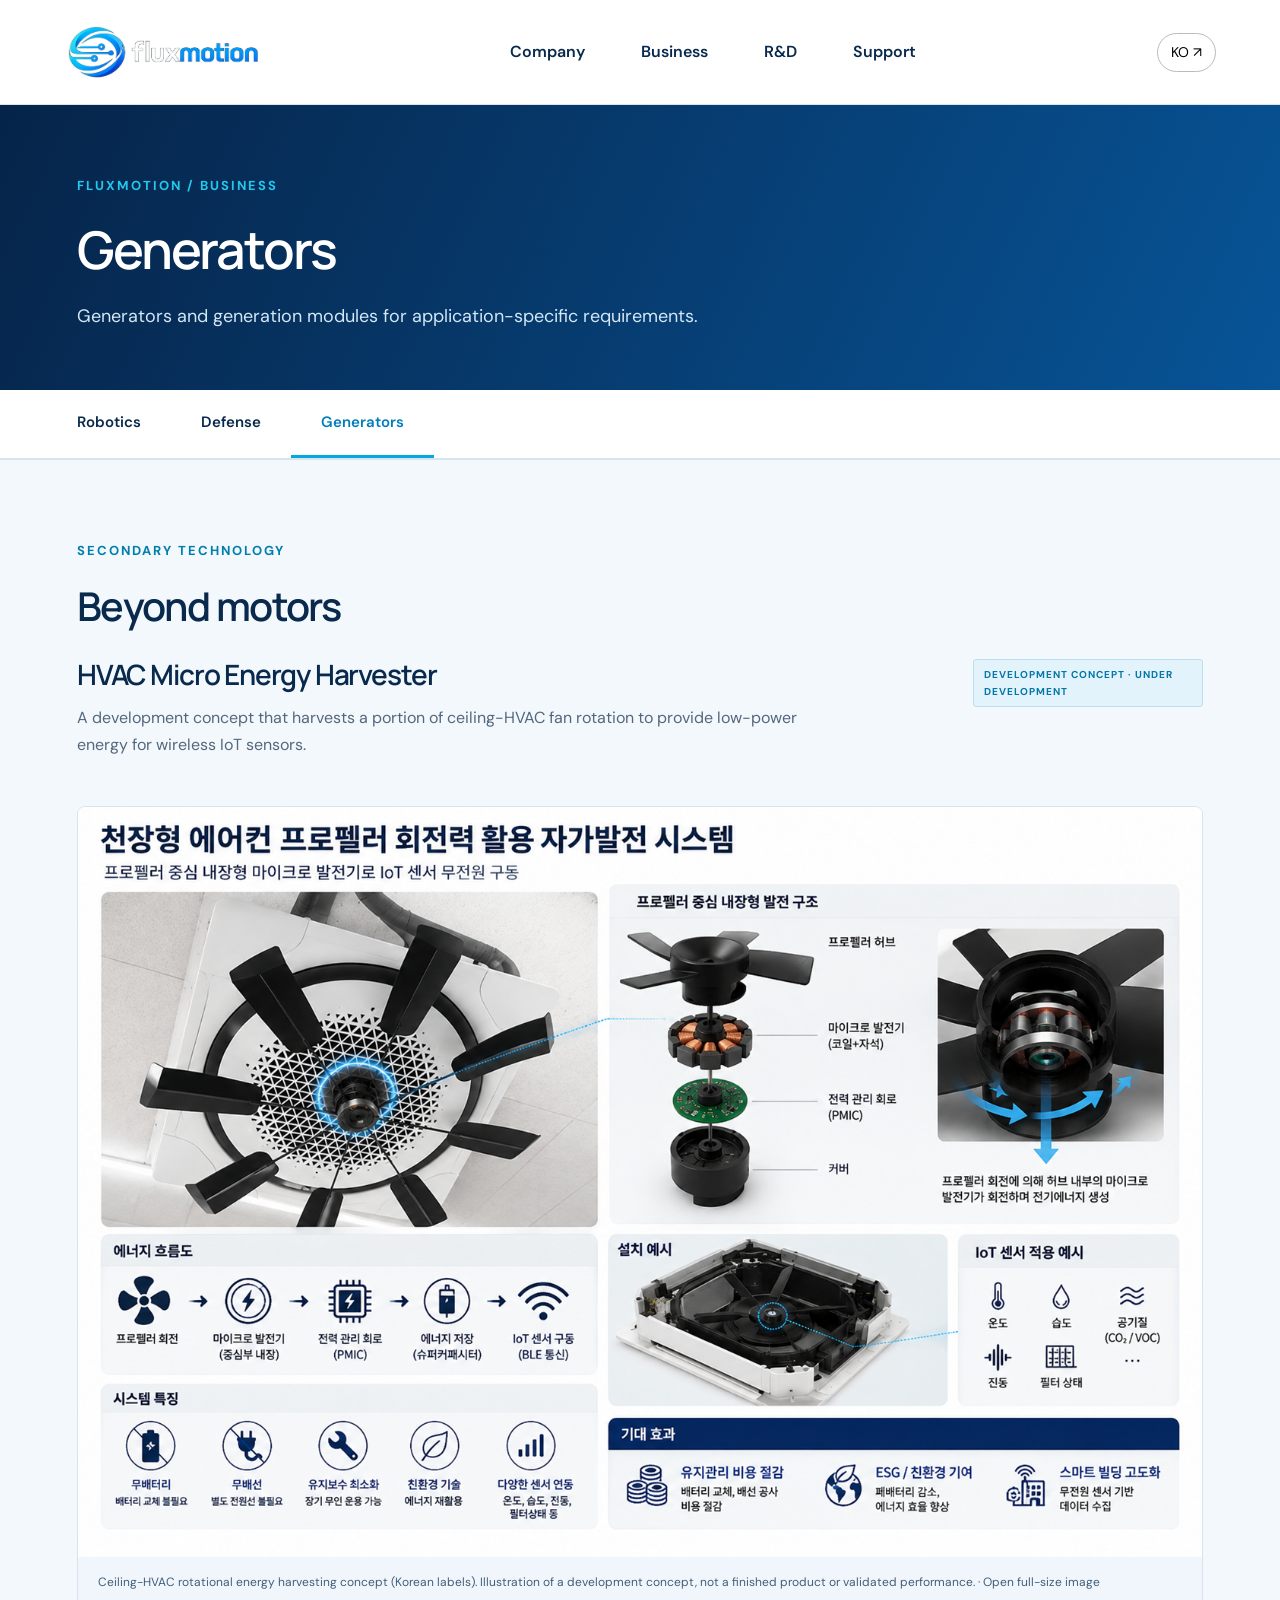
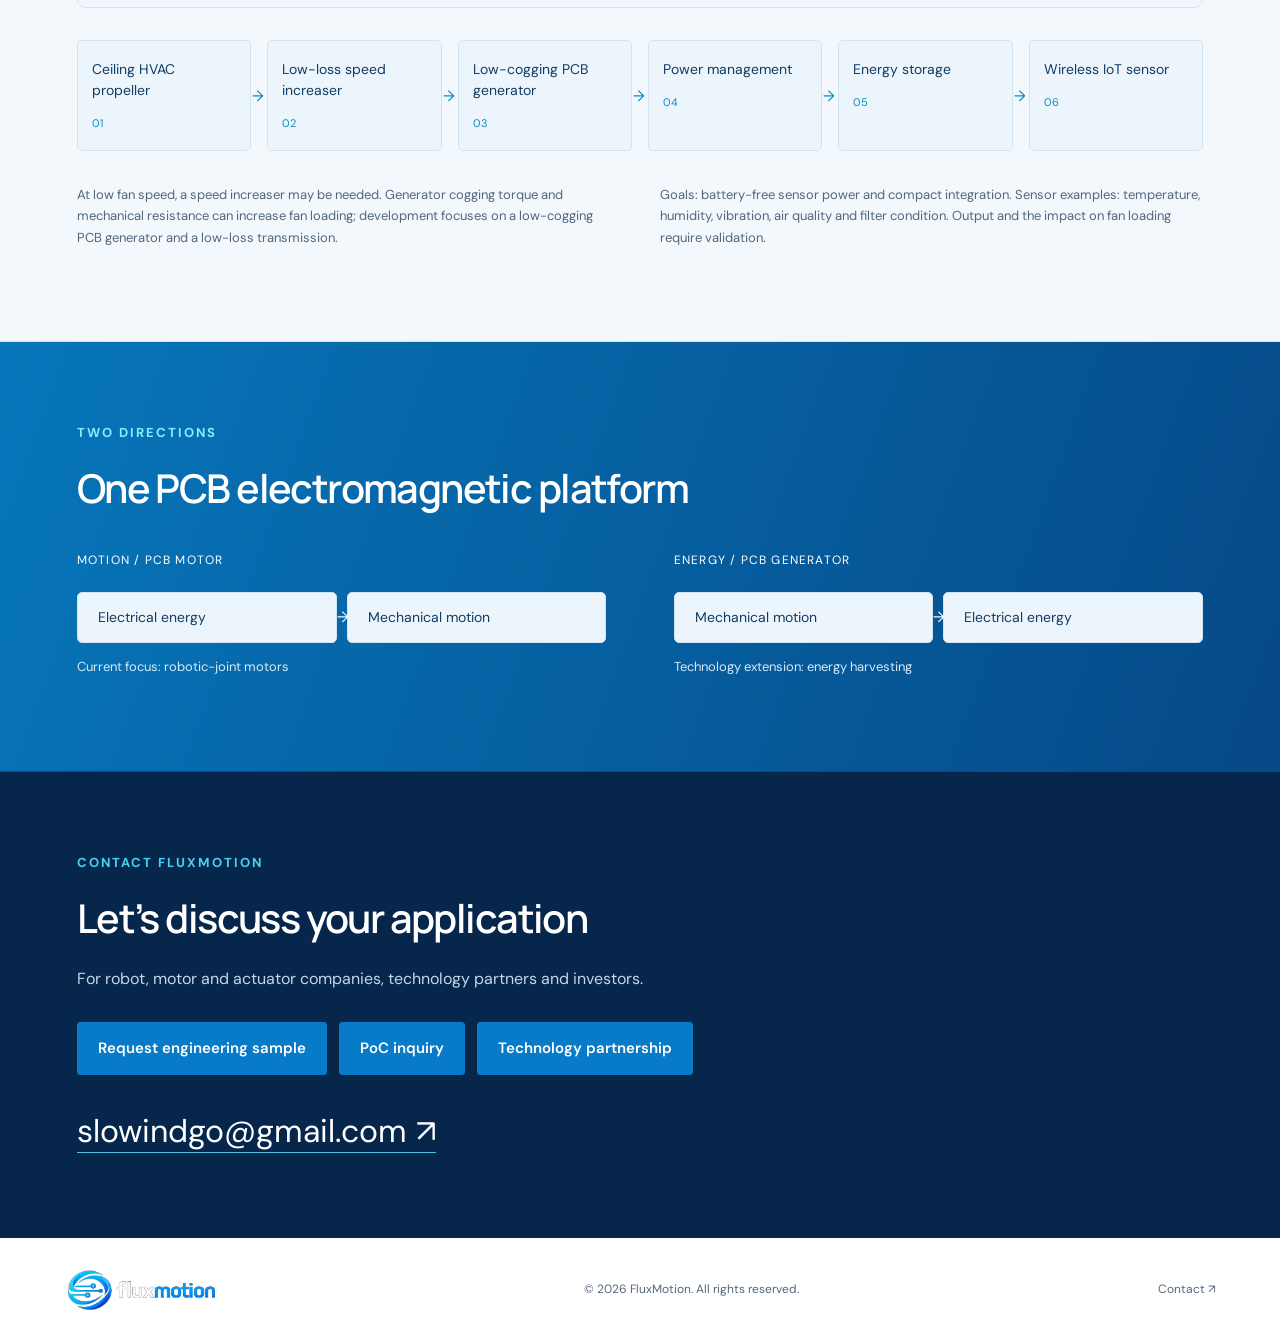
<file: generators/index.html>
<!doctype html>
<html lang="en" data-page-ko="발전기 분야" data-page-en="Generators"><head><meta charset="utf-8"><meta name="viewport" content="width=device-width, initial-scale=1"><title>Generators | FluxMotion</title><meta name="description" content="FluxMotion develops PCB axial-flux motors for robotics. Physical prototypes, integrated inductance technology and a PCB electromagnetic platform for motion and energy."><meta name="theme-color" content="#062A5E"><link rel="icon" type="image/svg+xml" href="data:image/svg+xml,%3Csvg xmlns='http://www.w3.org/2000/svg' viewBox='0 0 32 32'%3E%3Crect width='32' height='32' rx='8' fill='%23062A5E'/%3E%3Cpath d='M9 25V7h15v4H13v4h9v4h-9v6' fill='%2319C5E8'/%3E%3C/svg%3E"><link rel="stylesheet" href="/style.css?v=20260919"><script src="/app.js?v=20260919" defer></script><link rel="stylesheet" href="/deeptech.css?v=20260919e"></head><body><a class="skip" href="#main">Skip to content</a><header class="site-header"><a class="brand official-brand" href="/" aria-label="FluxMotion home"><img src="/assets/fluxmotion-logo.png" alt="FluxMotion" width="230" height="64"></a><nav class="main-nav" aria-label="Main navigation"><button class="nav-trigger" type="button" aria-expanded="false" aria-controls="mega-menu" data-group="0"><span data-ko="회사소개" data-en="Company">Company</span></button><button class="nav-trigger" type="button" aria-expanded="false" aria-controls="mega-menu" data-group="1"><span data-ko="사업소개" data-en="Business">Business</span></button><button class="nav-trigger" type="button" aria-expanded="false" aria-controls="mega-menu" data-group="2"><span data-ko="연구개발" data-en="R&amp;D">R&D</span></button><button class="nav-trigger" type="button" aria-expanded="false" aria-controls="mega-menu" data-group="3"><span data-ko="고객지원" data-en="Support">Support</span></button></nav><button id="language" type="button" aria-label="한국어로 변경">KO ↗</button><button class="mobile-menu" type="button" aria-label="Open navigation" aria-expanded="false" aria-controls="mega-menu">☰</button><div id="mega-menu" class="mega-menu" hidden><div class="mega-inner"><div class="menu-brand">MOTION<br>ENGINEERED.</div><div class="menu-column"><p class="menu-heading" data-ko="회사소개" data-en="Company">Company</p><a href="/company/"><span data-ko="회사개요" data-en="Overview">Overview</span></a><a href="/values/"><span data-ko="경영이념" data-en="Our values">Our values</span></a><a href="/location/"><span data-ko="오시는길" data-en="Location">Location</span></a></div><div class="menu-column"><p class="menu-heading" data-ko="사업소개" data-en="Business">Business</p><a href="/robotics/"><span data-ko="로봇분야" data-en="Robotics">Robotics</span></a><a href="/defense/"><span data-ko="방산산업분야" data-en="Defense">Defense</span></a><a href="/generators/"><span data-ko="발전기 분야" data-en="Generators">Generators</span></a></div><div class="menu-column"><p class="menu-heading" data-ko="연구개발" data-en="R&amp;D">R&D</p><a href="/projects/"><span data-ko="진행 프로젝트" data-en="Projects">Projects</span></a></div><div class="menu-column"><p class="menu-heading" data-ko="고객지원" data-en="Support">Support</p><a href="/inquiry/"><span data-ko="고객문의" data-en="Contact">Contact</span></a></div></div></div></header><main id="main" class="inner-main"><section class="page-banner"><p class="eyebrow">FLUXMOTION / <span data-ko="사업소개" data-en="BUSINESS">BUSINESS</span></p><h1 data-ko="발전기 분야" data-en="Generators">Generators</h1><p data-ko="적용 조건에 맞춘 발전기와 발전모듈 개발" data-en="Generators and generation modules for application-specific requirements.">Generators and generation modules for application-specific requirements.</p></section><nav class="subnav" aria-label="Section navigation"><a href="/robotics/"><span data-ko="로봇분야" data-en="Robotics">Robotics</span></a><a href="/defense/"><span data-ko="방산산업분야" data-en="Defense">Defense</span></a><a href="/generators/" aria-current="page"><span data-ko="발전기 분야" data-en="Generators">Generators</span></a></nav><div class="page-body deep-body"><section id="energy-harvesting" class="deep-section light-section"><p class="eyebrow">SECONDARY TECHNOLOGY</p><h2 data-ko="모터를 넘어, 에너지로" data-en="Beyond motors">Beyond motors</h2><div class="section-intro-row"><div><h3 data-ko="HVAC Micro Energy Harvester" data-en="HVAC Micro Energy Harvester">HVAC Micro Energy Harvester</h3><p data-ko="천장형 에어컨 팬의 회전 에너지 일부를 회수해 무선 IoT 센서의 소전력 공급에 활용하는 개발 개념입니다." data-en="A development concept that harvests a portion of ceiling-HVAC fan rotation to provide low-power energy for wireless IoT sensors.">A development concept that harvests a portion of ceiling-HVAC fan rotation to provide low-power energy for wireless IoT sensors.</p></div><span class="stage-label"><span data-ko="개발 개념 · 개발 진행 중" data-en="DEVELOPMENT CONCEPT · UNDER DEVELOPMENT">DEVELOPMENT CONCEPT · UNDER DEVELOPMENT</span></span></div><figure class="technical-illustration"><a href="/assets/hvac-concept.png" target="_blank" rel="noopener"><img src="/assets/hvac-concept.png" loading="lazy" alt="Ceiling-HVAC rotational energy harvesting concept (Korean labels). Illustration of a development concept, not a finished product or validated performance."></a><figcaption data-ko="천장형 HVAC 회전 에너지 하베스팅 개발 개념도 · 완성 제품 또는 검증된 성능을 의미하지 않습니다. · 클릭하여 확대" data-en="Ceiling-HVAC rotational energy harvesting concept (Korean labels). Illustration of a development concept, not a finished product or validated performance. · Open full-size image">Ceiling-HVAC rotational energy harvesting concept (Korean labels). Illustration of a development concept, not a finished product or validated performance. · Open full-size image</figcaption></figure><ol class="tech-flow harvester-flow"><li><span data-ko="천장형 HVAC 프로펠러" data-en="Ceiling HVAC propeller">Ceiling HVAC propeller</span></li><li><span data-ko="저손실 증속기" data-en="Low-loss speed increaser">Low-loss speed increaser</span></li><li><span data-ko="저코깅 PCB 발전기" data-en="Low-cogging PCB generator">Low-cogging PCB generator</span></li><li><span data-ko="전력 관리" data-en="Power management">Power management</span></li><li><span data-ko="에너지 저장" data-en="Energy storage">Energy storage</span></li><li><span data-ko="무선 IoT 센서" data-en="Wireless IoT sensor">Wireless IoT sensor</span></li></ol><div class="energy-notes"><p data-ko="저속 팬에 증속기를 적용하면 발전기의 코깅 토크와 기계적 저항이 팬 부하에 영향을 줄 수 있습니다. 저코깅 PCB 발전기와 저손실 전달 구조를 통해 이를 줄이는 방향을 검토합니다." data-en="At low fan speed, a speed increaser may be needed. Generator cogging torque and mechanical resistance can increase fan loading; development focuses on a low-cogging PCB generator and a low-loss transmission.">At low fan speed, a speed increaser may be needed. Generator cogging torque and mechanical resistance can increase fan loading; development focuses on a low-cogging PCB generator and a low-loss transmission.</p><p data-ko="목표: 배터리 교체 부담을 줄이는 센서 전원, 컴팩트한 통합. 적용 예: 온도·습도·진동·공기질·필터 상태. 발전량과 팬 부하 영향은 검증 대상입니다." data-en="Goals: battery-free sensor power and compact integration. Sensor examples: temperature, humidity, vibration, air quality and filter condition. Output and the impact on fan loading require validation.">Goals: battery-free sensor power and compact integration. Sensor examples: temperature, humidity, vibration, air quality and filter condition. Output and the impact on fan loading require validation.</p></div></section><section id="platform" class="deep-section blue-section"><p class="eyebrow">TWO DIRECTIONS</p><h2 data-ko="하나의 PCB 전자기 플랫폼" data-en="One PCB electromagnetic platform">One PCB electromagnetic platform</h2><div class="platform-grid"><article><span>MOTION / PCB MOTOR</span><ol class="tech-flow "><li><span data-ko="전기 에너지" data-en="Electrical energy">Electrical energy</span></li><li><span data-ko="기계적 움직임" data-en="Mechanical motion">Mechanical motion</span></li></ol><p data-ko="현재 주력: 로봇관절 모터" data-en="Current focus: robotic-joint motors">Current focus: robotic-joint motors</p></article><article><span>ENERGY / PCB GENERATOR</span><ol class="tech-flow "><li><span data-ko="기계적 움직임" data-en="Mechanical motion">Mechanical motion</span></li><li><span data-ko="전기 에너지" data-en="Electrical energy">Electrical energy</span></li></ol><p data-ko="기술 확장: 에너지 하베스팅" data-en="Technology extension: energy harvesting">Technology extension: energy harvesting</p></article></div></section><section id="contact" class="deep-section navy-section"><p class="eyebrow">CONTACT FLUXMOTION</p><h2 data-ko="개발을 함께 논의하세요" data-en="Let’s discuss your application">Let’s discuss your application</h2><p data-ko="로봇·모터·액추에이터 기업, 기술 파트너 및 투자자의 문의를 기다립니다." data-en="For robot, motor and actuator companies, technology partners and investors.">For robot, motor and actuator companies, technology partners and investors.</p><div class="contact-actions"><a class="button" href="mailto:slowindgo@gmail.com?subject=FluxMotion%20Engineering%20Sample"><span data-ko="엔지니어링 샘플 문의" data-en="Request engineering sample">Request engineering sample</span></a><a class="button" href="mailto:slowindgo@gmail.com?subject=FluxMotion%20PoC%20Inquiry"><span data-ko="PoC 문의" data-en="PoC inquiry">PoC inquiry</span></a><a class="button" href="mailto:slowindgo@gmail.com?subject=FluxMotion%20Technology%20Partnership"><span data-ko="기술 협력" data-en="Technology partnership">Technology partnership</span></a></div><a class="email" href="mailto:slowindgo@gmail.com">slowindgo@gmail.com ↗</a></section></div></main><footer><a class="brand official-brand" href="/" aria-label="FluxMotion home"><img src="/assets/fluxmotion-logo.png" alt="FluxMotion" width="230" height="64"></a><span data-ko="© 2026 주식회사 플럭스모션. All rights reserved." data-en="© 2026 FluxMotion. All rights reserved.">© 2026 FluxMotion. All rights reserved.</span><a href="/inquiry/"><span data-ko="고객문의 ↗" data-en="Contact ↗">Contact ↗</span></a></footer></body></html>
</file>
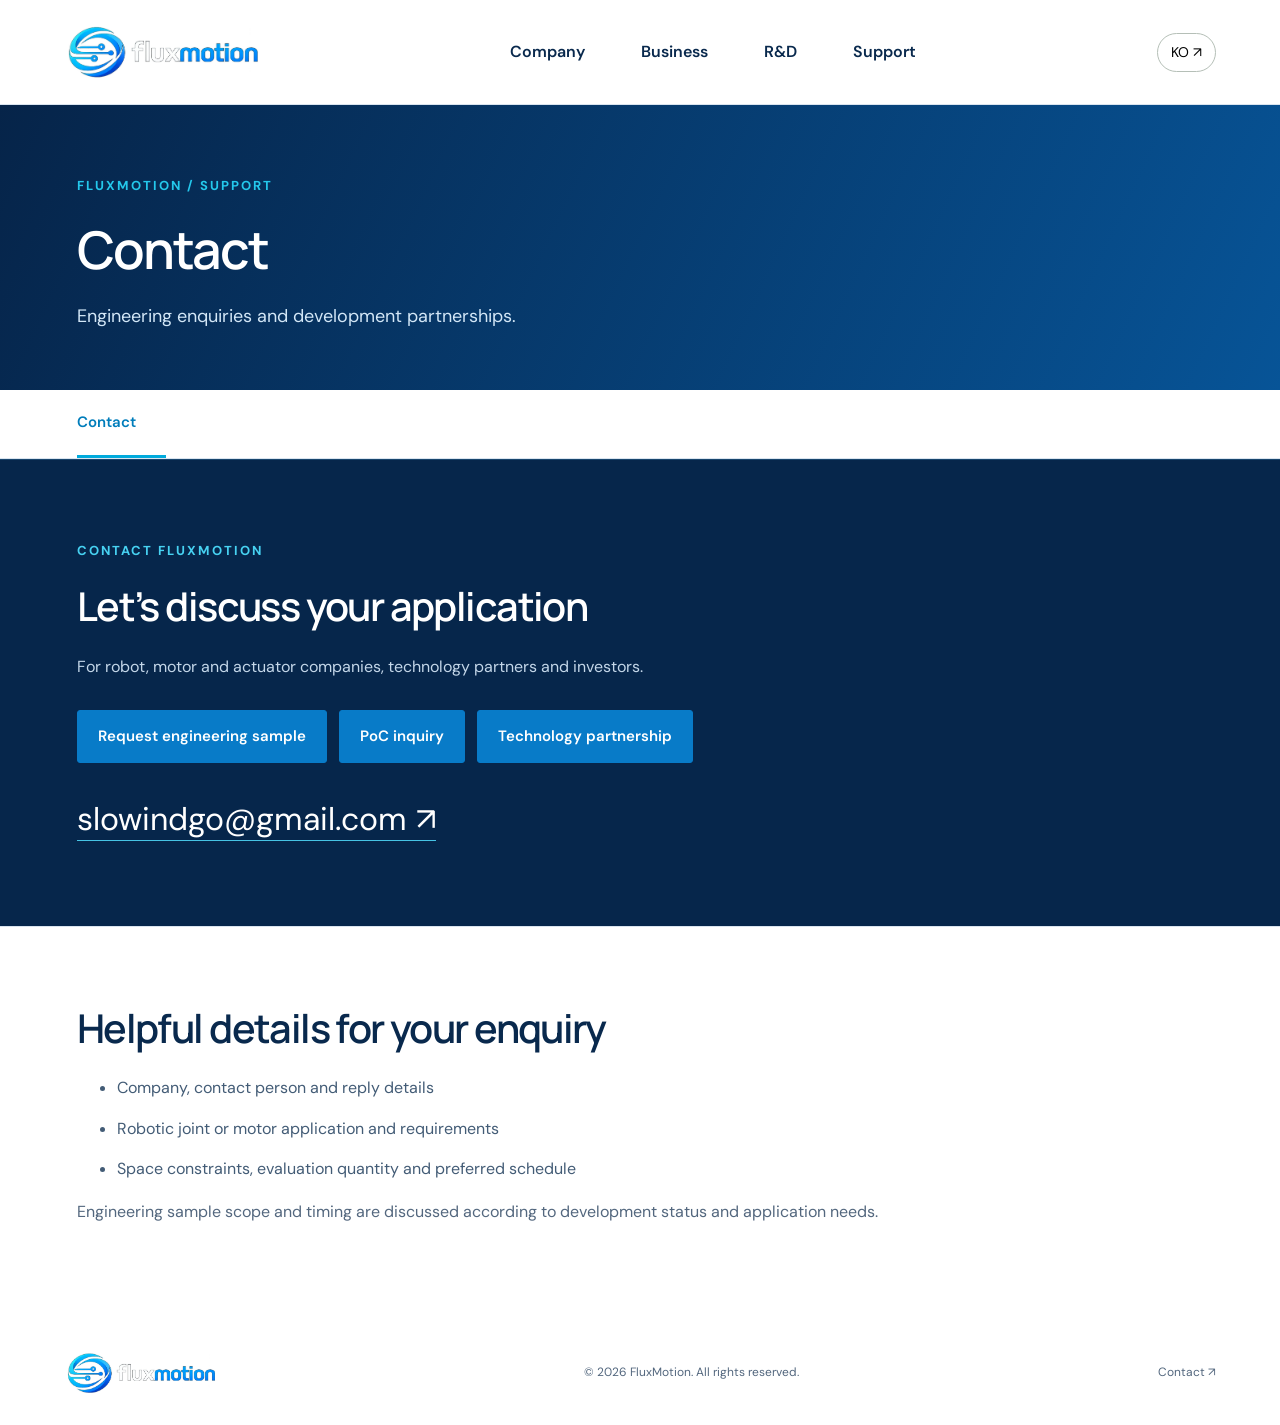
<file: inquiry/index.html>
<!doctype html>
<html lang="en" data-page-ko="고객문의" data-page-en="Contact"><head><meta charset="utf-8"><meta name="viewport" content="width=device-width, initial-scale=1"><title>Contact | FluxMotion</title><meta name="description" content="FluxMotion develops PCB axial-flux motors for robotics. Physical prototypes, integrated inductance technology and a PCB electromagnetic platform for motion and energy."><meta name="theme-color" content="#062A5E"><link rel="icon" type="image/svg+xml" href="data:image/svg+xml,%3Csvg xmlns='http://www.w3.org/2000/svg' viewBox='0 0 32 32'%3E%3Crect width='32' height='32' rx='8' fill='%23062A5E'/%3E%3Cpath d='M9 25V7h15v4H13v4h9v4h-9v6' fill='%2319C5E8'/%3E%3C/svg%3E"><link rel="stylesheet" href="/style.css?v=20260919"><script src="/app.js?v=20260919" defer></script><link rel="stylesheet" href="/deeptech.css?v=20260919e"></head><body><a class="skip" href="#main">Skip to content</a><header class="site-header"><a class="brand official-brand" href="/" aria-label="FluxMotion home"><img src="/assets/fluxmotion-logo.png" alt="FluxMotion" width="230" height="64"></a><nav class="main-nav" aria-label="Main navigation"><button class="nav-trigger" type="button" aria-expanded="false" aria-controls="mega-menu" data-group="0"><span data-ko="회사소개" data-en="Company">Company</span></button><button class="nav-trigger" type="button" aria-expanded="false" aria-controls="mega-menu" data-group="1"><span data-ko="사업소개" data-en="Business">Business</span></button><button class="nav-trigger" type="button" aria-expanded="false" aria-controls="mega-menu" data-group="2"><span data-ko="연구개발" data-en="R&amp;D">R&D</span></button><button class="nav-trigger" type="button" aria-expanded="false" aria-controls="mega-menu" data-group="3"><span data-ko="고객지원" data-en="Support">Support</span></button></nav><button id="language" type="button" aria-label="한국어로 변경">KO ↗</button><button class="mobile-menu" type="button" aria-label="Open navigation" aria-expanded="false" aria-controls="mega-menu">☰</button><div id="mega-menu" class="mega-menu" hidden><div class="mega-inner"><div class="menu-brand">MOTION<br>ENGINEERED.</div><div class="menu-column"><p class="menu-heading" data-ko="회사소개" data-en="Company">Company</p><a href="/company/"><span data-ko="회사개요" data-en="Overview">Overview</span></a><a href="/values/"><span data-ko="경영이념" data-en="Our values">Our values</span></a><a href="/location/"><span data-ko="오시는길" data-en="Location">Location</span></a></div><div class="menu-column"><p class="menu-heading" data-ko="사업소개" data-en="Business">Business</p><a href="/robotics/"><span data-ko="로봇분야" data-en="Robotics">Robotics</span></a><a href="/defense/"><span data-ko="방산산업분야" data-en="Defense">Defense</span></a><a href="/generators/"><span data-ko="발전기 분야" data-en="Generators">Generators</span></a></div><div class="menu-column"><p class="menu-heading" data-ko="연구개발" data-en="R&amp;D">R&D</p><a href="/projects/"><span data-ko="진행 프로젝트" data-en="Projects">Projects</span></a></div><div class="menu-column"><p class="menu-heading" data-ko="고객지원" data-en="Support">Support</p><a href="/inquiry/"><span data-ko="고객문의" data-en="Contact">Contact</span></a></div></div></div></header><main id="main" class="inner-main"><section class="page-banner"><p class="eyebrow">FLUXMOTION / <span data-ko="고객지원" data-en="SUPPORT">SUPPORT</span></p><h1 data-ko="고객문의" data-en="Contact">Contact</h1><p data-ko="개발·제조 협력 및 기술 상담" data-en="Engineering enquiries and development partnerships.">Engineering enquiries and development partnerships.</p></section><nav class="subnav" aria-label="Section navigation"><a href="/inquiry/" aria-current="page"><span data-ko="고객문의" data-en="Contact">Contact</span></a></nav><div class="page-body deep-body"><section id="contact" class="deep-section navy-section"><p class="eyebrow">CONTACT FLUXMOTION</p><h2 data-ko="개발을 함께 논의하세요" data-en="Let’s discuss your application">Let’s discuss your application</h2><p data-ko="로봇·모터·액추에이터 기업, 기술 파트너 및 투자자의 문의를 기다립니다." data-en="For robot, motor and actuator companies, technology partners and investors.">For robot, motor and actuator companies, technology partners and investors.</p><div class="contact-actions"><a class="button" href="mailto:slowindgo@gmail.com?subject=FluxMotion%20Engineering%20Sample"><span data-ko="엔지니어링 샘플 문의" data-en="Request engineering sample">Request engineering sample</span></a><a class="button" href="mailto:slowindgo@gmail.com?subject=FluxMotion%20PoC%20Inquiry"><span data-ko="PoC 문의" data-en="PoC inquiry">PoC inquiry</span></a><a class="button" href="mailto:slowindgo@gmail.com?subject=FluxMotion%20Technology%20Partnership"><span data-ko="기술 협력" data-en="Technology partnership">Technology partnership</span></a></div><a class="email" href="mailto:slowindgo@gmail.com">slowindgo@gmail.com ↗</a></section><section id="inquiry-guide" class="deep-section "><h2 data-ko="문의 시 알려주실 내용" data-en="Helpful details for your enquiry">Helpful details for your enquiry</h2><ul><li data-ko="회사명·담당자·회신 연락처" data-en="Company, contact person and reply details">Company, contact person and reply details</li><li data-ko="로봇 관절 또는 모터 적용 분야와 요구조건" data-en="Robotic joint or motor application and requirements">Robotic joint or motor application and requirements</li><li data-ko="공간 제약·평가 수량·희망 일정" data-en="Space constraints, evaluation quantity and preferred schedule">Space constraints, evaluation quantity and preferred schedule</li></ul><p data-ko="엔지니어링 샘플 제공 범위와 일정은 개발 상황 및 상담 결과에 따라 협의합니다." data-en="Engineering sample scope and timing are discussed according to development status and application needs.">Engineering sample scope and timing are discussed according to development status and application needs.</p></section></div></main><footer><a class="brand official-brand" href="/" aria-label="FluxMotion home"><img src="/assets/fluxmotion-logo.png" alt="FluxMotion" width="230" height="64"></a><span data-ko="© 2026 주식회사 플럭스모션. All rights reserved." data-en="© 2026 FluxMotion. All rights reserved.">© 2026 FluxMotion. All rights reserved.</span><a href="/inquiry/"><span data-ko="고객문의 ↗" data-en="Contact ↗">Contact ↗</span></a></footer></body></html>
</file>
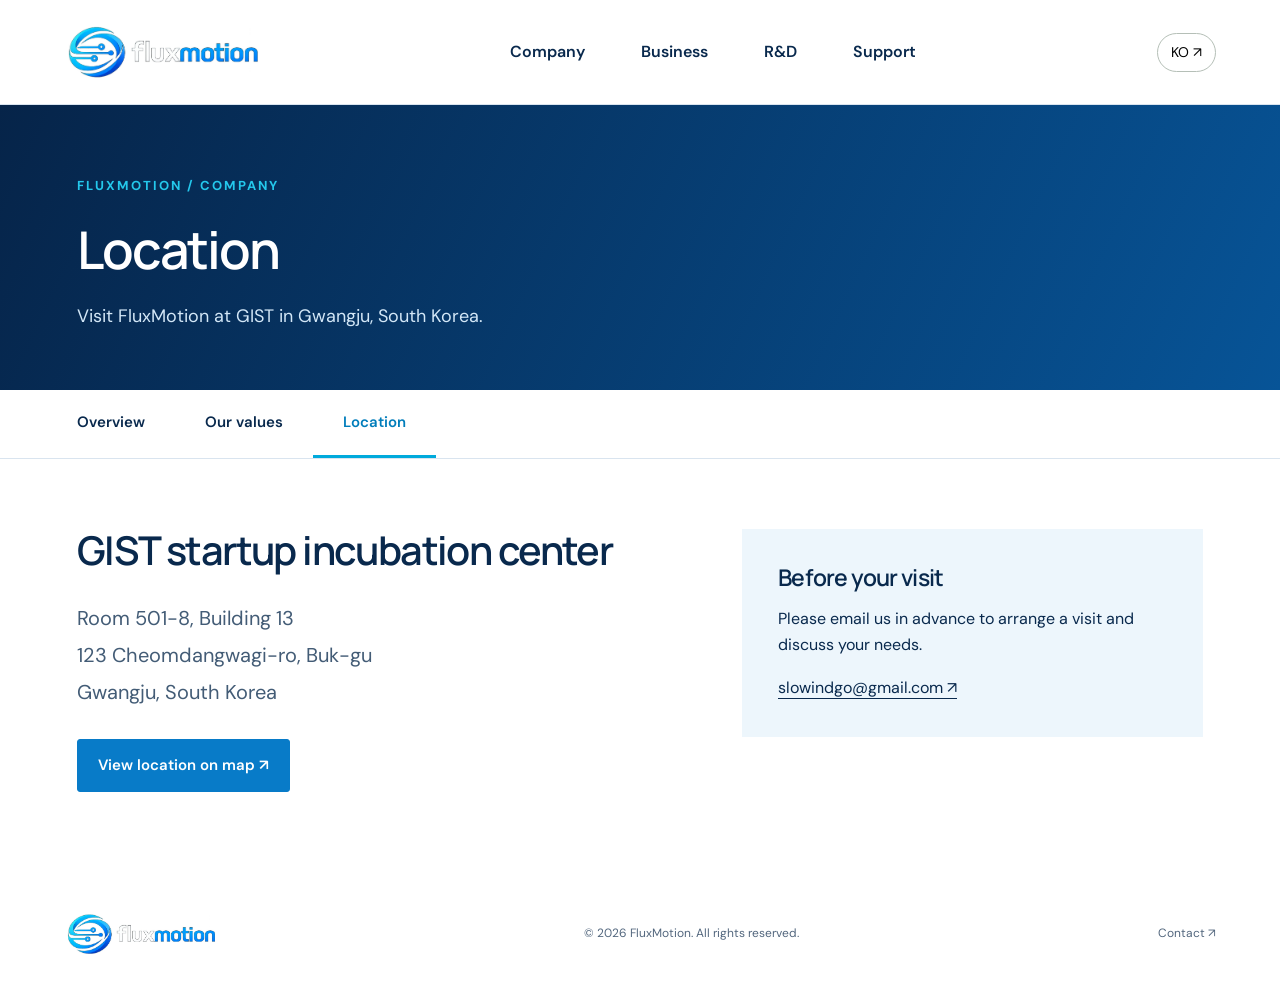
<file: location/index.html>
<!doctype html>
<html lang="en" data-page-ko="오시는길" data-page-en="Location"><head><meta charset="utf-8"><meta name="viewport" content="width=device-width, initial-scale=1"><title>Location | FluxMotion</title><meta name="description" content="FluxMotion develops PCB axial-flux motors for robotics. Physical prototypes, integrated inductance technology and a PCB electromagnetic platform for motion and energy."><meta name="theme-color" content="#062A5E"><link rel="icon" type="image/svg+xml" href="data:image/svg+xml,%3Csvg xmlns='http://www.w3.org/2000/svg' viewBox='0 0 32 32'%3E%3Crect width='32' height='32' rx='8' fill='%23062A5E'/%3E%3Cpath d='M9 25V7h15v4H13v4h9v4h-9v6' fill='%2319C5E8'/%3E%3C/svg%3E"><link rel="stylesheet" href="/style.css?v=20260919"><script src="/app.js?v=20260919" defer></script><link rel="stylesheet" href="/deeptech.css?v=20260919e"></head><body><a class="skip" href="#main">Skip to content</a><header class="site-header"><a class="brand official-brand" href="/" aria-label="FluxMotion home"><img src="/assets/fluxmotion-logo.png" alt="FluxMotion" width="230" height="64"></a><nav class="main-nav" aria-label="Main navigation"><button class="nav-trigger" type="button" aria-expanded="false" aria-controls="mega-menu" data-group="0"><span data-ko="회사소개" data-en="Company">Company</span></button><button class="nav-trigger" type="button" aria-expanded="false" aria-controls="mega-menu" data-group="1"><span data-ko="사업소개" data-en="Business">Business</span></button><button class="nav-trigger" type="button" aria-expanded="false" aria-controls="mega-menu" data-group="2"><span data-ko="연구개발" data-en="R&amp;D">R&D</span></button><button class="nav-trigger" type="button" aria-expanded="false" aria-controls="mega-menu" data-group="3"><span data-ko="고객지원" data-en="Support">Support</span></button></nav><button id="language" type="button" aria-label="한국어로 변경">KO ↗</button><button class="mobile-menu" type="button" aria-label="Open navigation" aria-expanded="false" aria-controls="mega-menu">☰</button><div id="mega-menu" class="mega-menu" hidden><div class="mega-inner"><div class="menu-brand">MOTION<br>ENGINEERED.</div><div class="menu-column"><p class="menu-heading" data-ko="회사소개" data-en="Company">Company</p><a href="/company/"><span data-ko="회사개요" data-en="Overview">Overview</span></a><a href="/values/"><span data-ko="경영이념" data-en="Our values">Our values</span></a><a href="/location/"><span data-ko="오시는길" data-en="Location">Location</span></a></div><div class="menu-column"><p class="menu-heading" data-ko="사업소개" data-en="Business">Business</p><a href="/robotics/"><span data-ko="로봇분야" data-en="Robotics">Robotics</span></a><a href="/defense/"><span data-ko="방산산업분야" data-en="Defense">Defense</span></a><a href="/generators/"><span data-ko="발전기 분야" data-en="Generators">Generators</span></a></div><div class="menu-column"><p class="menu-heading" data-ko="연구개발" data-en="R&amp;D">R&D</p><a href="/projects/"><span data-ko="진행 프로젝트" data-en="Projects">Projects</span></a></div><div class="menu-column"><p class="menu-heading" data-ko="고객지원" data-en="Support">Support</p><a href="/inquiry/"><span data-ko="고객문의" data-en="Contact">Contact</span></a></div></div></div></header><main id="main" class="inner-main"><section class="page-banner"><p class="eyebrow">FLUXMOTION / <span data-ko="회사소개" data-en="COMPANY">COMPANY</span></p><h1 data-ko="오시는길" data-en="Location">Location</h1><p data-ko="광주 GIST에서 기술과 협력을 이어갑니다." data-en="Visit FluxMotion at GIST in Gwangju, South Korea.">Visit FluxMotion at GIST in Gwangju, South Korea.</p></section><nav class="subnav" aria-label="Section navigation"><a href="/company/"><span data-ko="회사개요" data-en="Overview">Overview</span></a><a href="/values/"><span data-ko="경영이념" data-en="Our values">Our values</span></a><a href="/location/" aria-current="page"><span data-ko="오시는길" data-en="Location">Location</span></a></nav><div class="page-body"><div class="location-layout"><div><h2 data-ko="GIST 창업보육센터" data-en="GIST startup incubation center">GIST startup incubation center</h2><p class="page-intro" data-ko="광주광역시 북구 첨단과기로 123&lt;br&gt;13동 501-8호 (오룡동)" data-en="Room 501-8, Building 13&lt;br&gt;123 Cheomdangwagi-ro, Buk-gu&lt;br&gt;Gwangju, South Korea">Room 501-8, Building 13<br>123 Cheomdangwagi-ro, Buk-gu<br>Gwangju, South Korea</p><a class="button" target="_blank" rel="noopener" href="https://www.google.com/maps/search/?api=1&query=123+Cheomdangwagi-ro+Gwangju"><span data-ko="지도에서 위치 보기 ↗" data-en="View location on map ↗">View location on map ↗</span></a></div><aside class="location-note"><h3 data-ko="방문 안내" data-en="Before your visit">Before your visit</h3><p data-ko="방문 일정 및 상담 내용을 이메일로 미리 알려주시면 안내드리겠습니다." data-en="Please email us in advance to arrange a visit and discuss your needs.">Please email us in advance to arrange a visit and discuss your needs.</p><a href="mailto:slowindgo@gmail.com">slowindgo@gmail.com ↗</a></aside></div></div></main><footer><a class="brand official-brand" href="/" aria-label="FluxMotion home"><img src="/assets/fluxmotion-logo.png" alt="FluxMotion" width="230" height="64"></a><span data-ko="© 2026 주식회사 플럭스모션. All rights reserved." data-en="© 2026 FluxMotion. All rights reserved.">© 2026 FluxMotion. All rights reserved.</span><a href="/inquiry/"><span data-ko="고객문의 ↗" data-en="Contact ↗">Contact ↗</span></a></footer></body></html>
</file>
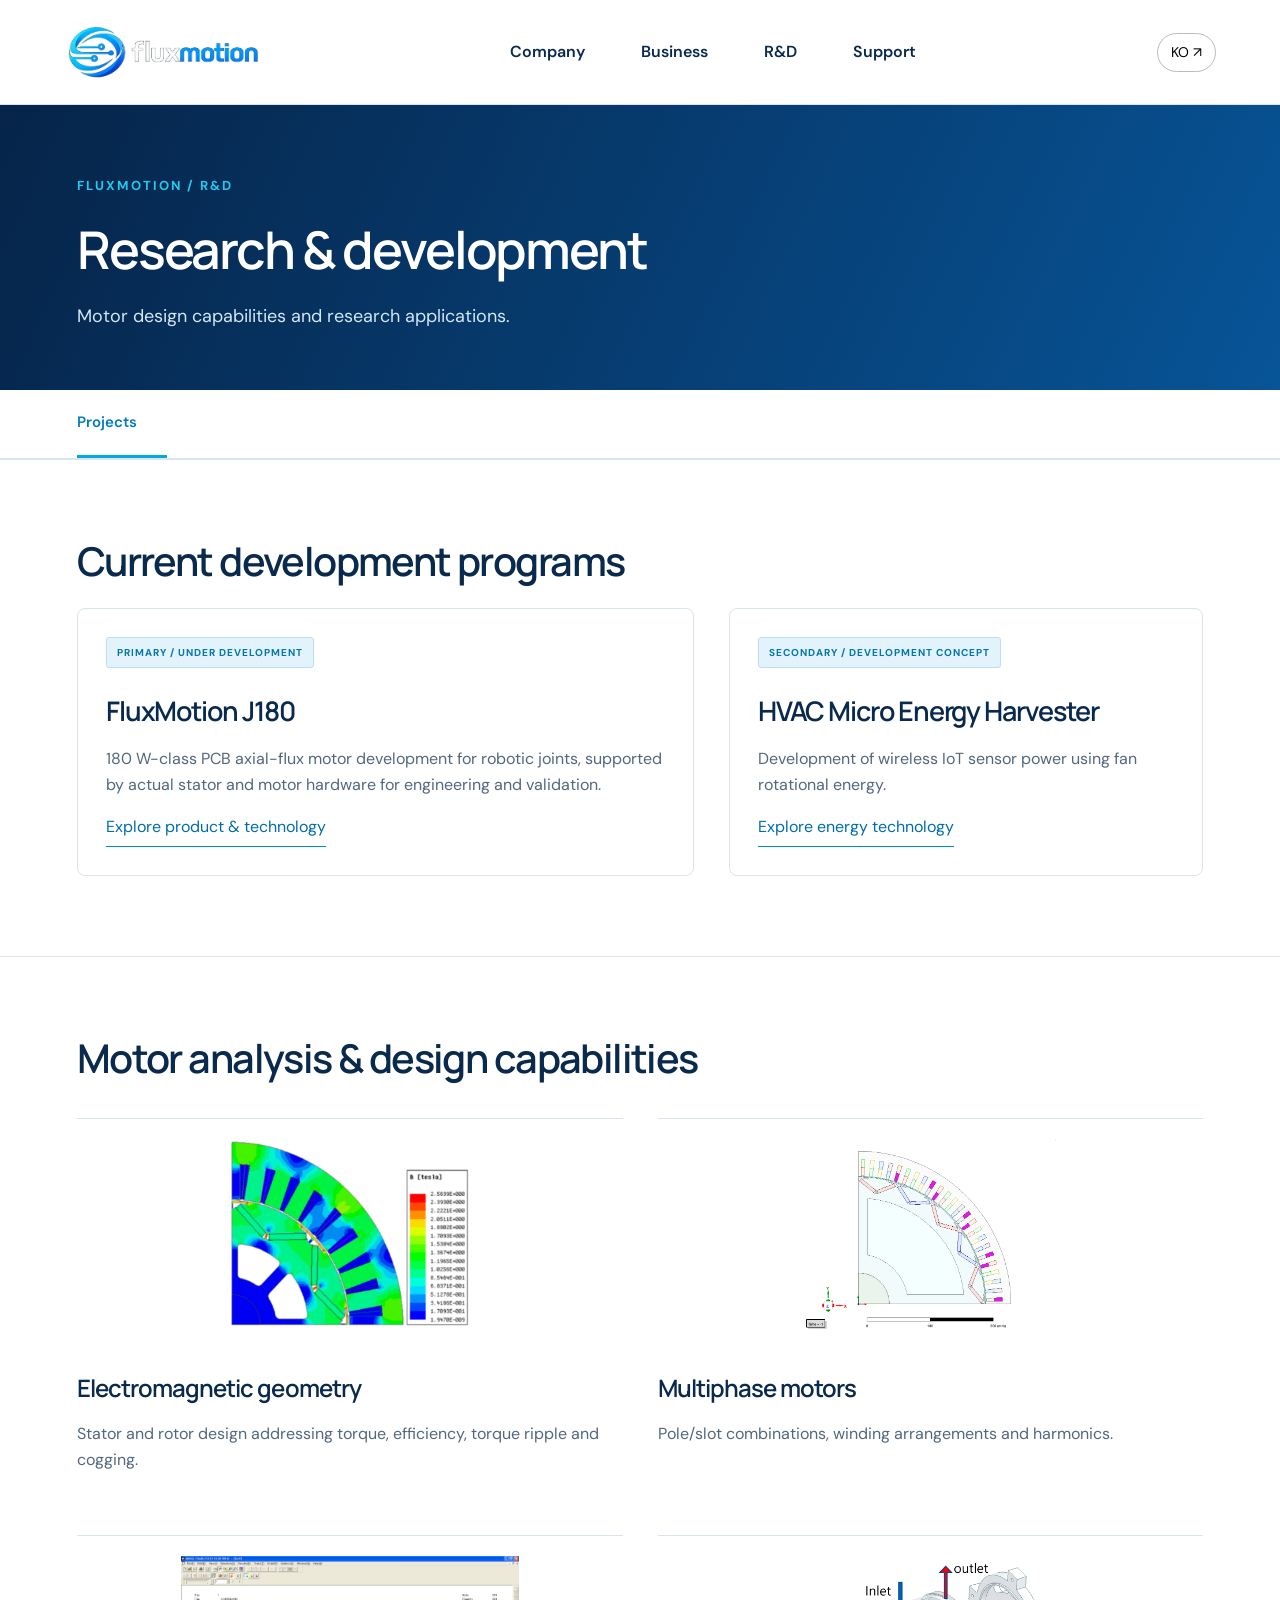
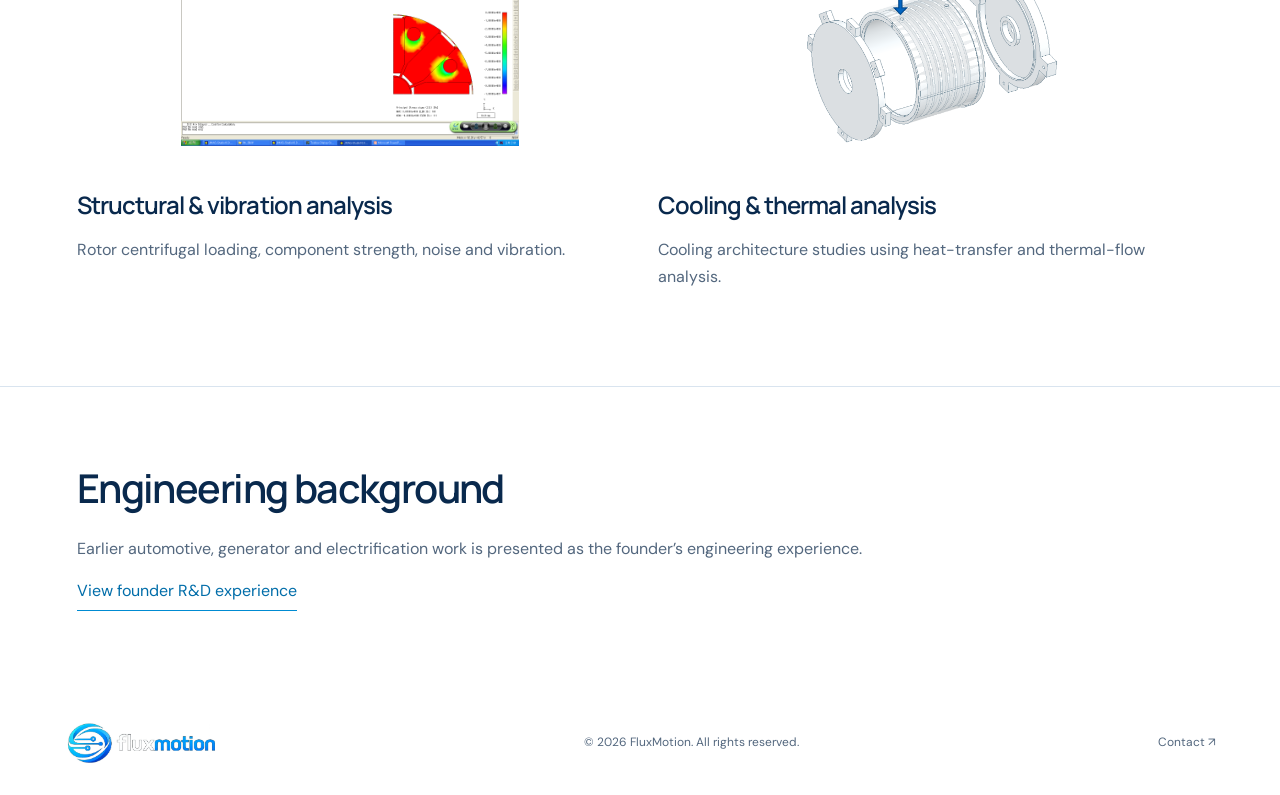
<file: projects/index.html>
<!doctype html>
<html lang="en" data-page-ko="진행 프로젝트" data-page-en="Research & development"><head><meta charset="utf-8"><meta name="viewport" content="width=device-width, initial-scale=1"><title>Research &amp; development | FluxMotion</title><meta name="description" content="FluxMotion develops PCB axial-flux motors for robotics. Physical prototypes, integrated inductance technology and a PCB electromagnetic platform for motion and energy."><meta name="theme-color" content="#062A5E"><link rel="icon" type="image/svg+xml" href="data:image/svg+xml,%3Csvg xmlns='http://www.w3.org/2000/svg' viewBox='0 0 32 32'%3E%3Crect width='32' height='32' rx='8' fill='%23062A5E'/%3E%3Cpath d='M9 25V7h15v4H13v4h9v4h-9v6' fill='%2319C5E8'/%3E%3C/svg%3E"><link rel="stylesheet" href="/style.css?v=20260919"><script src="/app.js?v=20260919" defer></script><link rel="stylesheet" href="/deeptech.css?v=20260919e"></head><body><a class="skip" href="#main">Skip to content</a><header class="site-header"><a class="brand official-brand" href="/" aria-label="FluxMotion home"><img src="/assets/fluxmotion-logo.png" alt="FluxMotion" width="230" height="64"></a><nav class="main-nav" aria-label="Main navigation"><button class="nav-trigger" type="button" aria-expanded="false" aria-controls="mega-menu" data-group="0"><span data-ko="회사소개" data-en="Company">Company</span></button><button class="nav-trigger" type="button" aria-expanded="false" aria-controls="mega-menu" data-group="1"><span data-ko="사업소개" data-en="Business">Business</span></button><button class="nav-trigger" type="button" aria-expanded="false" aria-controls="mega-menu" data-group="2"><span data-ko="연구개발" data-en="R&amp;D">R&D</span></button><button class="nav-trigger" type="button" aria-expanded="false" aria-controls="mega-menu" data-group="3"><span data-ko="고객지원" data-en="Support">Support</span></button></nav><button id="language" type="button" aria-label="한국어로 변경">KO ↗</button><button class="mobile-menu" type="button" aria-label="Open navigation" aria-expanded="false" aria-controls="mega-menu">☰</button><div id="mega-menu" class="mega-menu" hidden><div class="mega-inner"><div class="menu-brand">MOTION<br>ENGINEERED.</div><div class="menu-column"><p class="menu-heading" data-ko="회사소개" data-en="Company">Company</p><a href="/company/"><span data-ko="회사개요" data-en="Overview">Overview</span></a><a href="/values/"><span data-ko="경영이념" data-en="Our values">Our values</span></a><a href="/location/"><span data-ko="오시는길" data-en="Location">Location</span></a></div><div class="menu-column"><p class="menu-heading" data-ko="사업소개" data-en="Business">Business</p><a href="/robotics/"><span data-ko="로봇분야" data-en="Robotics">Robotics</span></a><a href="/defense/"><span data-ko="방산산업분야" data-en="Defense">Defense</span></a><a href="/generators/"><span data-ko="발전기 분야" data-en="Generators">Generators</span></a></div><div class="menu-column"><p class="menu-heading" data-ko="연구개발" data-en="R&amp;D">R&D</p><a href="/projects/"><span data-ko="진행 프로젝트" data-en="Projects">Projects</span></a></div><div class="menu-column"><p class="menu-heading" data-ko="고객지원" data-en="Support">Support</p><a href="/inquiry/"><span data-ko="고객문의" data-en="Contact">Contact</span></a></div></div></div></header><main id="main" class="inner-main"><section class="page-banner"><p class="eyebrow">FLUXMOTION / <span data-ko="연구개발" data-en="R&amp;D">R&D</span></p><h1 data-ko="진행 프로젝트" data-en="Research &amp; development">Research & development</h1><p data-ko="전동기 해석·설계 기술과 주요 연구 분야" data-en="Motor design capabilities and research applications.">Motor design capabilities and research applications.</p></section><nav class="subnav" aria-label="Section navigation"><a href="/projects/" aria-current="page"><span data-ko="진행 프로젝트" data-en="Projects">Projects</span></a></nav><div class="page-body deep-body"><section id="current-programs" class="deep-section "><h2 data-ko="현재 개발 프로그램" data-en="Current development programs">Current development programs</h2><div class="current-programs"><article><span class="stage-label">PRIMARY / UNDER DEVELOPMENT</span><h3 data-ko="FluxMotion J180" data-en="FluxMotion J180">FluxMotion J180</h3><p data-ko="로봇관절용 180 W급 PCB 축방향 자속 모터 개발. 실제 PCB 고정자와 모터 시제품을 기반으로 설계 및 성능 검증을 추진합니다." data-en="180 W-class PCB axial-flux motor development for robotic joints, supported by actual stator and motor hardware for engineering and validation.">180 W-class PCB axial-flux motor development for robotic joints, supported by actual stator and motor hardware for engineering and validation.</p><a class="text-link" href="/robotics/"><span data-ko="제품·기술 보기" data-en="Explore product &amp; technology">Explore product & technology</span></a></article><article><span class="stage-label">SECONDARY / DEVELOPMENT CONCEPT</span><h3 data-ko="HVAC Micro Energy Harvester" data-en="HVAC Micro Energy Harvester">HVAC Micro Energy Harvester</h3><p data-ko="팬 회전 에너지를 활용한 무선 IoT 센서 전원 기술을 개발합니다." data-en="Development of wireless IoT sensor power using fan rotational energy.">Development of wireless IoT sensor power using fan rotational energy.</p><a class="text-link" href="/generators/"><span data-ko="에너지 기술 보기" data-en="Explore energy technology">Explore energy technology</span></a></article></div></section><section id="engineering" class="deep-section "><h2 data-ko="전동기 해석·설계 역량" data-en="Motor analysis &amp; design capabilities">Motor analysis & design capabilities</h2><div class="research-grid"><article><figure class="research-image"><img loading="lazy" src="/assets/research-3.png" alt="Electromagnetic geometry"></figure><h3 data-ko="전자기 형상 설계" data-en="Electromagnetic geometry">Electromagnetic geometry</h3><p data-ko="토크·효율·토크 리플·코깅 토크를 고려한 고정자·회전자 형상 설계" data-en="Stator and rotor design addressing torque, efficiency, torque ripple and cogging.">Stator and rotor design addressing torque, efficiency, torque ripple and cogging.</p></article><article><figure class="research-image"><img loading="lazy" src="/assets/research-8.png" alt="Multiphase motors"></figure><h3 data-ko="다상 전동기" data-en="Multiphase motors">Multiphase motors</h3><p data-ko="극수·슬롯수 및 권선 방식과 고조파 검토" data-en="Pole/slot combinations, winding arrangements and harmonics.">Pole/slot combinations, winding arrangements and harmonics.</p></article><article><figure class="research-image"><img loading="lazy" src="/assets/research-11.png" alt="Structural & vibration analysis"></figure><h3 data-ko="구조·진동 해석" data-en="Structural &amp; vibration analysis">Structural & vibration analysis</h3><p data-ko="회전자 원심력, 부품 강도, 소음·진동 해석" data-en="Rotor centrifugal loading, component strength, noise and vibration.">Rotor centrifugal loading, component strength, noise and vibration.</p></article><article><figure class="research-image"><img loading="lazy" src="/assets/research-17.png" alt="Cooling & thermal analysis"></figure><h3 data-ko="냉각·열 해석" data-en="Cooling &amp; thermal analysis">Cooling & thermal analysis</h3><p data-ko="열 전달 및 열 유동 기반 냉각 구조 검토" data-en="Cooling architecture studies using heat-transfer and thermal-flow analysis.">Cooling architecture studies using heat-transfer and thermal-flow analysis.</p></article></div></section><section id="research-background" class="deep-section "><h2 data-ko="축적된 연구 경험" data-en="Engineering background">Engineering background</h2><p data-ko="자동차·발전기·전동화 분야의 과거 과제는 창업자 경력으로 구분하여 소개합니다." data-en="Earlier automotive, generator and electrification work is presented as the founder’s engineering experience.">Earlier automotive, generator and electrification work is presented as the founder’s engineering experience.</p><a class="text-link" href="/company/#founder"><span data-ko="창업자 R&amp;D 참여 경력" data-en="View founder R&amp;D experience">View founder R&D experience</span></a></section></div></main><footer><a class="brand official-brand" href="/" aria-label="FluxMotion home"><img src="/assets/fluxmotion-logo.png" alt="FluxMotion" width="230" height="64"></a><span data-ko="© 2026 주식회사 플럭스모션. All rights reserved." data-en="© 2026 FluxMotion. All rights reserved.">© 2026 FluxMotion. All rights reserved.</span><a href="/inquiry/"><span data-ko="고객문의 ↗" data-en="Contact ↗">Contact ↗</span></a></footer></body></html>
</file>
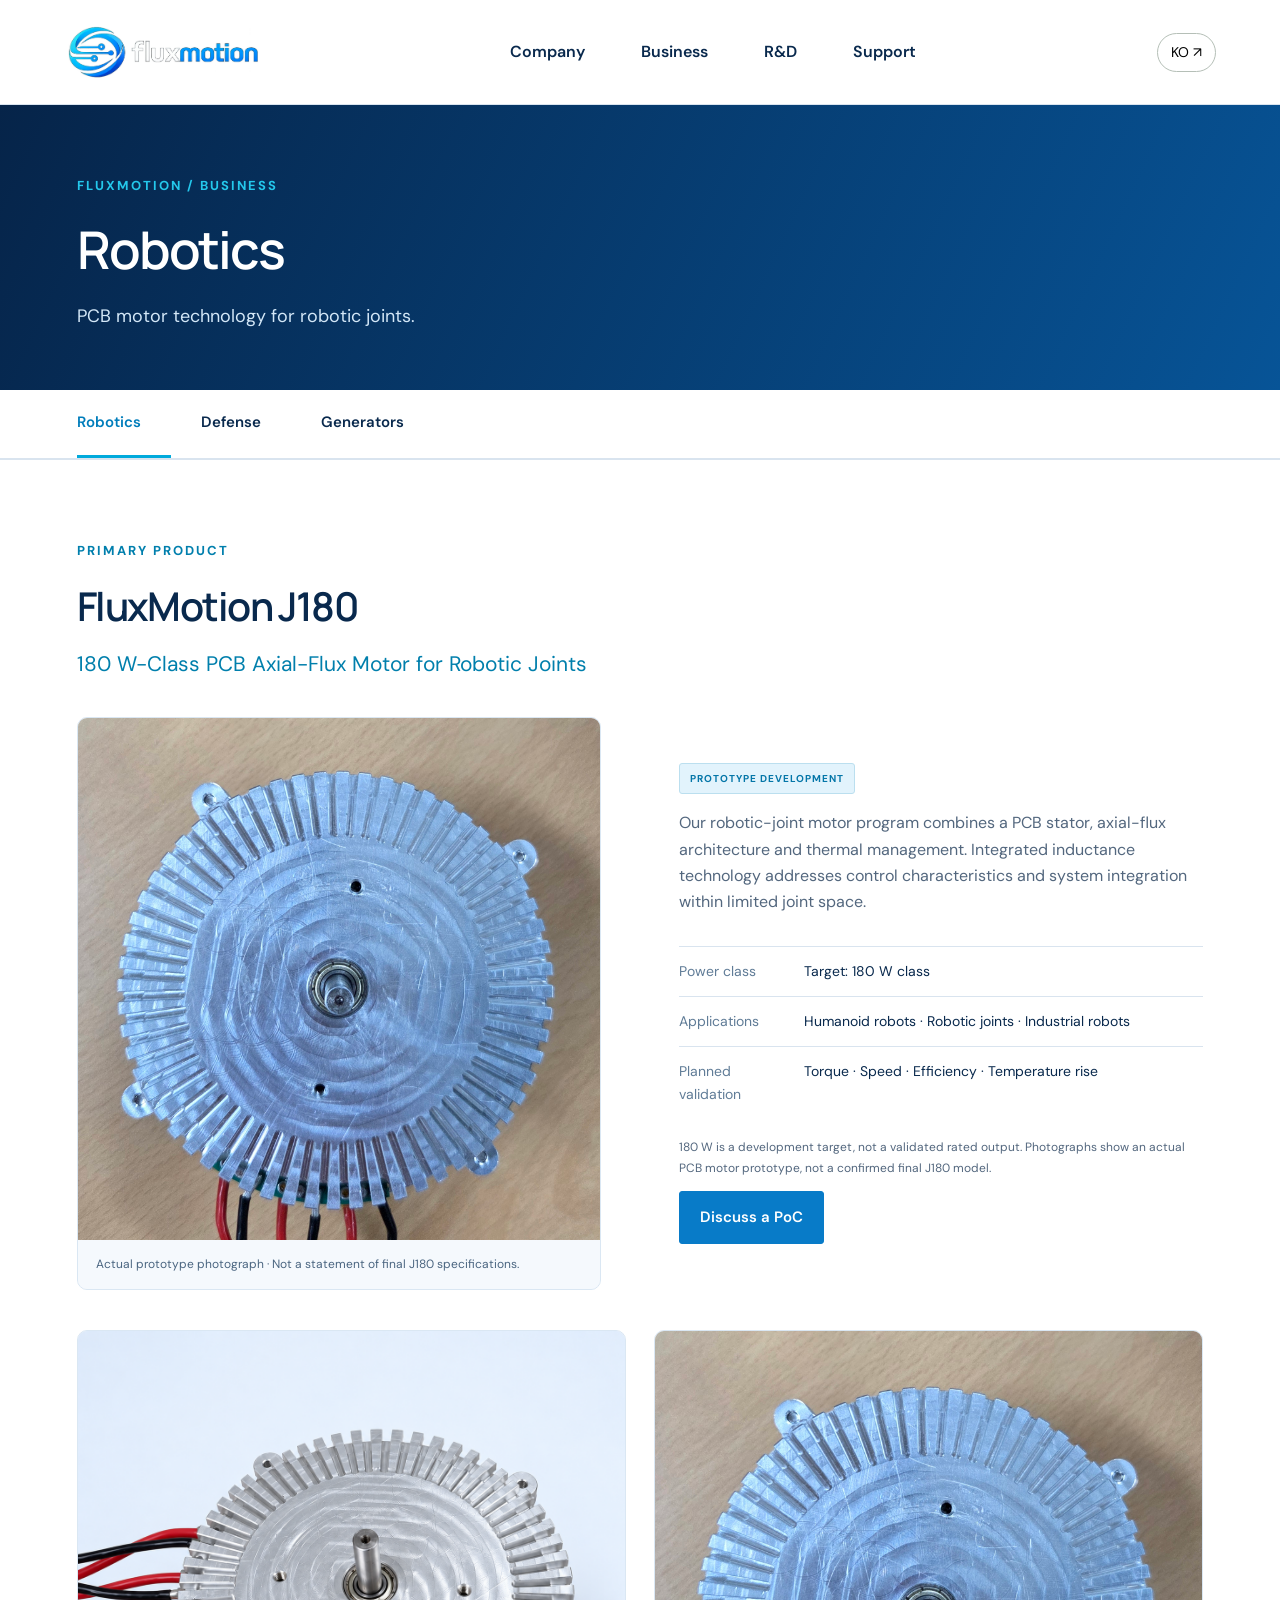
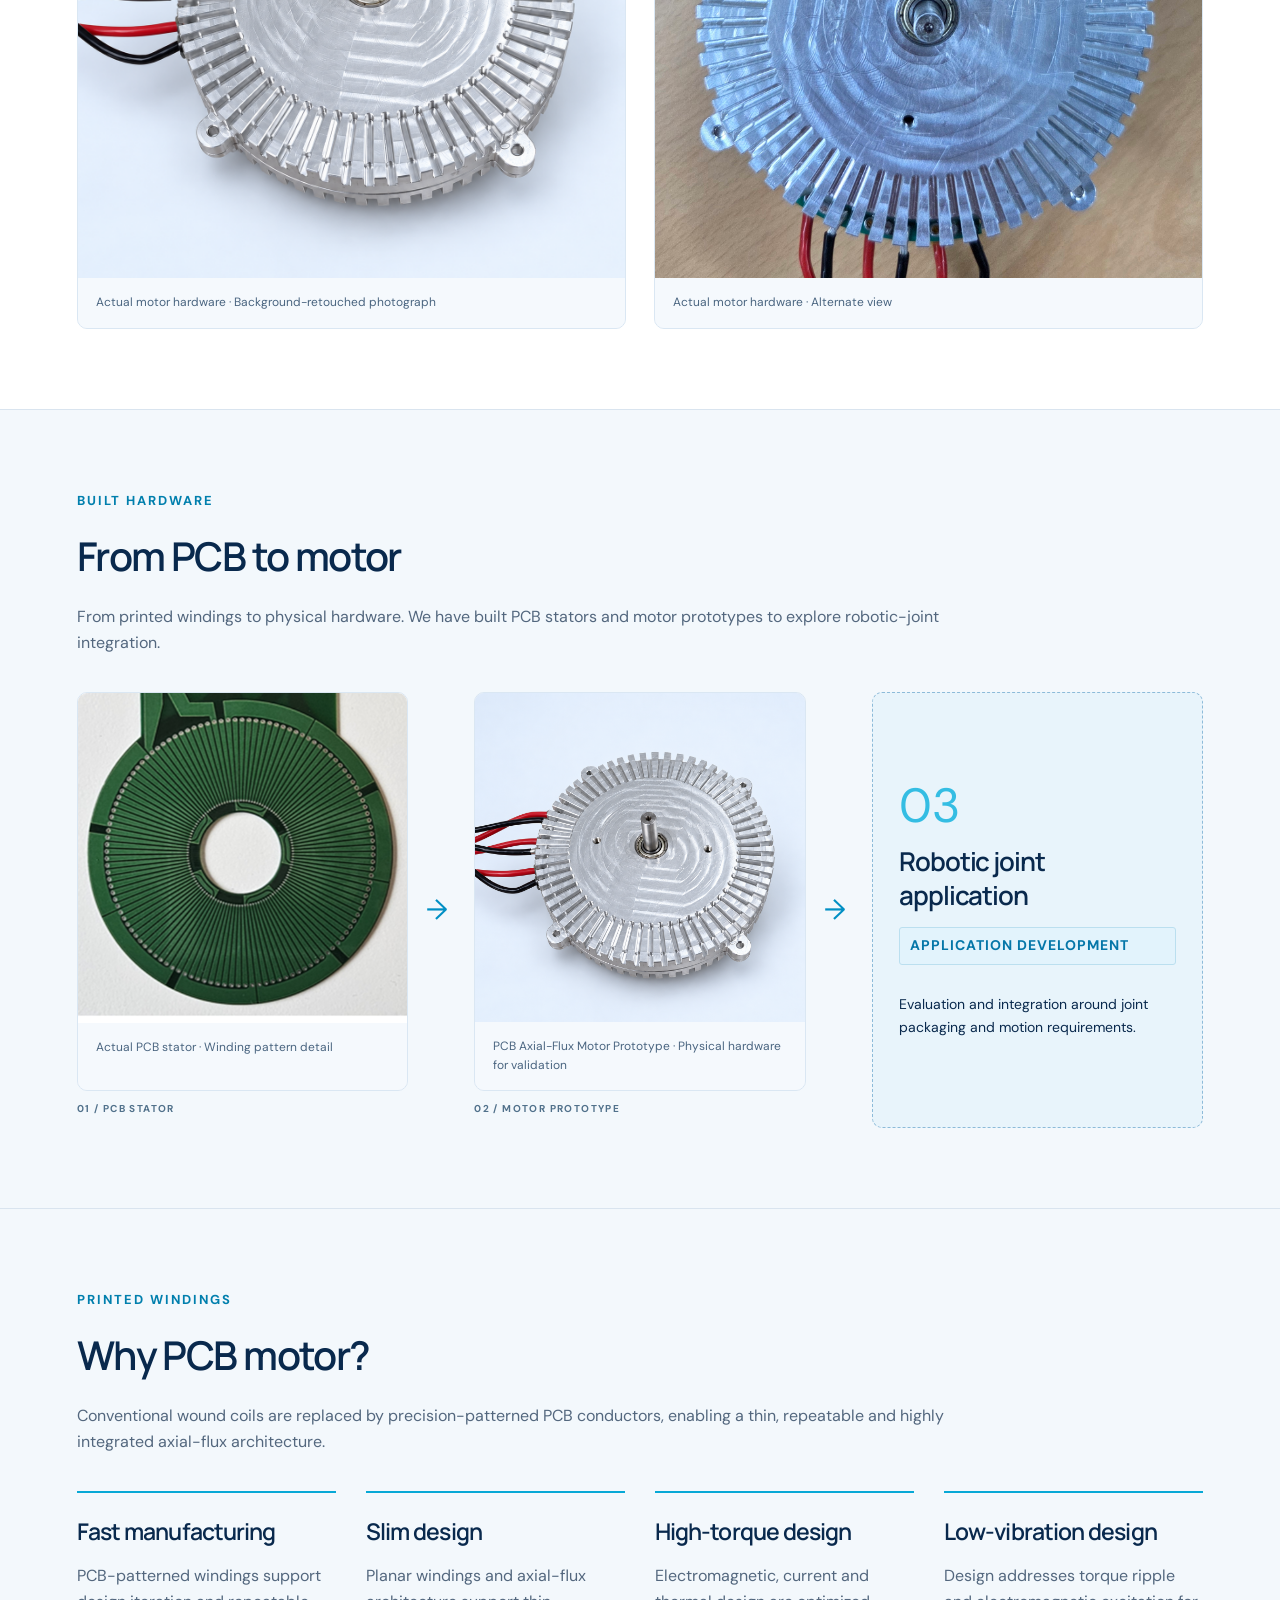
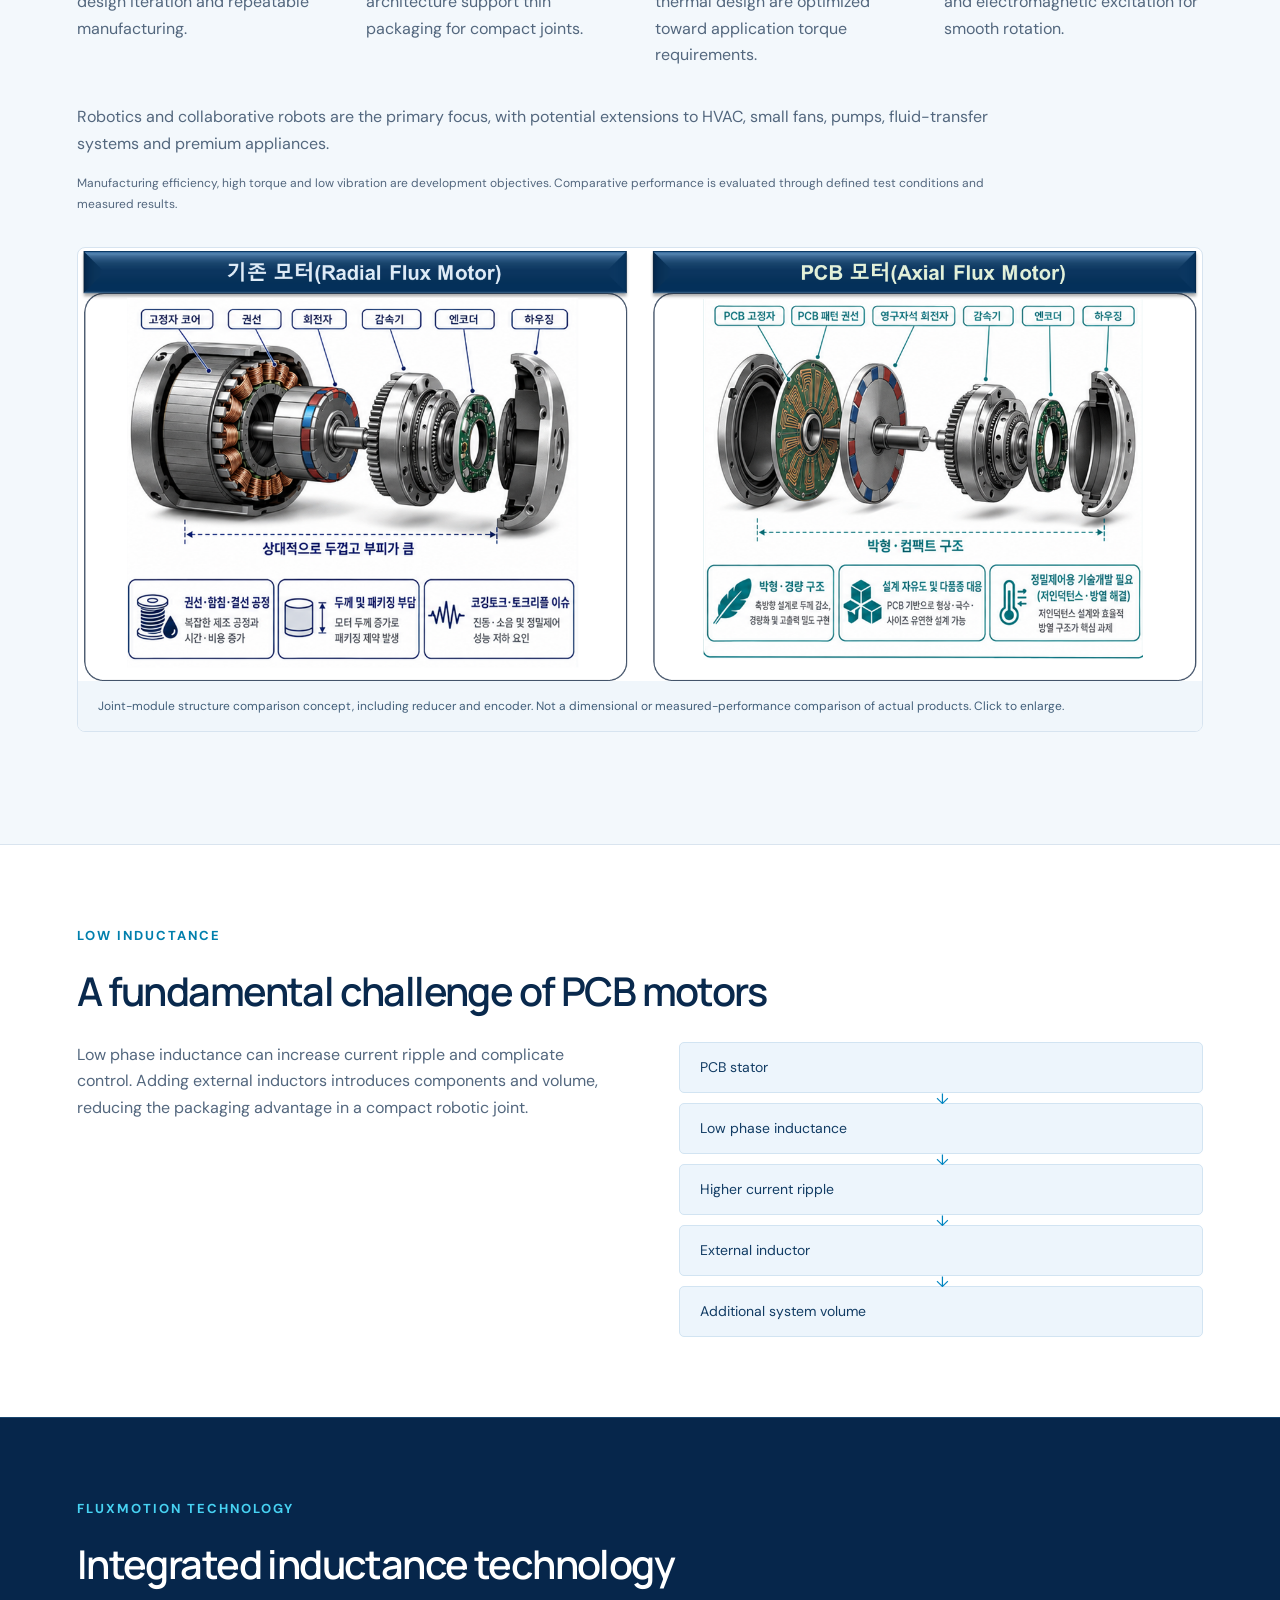
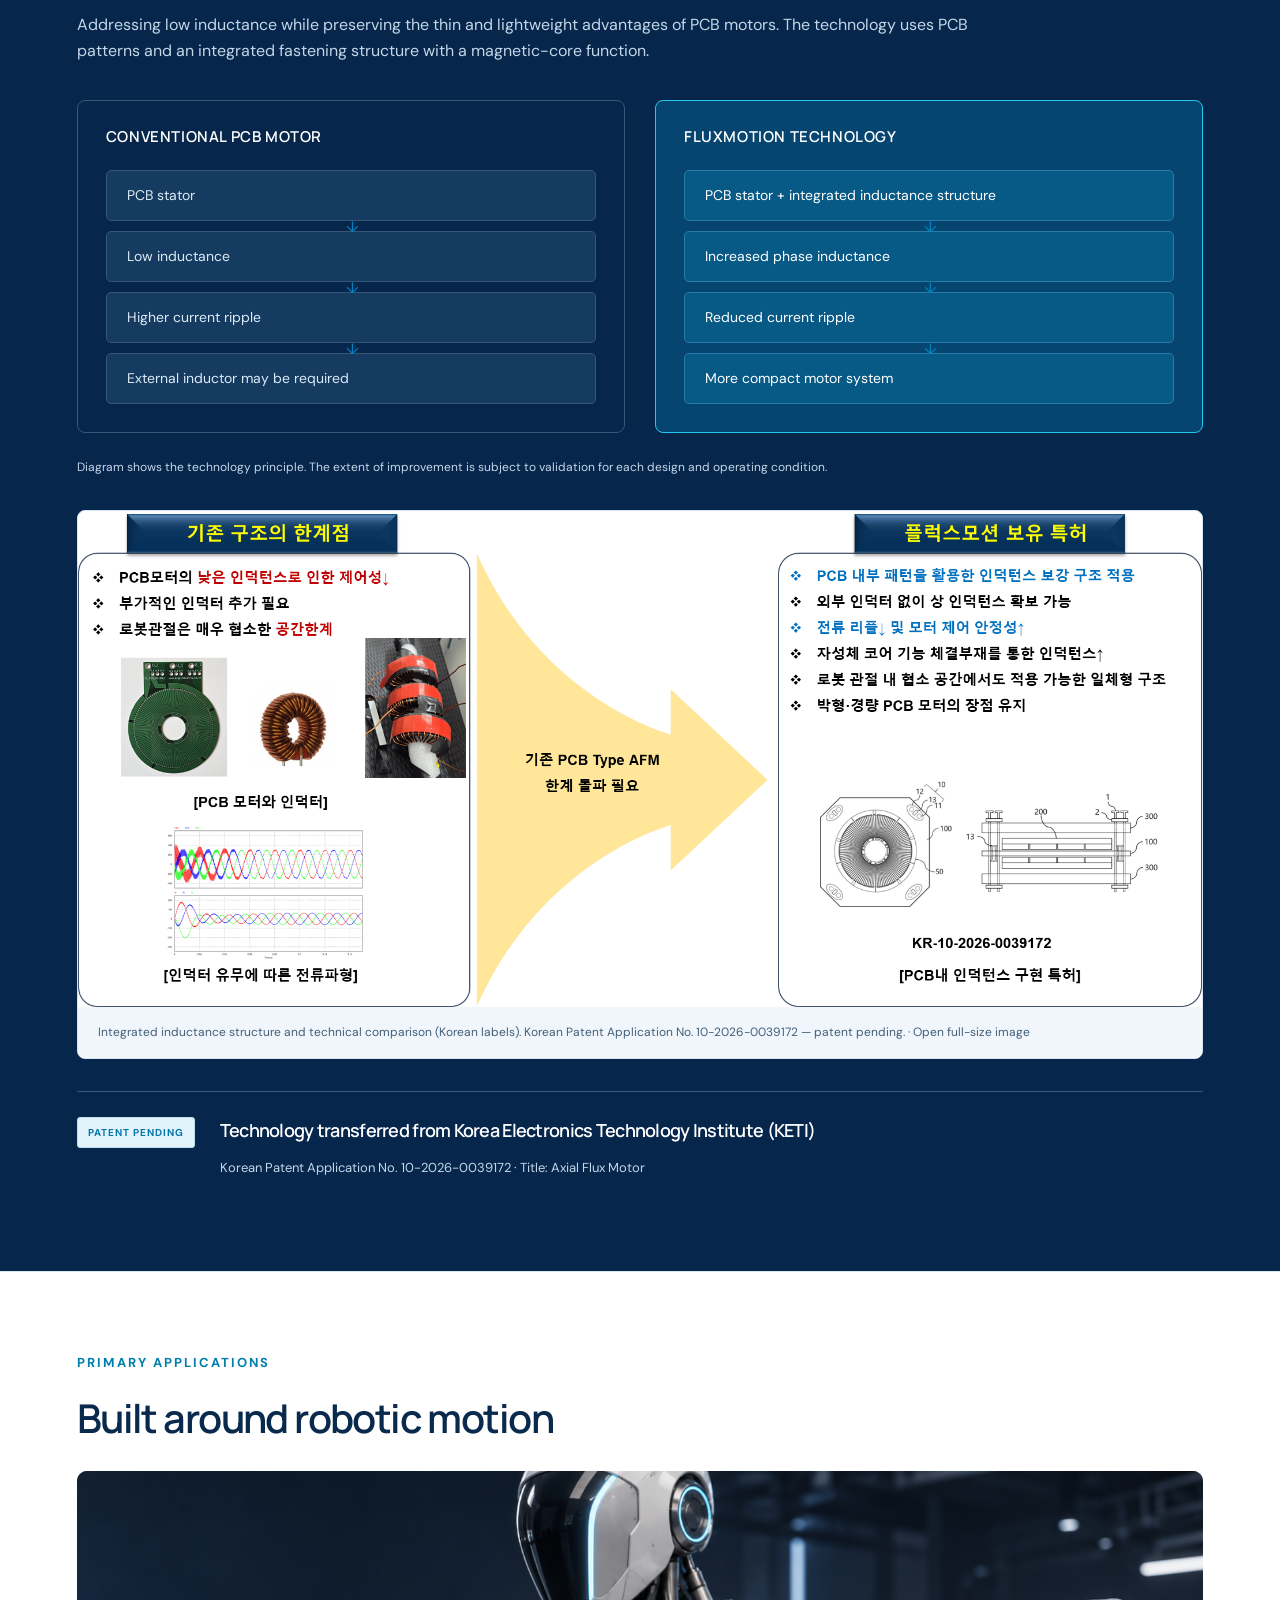
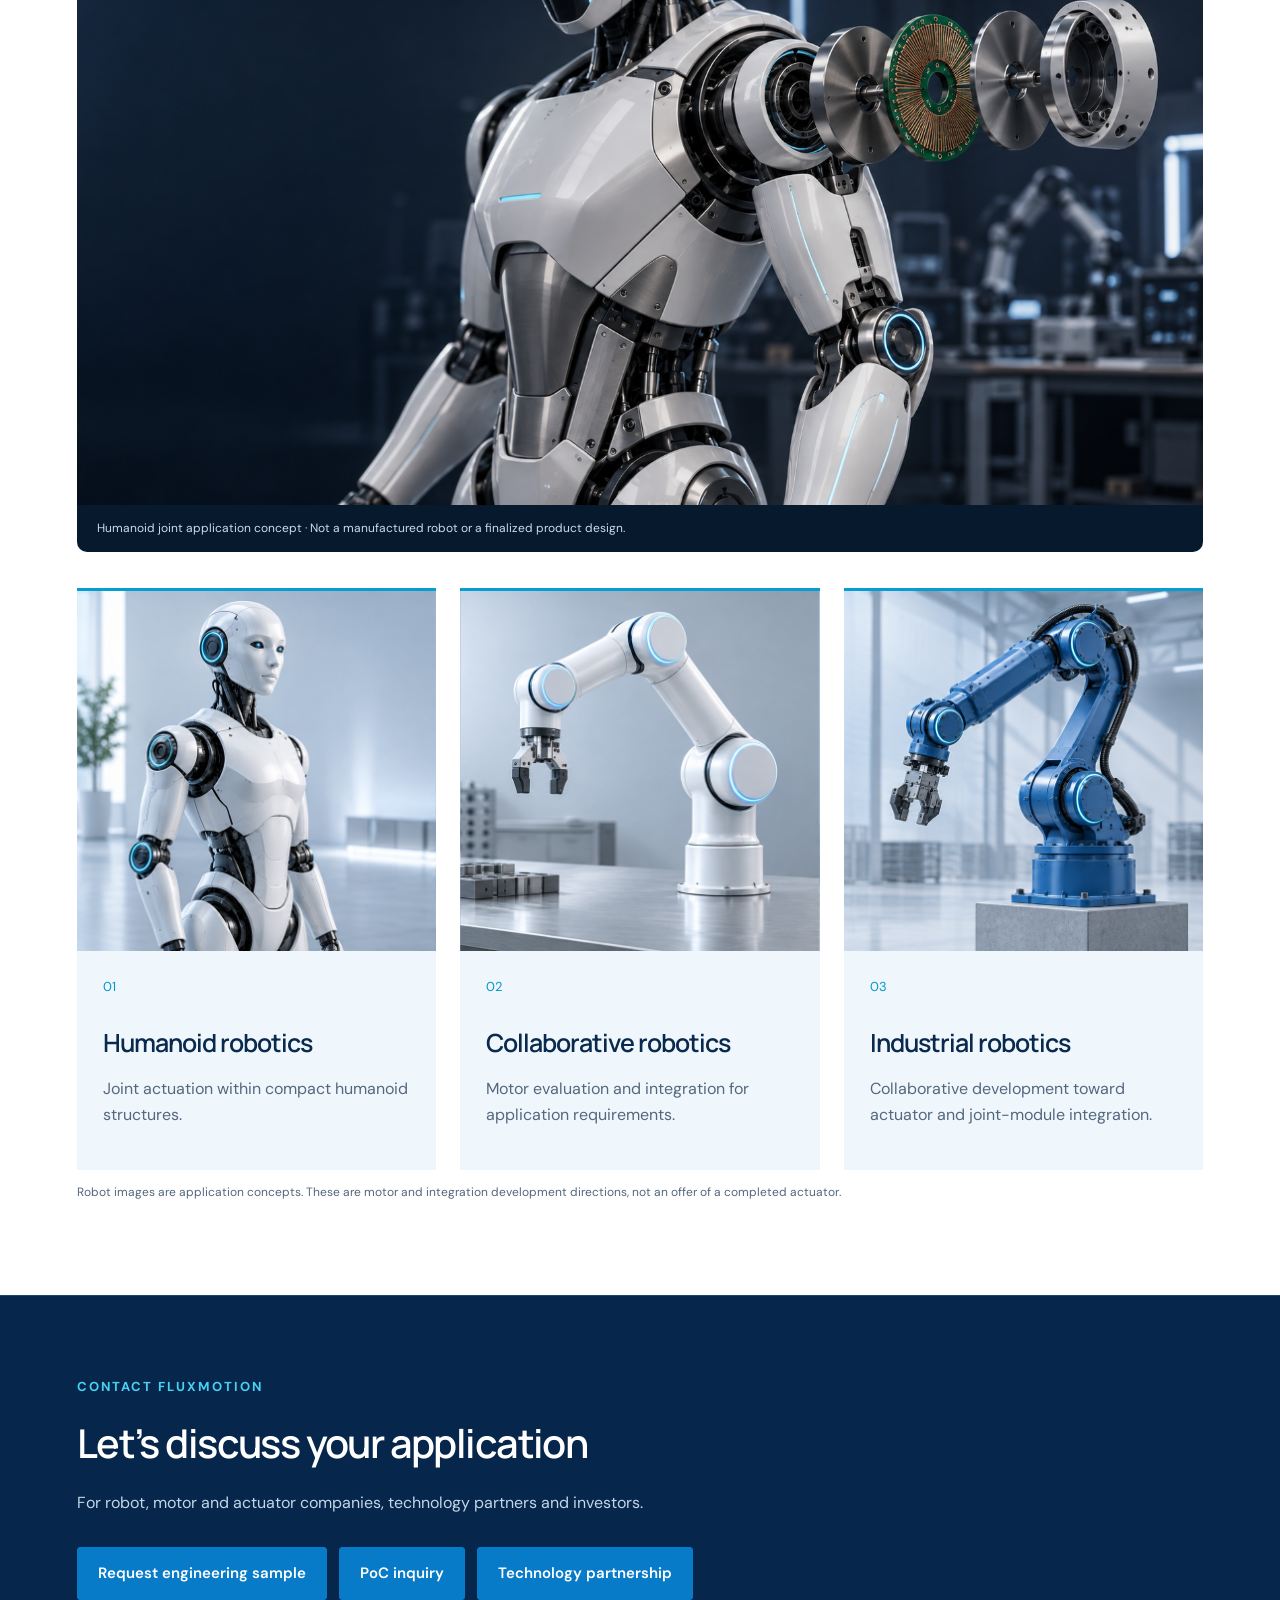
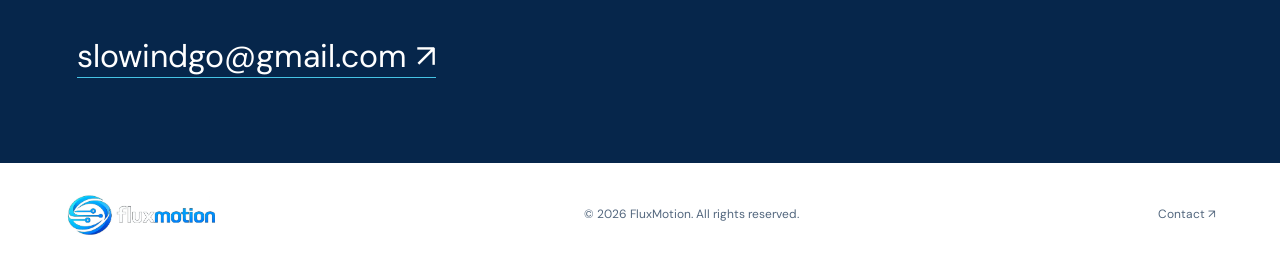
<file: robotics/index.html>
<!doctype html>
<html lang="en" data-page-ko="로봇분야" data-page-en="Robotics"><head><meta charset="utf-8"><meta name="viewport" content="width=device-width, initial-scale=1"><title>Robotics | FluxMotion</title><meta name="description" content="FluxMotion develops PCB axial-flux motors for robotics. Physical prototypes, integrated inductance technology and a PCB electromagnetic platform for motion and energy."><meta name="theme-color" content="#062A5E"><link rel="icon" type="image/svg+xml" href="data:image/svg+xml,%3Csvg xmlns='http://www.w3.org/2000/svg' viewBox='0 0 32 32'%3E%3Crect width='32' height='32' rx='8' fill='%23062A5E'/%3E%3Cpath d='M9 25V7h15v4H13v4h9v4h-9v6' fill='%2319C5E8'/%3E%3C/svg%3E"><link rel="stylesheet" href="/style.css?v=20260919"><script src="/app.js?v=20260919" defer></script><link rel="stylesheet" href="/deeptech.css?v=20260919e"></head><body><a class="skip" href="#main">Skip to content</a><header class="site-header"><a class="brand official-brand" href="/" aria-label="FluxMotion home"><img src="/assets/fluxmotion-logo.png" alt="FluxMotion" width="230" height="64"></a><nav class="main-nav" aria-label="Main navigation"><button class="nav-trigger" type="button" aria-expanded="false" aria-controls="mega-menu" data-group="0"><span data-ko="회사소개" data-en="Company">Company</span></button><button class="nav-trigger" type="button" aria-expanded="false" aria-controls="mega-menu" data-group="1"><span data-ko="사업소개" data-en="Business">Business</span></button><button class="nav-trigger" type="button" aria-expanded="false" aria-controls="mega-menu" data-group="2"><span data-ko="연구개발" data-en="R&amp;D">R&D</span></button><button class="nav-trigger" type="button" aria-expanded="false" aria-controls="mega-menu" data-group="3"><span data-ko="고객지원" data-en="Support">Support</span></button></nav><button id="language" type="button" aria-label="한국어로 변경">KO ↗</button><button class="mobile-menu" type="button" aria-label="Open navigation" aria-expanded="false" aria-controls="mega-menu">☰</button><div id="mega-menu" class="mega-menu" hidden><div class="mega-inner"><div class="menu-brand">MOTION<br>ENGINEERED.</div><div class="menu-column"><p class="menu-heading" data-ko="회사소개" data-en="Company">Company</p><a href="/company/"><span data-ko="회사개요" data-en="Overview">Overview</span></a><a href="/values/"><span data-ko="경영이념" data-en="Our values">Our values</span></a><a href="/location/"><span data-ko="오시는길" data-en="Location">Location</span></a></div><div class="menu-column"><p class="menu-heading" data-ko="사업소개" data-en="Business">Business</p><a href="/robotics/"><span data-ko="로봇분야" data-en="Robotics">Robotics</span></a><a href="/defense/"><span data-ko="방산산업분야" data-en="Defense">Defense</span></a><a href="/generators/"><span data-ko="발전기 분야" data-en="Generators">Generators</span></a></div><div class="menu-column"><p class="menu-heading" data-ko="연구개발" data-en="R&amp;D">R&D</p><a href="/projects/"><span data-ko="진행 프로젝트" data-en="Projects">Projects</span></a></div><div class="menu-column"><p class="menu-heading" data-ko="고객지원" data-en="Support">Support</p><a href="/inquiry/"><span data-ko="고객문의" data-en="Contact">Contact</span></a></div></div></div></header><main id="main" class="inner-main"><section class="page-banner"><p class="eyebrow">FLUXMOTION / <span data-ko="사업소개" data-en="BUSINESS">BUSINESS</span></p><h1 data-ko="로봇분야" data-en="Robotics">Robotics</h1><p data-ko="PCB 모터를 활용한 로봇관절 구동 기술" data-en="PCB motor technology for robotic joints.">PCB motor technology for robotic joints.</p></section><nav class="subnav" aria-label="Section navigation"><a href="/robotics/" aria-current="page"><span data-ko="로봇분야" data-en="Robotics">Robotics</span></a><a href="/defense/"><span data-ko="방산산업분야" data-en="Defense">Defense</span></a><a href="/generators/"><span data-ko="발전기 분야" data-en="Generators">Generators</span></a></nav><div class="page-body deep-body"><section id="j180" class="deep-section "><div class="product-heading"><p class="eyebrow">PRIMARY PRODUCT</p><h2 data-ko="FluxMotion J180" data-en="FluxMotion J180">FluxMotion J180</h2><p class="product-subtitle" data-ko="180 W급 로봇관절용 PCB 축방향 자속 모터" data-en="180 W-Class PCB Axial-Flux Motor for Robotic Joints">180 W-Class PCB Axial-Flux Motor for Robotic Joints</p></div><div class="product-layout"><figure class="prototype-original"><div class="original-window"><img src="/assets/joint-motor-detail.jpg" alt="Original photograph of manufactured PCB motor prototype" loading="lazy"></div><figcaption data-ko="실제 제작품 사진 · J180의 최종 사양을 의미하지 않습니다." data-en="Actual prototype photograph · Not a statement of final J180 specifications.">Actual prototype photograph · Not a statement of final J180 specifications.</figcaption></figure><div><div class="stage-label"><span data-ko="시제품 개발 단계" data-en="PROTOTYPE DEVELOPMENT">PROTOTYPE DEVELOPMENT</span></div><p data-ko="PCB 고정자, 축방향 자속 구조와 열관리 설계를 결합해 박형·경량 관절모터를 개발합니다. 인덕턴스 보강 기술은 제한된 관절 공간에서 제어 특성과 시스템 통합성을 개선하기 위한 핵심 요소입니다." data-en="Our robotic-joint motor program combines a PCB stator, axial-flux architecture and thermal management. Integrated inductance technology addresses control characteristics and system integration within limited joint space.">Our robotic-joint motor program combines a PCB stator, axial-flux architecture and thermal management. Integrated inductance technology addresses control characteristics and system integration within limited joint space.</p><dl class="product-specs"><div><dt data-ko="출력 등급" data-en="Power class">Power class</dt><dd data-ko="목표: 180 W급" data-en="Target: 180 W class">Target: 180 W class</dd></div><div><dt data-ko="적용 대상" data-en="Applications">Applications</dt><dd data-ko="휴머노이드 · 로봇 관절 · 산업용 로봇" data-en="Humanoid robots · Robotic joints · Industrial robots">Humanoid robots · Robotic joints · Industrial robots</dd></div><div><dt data-ko="검증 계획" data-en="Planned validation">Planned validation</dt><dd data-ko="토크 · 속도 · 효율 · 온도상승" data-en="Torque · Speed · Efficiency · Temperature rise">Torque · Speed · Efficiency · Temperature rise</dd></div></dl><p class="technical-note" data-ko="180 W는 개발 목표이며 검증된 정격출력이 아닙니다. 사진은 실제 PCB 모터 시제품으로, J180 최종 모델과의 동일성을 의미하지 않습니다." data-en="180 W is a development target, not a validated rated output. Photographs show an actual PCB motor prototype, not a confirmed final J180 model.">180 W is a development target, not a validated rated output. Photographs show an actual PCB motor prototype, not a confirmed final J180 model.</p><a class="button" href="/inquiry/"><span data-ko="PoC 상담하기" data-en="Discuss a PoC">Discuss a PoC</span></a></div></div><div class="hardware-gallery"><figure class="studio-photo"><img loading="lazy" src="/assets/motor-studio.png" alt="Actual motor photograph with background retouched"><figcaption data-ko="실제 모터 제작품 · 배경 보정 사진" data-en="Actual motor hardware · Background-retouched photograph">Actual motor hardware · Background-retouched photograph</figcaption></figure><figure class="prototype-original"><div class="original-window"><img loading="lazy" src="/assets/joint-motor-detail.jpg" alt="Actual PCB motor prototype alternate view"></div><figcaption data-ko="실제 모터 제작품 · 다른 각도" data-en="Actual motor hardware · Alternate view">Actual motor hardware · Alternate view</figcaption></figure></div></section><section id="from-pcb" class="deep-section light-section"><p class="eyebrow">BUILT HARDWARE</p><h2 data-ko="PCB에서 모터로" data-en="From PCB to motor">From PCB to motor</h2><p data-ko="인쇄형 권선에서 실제 하드웨어까지. PCB 고정자와 모터 시제품을 제작하고 로봇 관절 적용을 검토합니다." data-en="From printed windings to physical hardware. We have built PCB stators and motor prototypes to explore robotic-joint integration.">From printed windings to physical hardware. We have built PCB stators and motor prototypes to explore robotic-joint integration.</p><div class="hardware-story"><div><figure class="stator-photo"><div class="stator-window"><img src="/assets/pcb-stator.png" alt="Actual PCB stator, conductor pattern detail" loading="lazy"></div><figcaption data-ko="실제 PCB 고정자 · 권선 패턴 상세" data-en="Actual PCB stator · Winding pattern detail">Actual PCB stator · Winding pattern detail</figcaption></figure><p class="step-label">01 / PCB STATOR</p></div><span class="story-arrow" aria-hidden="true">→</span><div><figure class="studio-photo"><img src="/assets/motor-studio.png" alt="PCB axial-flux motor physical prototype, background and lighting retouched" fetchpriority="high"><figcaption data-ko="PCB 축방향 자속 모터 시제품 · 성능 검증용 제작품" data-en="PCB Axial-Flux Motor Prototype · Physical hardware for validation">PCB Axial-Flux Motor Prototype · Physical hardware for validation</figcaption></figure><p class="step-label">02 / MOTOR PROTOTYPE</p></div><span class="story-arrow" aria-hidden="true">→</span><div class="joint-application"><span>03</span><h3 data-ko="로봇 관절 적용" data-en="Robotic joint application">Robotic joint application</h3><p class="stage-label" data-ko="적용·통합 개발 단계" data-en="APPLICATION DEVELOPMENT">APPLICATION DEVELOPMENT</p><p data-ko="설치 공간과 구동 요구사항에 맞춘 평가 및 통합을 추진합니다." data-en="Evaluation and integration around joint packaging and motion requirements.">Evaluation and integration around joint packaging and motion requirements.</p></div></div></section><section id="why-pcb" class="deep-section light-section"><p class="eyebrow">PRINTED WINDINGS</p><h2 data-ko="왜 PCB 모터인가?" data-en="Why PCB motor?">Why PCB motor?</h2><p data-ko="기존 권선 코일을 정밀 패턴의 PCB 도체로 대체해 얇고 반복 제작 가능한 축방향 자속 구조를 구현합니다." data-en="Conventional wound coils are replaced by precision-patterned PCB conductors, enabling a thin, repeatable and highly integrated axial-flux architecture.">Conventional wound coils are replaced by precision-patterned PCB conductors, enabling a thin, repeatable and highly integrated axial-flux architecture.</p><div class="benefit-grid"><article><h3 data-ko="빠른 제작" data-en="Fast manufacturing">Fast manufacturing</h3><p data-ko="권선 패턴을 PCB 공정으로 구현하여 설계 변경과 반복 제작에 대응합니다." data-en="PCB-patterned windings support design iteration and repeatable manufacturing.">PCB-patterned windings support design iteration and repeatable manufacturing.</p></article><article><h3 data-ko="슬림화" data-en="Slim design">Slim design</h3><p data-ko="평면 권선과 축방향 자속 구조로 제한된 관절 공간에 맞춘 박형화를 추구합니다." data-en="Planar windings and axial-flux architecture support thin packaging for compact joints.">Planar windings and axial-flux architecture support thin packaging for compact joints.</p></article><article><h3 data-ko="고토크 설계" data-en="High-torque design">High-torque design</h3><p data-ko="전자기 구조와 전류·열 설계를 최적화하여 요구 토크 확보를 추진합니다." data-en="Electromagnetic, current and thermal design are optimized toward application torque requirements.">Electromagnetic, current and thermal design are optimized toward application torque requirements.</p></article><article><h3 data-ko="저진동 설계" data-en="Low-vibration design">Low-vibration design</h3><p data-ko="토크 리플과 전자기 가진을 고려한 설계로 부드러운 회전을 추구합니다." data-en="Design addresses torque ripple and electromagnetic excitation for smooth rotation.">Design addresses torque ripple and electromagnetic excitation for smooth rotation.</p></article></div><p data-ko="로봇·협동로봇을 주력으로, HVAC·소형 팬·펌프·유체 이송 장치·프리미엄 가전으로의 적용 확장을 검토합니다." data-en="Robotics and collaborative robots are the primary focus, with potential extensions to HVAC, small fans, pumps, fluid-transfer systems and premium appliances.">Robotics and collaborative robots are the primary focus, with potential extensions to HVAC, small fans, pumps, fluid-transfer systems and premium appliances.</p><p class="technical-note" data-ko="제조 효율 향상, 고토크 및 저진동은 설계·검증을 통해 추구하는 개발 방향입니다. 비교 성능은 시험 조건과 측정 결과에 따라 평가합니다." data-en="Manufacturing efficiency, high torque and low vibration are development objectives. Comparative performance is evaluated through defined test conditions and measured results.">Manufacturing efficiency, high torque and low vibration are development objectives. Comparative performance is evaluated through defined test conditions and measured results.</p><figure class="technical-illustration"><a href="/assets/motor-structure-comparison.png" target="_blank" rel="noopener"><img loading="lazy" src="/assets/motor-structure-comparison.png" alt="Conceptual radial-flux and PCB axial-flux joint-module comparison"></a><figcaption data-ko="관절 구동모듈 구조 비교 개념도 · 감속기와 엔코더 포함. 실제 제품의 치수·성능 비교가 아닙니다. 클릭하여 확대." data-en="Joint-module structure comparison concept, including reducer and encoder. Not a dimensional or measured-performance comparison of actual products. Click to enlarge.">Joint-module structure comparison concept, including reducer and encoder. Not a dimensional or measured-performance comparison of actual products. Click to enlarge.</figcaption></figure></section><section id="challenge" class="deep-section "><p class="eyebrow">LOW INDUCTANCE</p><h2 data-ko="PCB 모터의 핵심 기술 과제" data-en="A fundamental challenge of PCB motors">A fundamental challenge of PCB motors</h2><div class="challenge-layout"><p data-ko="PCB 권선의 낮은 상 인덕턴스는 전류 리플과 제어에 영향을 줄 수 있습니다. 외부 인덕터를 추가하면 공간과 부품이 늘어나, 협소한 로봇 관절에서 박형·경량 구조의 이점을 줄일 수 있습니다." data-en="Low phase inductance can increase current ripple and complicate control. Adding external inductors introduces components and volume, reducing the packaging advantage in a compact robotic joint.">Low phase inductance can increase current ripple and complicate control. Adding external inductors introduces components and volume, reducing the packaging advantage in a compact robotic joint.</p><ol class="tech-flow "><li><span data-ko="PCB 고정자" data-en="PCB stator">PCB stator</span></li><li><span data-ko="낮은 상 인덕턴스" data-en="Low phase inductance">Low phase inductance</span></li><li><span data-ko="전류 리플 증가 가능" data-en="Higher current ripple">Higher current ripple</span></li><li><span data-ko="외부 인덕터" data-en="External inductor">External inductor</span></li><li><span data-ko="시스템 부피 증가" data-en="Additional system volume">Additional system volume</span></li></ol></div></section><section id="integrated-inductance" class="deep-section navy-section"><p class="eyebrow">FLUXMOTION TECHNOLOGY</p><h2 data-ko="인덕턴스 보강 일체형 기술" data-en="Integrated inductance technology">Integrated inductance technology</h2><p data-ko="PCB 모터의 박형·경량 구조를 유지하면서 낮은 인덕턴스의 한계를 개선하는 기술입니다. PCB 내부 패턴과 자성체 코어 기능을 갖는 체결 구조를 활용하는 방향으로 개발합니다." data-en="Addressing low inductance while preserving the thin and lightweight advantages of PCB motors. The technology uses PCB patterns and an integrated fastening structure with a magnetic-core function.">Addressing low inductance while preserving the thin and lightweight advantages of PCB motors. The technology uses PCB patterns and an integrated fastening structure with a magnetic-core function.</p><div class="comparison"><article><h3 data-ko="기존 PCB 모터 방식" data-en="CONVENTIONAL PCB MOTOR">CONVENTIONAL PCB MOTOR</h3><ol class="tech-flow "><li><span data-ko="PCB 고정자" data-en="PCB stator">PCB stator</span></li><li><span data-ko="낮은 인덕턴스" data-en="Low inductance">Low inductance</span></li><li><span data-ko="전류 리플 증가" data-en="Higher current ripple">Higher current ripple</span></li><li><span data-ko="외부 인덕터 필요 가능" data-en="External inductor may be required">External inductor may be required</span></li></ol></article><article class="solution-path"><h3 data-ko="플럭스모션 기술" data-en="FLUXMOTION TECHNOLOGY">FLUXMOTION TECHNOLOGY</h3><ol class="tech-flow "><li><span data-ko="PCB 고정자 + 인덕턴스 보강 구조" data-en="PCB stator + integrated inductance structure">PCB stator + integrated inductance structure</span></li><li><span data-ko="상 인덕턴스 확보" data-en="Increased phase inductance">Increased phase inductance</span></li><li><span data-ko="전류 리플 저감 지향" data-en="Reduced current ripple">Reduced current ripple</span></li><li><span data-ko="컴팩트한 모터 시스템" data-en="More compact motor system">More compact motor system</span></li></ol></article></div><p class="technical-note" data-ko="기술의 작동 방향을 설명한 도식입니다. 개선 정도는 설계와 운전 조건별 검증을 통해 확인합니다." data-en="Diagram shows the technology principle. The extent of improvement is subject to validation for each design and operating condition.">Diagram shows the technology principle. The extent of improvement is subject to validation for each design and operating condition.</p><figure class="technical-illustration"><a href="/assets/inductance-patent.png" target="_blank" rel="noopener"><img src="/assets/inductance-patent.png" loading="lazy" alt="Integrated inductance structure and technical comparison (Korean labels). Korean Patent Application No. 10-2026-0039172 — patent pending."></a><figcaption data-ko="인덕턴스 보강 구조 기술 설명자료 · 특허출원 제10-2026-0039172호 · 출원 상태 · 클릭하여 확대" data-en="Integrated inductance structure and technical comparison (Korean labels). Korean Patent Application No. 10-2026-0039172 — patent pending. · Open full-size image">Integrated inductance structure and technical comparison (Korean labels). Korean Patent Application No. 10-2026-0039172 — patent pending. · Open full-size image</figcaption></figure><aside class="ip-evidence"><span class="stage-label">PATENT PENDING</span><div><h3 data-ko="한국전자기술연구원(KETI) 기술이전" data-en="Technology transferred from Korea Electronics Technology Institute (KETI)">Technology transferred from Korea Electronics Technology Institute (KETI)</h3><p data-ko="대한민국 특허출원 제10-2026-0039172호 · 명칭: 축방향 자속 모터" data-en="Korean Patent Application No. 10-2026-0039172 · Title: Axial Flux Motor">Korean Patent Application No. 10-2026-0039172 · Title: Axial Flux Motor</p></div></aside></section><section id="applications" class="deep-section "><p class="eyebrow">PRIMARY APPLICATIONS</p><h2 data-ko="로봇 관절을 위한 모션 기술" data-en="Built around robotic motion">Built around robotic motion</h2><figure class="robot-concept"><img src="/assets/robot-joint-concept.png" alt="Humanoid robot with conceptual exploded PCB axial-flux shoulder motor" loading="lazy"><figcaption data-ko="휴머노이드 관절 적용 개념 이미지 · 실제 제작 로봇이나 확정된 제품 구조가 아닙니다." data-en="Humanoid joint application concept · Not a manufactured robot or a finalized product design.">Humanoid joint application concept · Not a manufactured robot or a finalized product design.</figcaption></figure><div class="application-grid"><article><div class="application-photo panel-0"><img loading="lazy" src="/assets/robot-applications.png" alt="Humanoid robot application concept"></div><span>01</span><h3 data-ko="휴머노이드 로보틱스" data-en="Humanoid robotics">Humanoid robotics</h3><p data-ko="제한된 공간에 통합하는 관절 구동 기술" data-en="Joint actuation within compact humanoid structures.">Joint actuation within compact humanoid structures.</p></article><article><div class="application-photo panel-1"><img loading="lazy" src="/assets/robot-applications.png" alt="Collaborative robot arm application concept"></div><span>02</span><h3 data-ko="협동로봇" data-en="Collaborative robotics">Collaborative robotics</h3><p data-ko="고객 요구조건에 맞춘 모터 평가와 적용" data-en="Motor evaluation and integration for application requirements.">Motor evaluation and integration for application requirements.</p></article><article><div class="application-photo panel-2"><img loading="lazy" src="/assets/robot-applications.png" alt="Industrial robot arm application concept"></div><span>03</span><h3 data-ko="산업용 로보틱스" data-en="Industrial robotics">Industrial robotics</h3><p data-ko="액추에이터·관절모듈 확장을 위한 공동개발" data-en="Collaborative development toward actuator and joint-module integration.">Collaborative development toward actuator and joint-module integration.</p></article></div><p class="technical-note" data-ko="로봇 이미지는 적용 개념도입니다. 모터 및 통합 기술의 개발 방향을 설명합니다." data-en="Robot images are application concepts. These are motor and integration development directions, not an offer of a completed actuator.">Robot images are application concepts. These are motor and integration development directions, not an offer of a completed actuator.</p></section><section id="contact" class="deep-section navy-section"><p class="eyebrow">CONTACT FLUXMOTION</p><h2 data-ko="개발을 함께 논의하세요" data-en="Let’s discuss your application">Let’s discuss your application</h2><p data-ko="로봇·모터·액추에이터 기업, 기술 파트너 및 투자자의 문의를 기다립니다." data-en="For robot, motor and actuator companies, technology partners and investors.">For robot, motor and actuator companies, technology partners and investors.</p><div class="contact-actions"><a class="button" href="mailto:slowindgo@gmail.com?subject=FluxMotion%20Engineering%20Sample"><span data-ko="엔지니어링 샘플 문의" data-en="Request engineering sample">Request engineering sample</span></a><a class="button" href="mailto:slowindgo@gmail.com?subject=FluxMotion%20PoC%20Inquiry"><span data-ko="PoC 문의" data-en="PoC inquiry">PoC inquiry</span></a><a class="button" href="mailto:slowindgo@gmail.com?subject=FluxMotion%20Technology%20Partnership"><span data-ko="기술 협력" data-en="Technology partnership">Technology partnership</span></a></div><a class="email" href="mailto:slowindgo@gmail.com">slowindgo@gmail.com ↗</a></section></div></main><footer><a class="brand official-brand" href="/" aria-label="FluxMotion home"><img src="/assets/fluxmotion-logo.png" alt="FluxMotion" width="230" height="64"></a><span data-ko="© 2026 주식회사 플럭스모션. All rights reserved." data-en="© 2026 FluxMotion. All rights reserved.">© 2026 FluxMotion. All rights reserved.</span><a href="/inquiry/"><span data-ko="고객문의 ↗" data-en="Contact ↗">Contact ↗</span></a></footer></body></html>
</file>
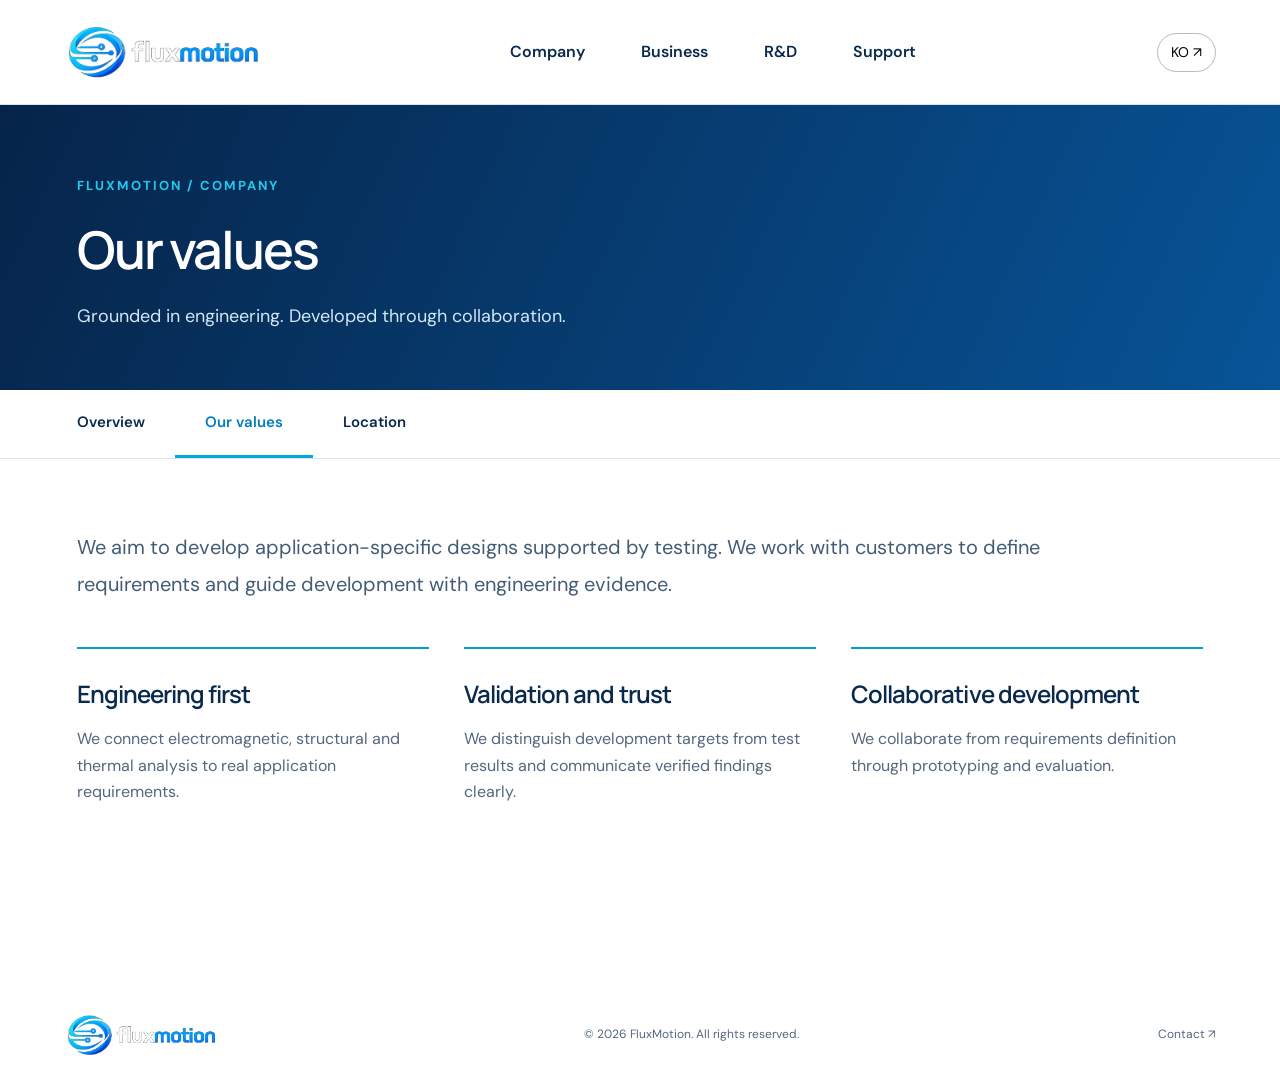
<file: values/index.html>
<!doctype html>
<html lang="en" data-page-ko="경영이념" data-page-en="Our values"><head><meta charset="utf-8"><meta name="viewport" content="width=device-width, initial-scale=1"><title>Our values | FluxMotion</title><meta name="description" content="FluxMotion develops PCB axial-flux motors for robotics. Physical prototypes, integrated inductance technology and a PCB electromagnetic platform for motion and energy."><meta name="theme-color" content="#062A5E"><link rel="icon" type="image/svg+xml" href="data:image/svg+xml,%3Csvg xmlns='http://www.w3.org/2000/svg' viewBox='0 0 32 32'%3E%3Crect width='32' height='32' rx='8' fill='%23062A5E'/%3E%3Cpath d='M9 25V7h15v4H13v4h9v4h-9v6' fill='%2319C5E8'/%3E%3C/svg%3E"><link rel="stylesheet" href="/style.css?v=20260919"><script src="/app.js?v=20260919" defer></script><link rel="stylesheet" href="/deeptech.css?v=20260919e"></head><body><a class="skip" href="#main">Skip to content</a><header class="site-header"><a class="brand official-brand" href="/" aria-label="FluxMotion home"><img src="/assets/fluxmotion-logo.png" alt="FluxMotion" width="230" height="64"></a><nav class="main-nav" aria-label="Main navigation"><button class="nav-trigger" type="button" aria-expanded="false" aria-controls="mega-menu" data-group="0"><span data-ko="회사소개" data-en="Company">Company</span></button><button class="nav-trigger" type="button" aria-expanded="false" aria-controls="mega-menu" data-group="1"><span data-ko="사업소개" data-en="Business">Business</span></button><button class="nav-trigger" type="button" aria-expanded="false" aria-controls="mega-menu" data-group="2"><span data-ko="연구개발" data-en="R&amp;D">R&D</span></button><button class="nav-trigger" type="button" aria-expanded="false" aria-controls="mega-menu" data-group="3"><span data-ko="고객지원" data-en="Support">Support</span></button></nav><button id="language" type="button" aria-label="한국어로 변경">KO ↗</button><button class="mobile-menu" type="button" aria-label="Open navigation" aria-expanded="false" aria-controls="mega-menu">☰</button><div id="mega-menu" class="mega-menu" hidden><div class="mega-inner"><div class="menu-brand">MOTION<br>ENGINEERED.</div><div class="menu-column"><p class="menu-heading" data-ko="회사소개" data-en="Company">Company</p><a href="/company/"><span data-ko="회사개요" data-en="Overview">Overview</span></a><a href="/values/"><span data-ko="경영이념" data-en="Our values">Our values</span></a><a href="/location/"><span data-ko="오시는길" data-en="Location">Location</span></a></div><div class="menu-column"><p class="menu-heading" data-ko="사업소개" data-en="Business">Business</p><a href="/robotics/"><span data-ko="로봇분야" data-en="Robotics">Robotics</span></a><a href="/defense/"><span data-ko="방산산업분야" data-en="Defense">Defense</span></a><a href="/generators/"><span data-ko="발전기 분야" data-en="Generators">Generators</span></a></div><div class="menu-column"><p class="menu-heading" data-ko="연구개발" data-en="R&amp;D">R&D</p><a href="/projects/"><span data-ko="진행 프로젝트" data-en="Projects">Projects</span></a></div><div class="menu-column"><p class="menu-heading" data-ko="고객지원" data-en="Support">Support</p><a href="/inquiry/"><span data-ko="고객문의" data-en="Contact">Contact</span></a></div></div></div></header><main id="main" class="inner-main"><section class="page-banner"><p class="eyebrow">FLUXMOTION / <span data-ko="회사소개" data-en="COMPANY">COMPANY</span></p><h1 data-ko="경영이념" data-en="Our values">Our values</h1><p data-ko="기술의 근거를 세우고, 협력으로 개발을 완성합니다." data-en="Grounded in engineering. Developed through collaboration.">Grounded in engineering. Developed through collaboration.</p></section><nav class="subnav" aria-label="Section navigation"><a href="/company/"><span data-ko="회사개요" data-en="Overview">Overview</span></a><a href="/values/" aria-current="page"><span data-ko="경영이념" data-en="Our values">Our values</span></a><a href="/location/"><span data-ko="오시는길" data-en="Location">Location</span></a></nav><div class="page-body"><p class="page-intro" data-ko="플럭스모션은 적용 목적에 맞는 설계와 시험을 통한 검증을 지향합니다. 고객과 개발 조건을 함께 정의하고, 설계의 근거와 검증 결과를 바탕으로 제품을 완성해 나갑니다." data-en="We aim to develop application-specific designs supported by testing. We work with customers to define requirements and guide development with engineering evidence.">We aim to develop application-specific designs supported by testing. We work with customers to define requirements and guide development with engineering evidence.</p><div class="value-grid"><article><h3 data-ko="기술 중심" data-en="Engineering first">Engineering first</h3><p data-ko="전자기·구조·열 해석을 연결해 실제 적용 조건을 설계에 반영합니다." data-en="We connect electromagnetic, structural and thermal analysis to real application requirements.">We connect electromagnetic, structural and thermal analysis to real application requirements.</p></article><article><h3 data-ko="검증과 신뢰" data-en="Validation and trust">Validation and trust</h3><p data-ko="개발 목표와 시험 결과를 구분하고, 확인된 결과를 투명하게 공유합니다." data-en="We distinguish development targets from test results and communicate verified findings clearly.">We distinguish development targets from test results and communicate verified findings clearly.</p></article><article><h3 data-ko="고객과의 협력" data-en="Collaborative development">Collaborative development</h3><p data-ko="요구사항 정의부터 시제품 제작과 평가까지 고객과 함께 개발 방향을 구체화합니다." data-en="We collaborate from requirements definition through prototyping and evaluation.">We collaborate from requirements definition through prototyping and evaluation.</p></article></div></div></main><footer><a class="brand official-brand" href="/" aria-label="FluxMotion home"><img src="/assets/fluxmotion-logo.png" alt="FluxMotion" width="230" height="64"></a><span data-ko="© 2026 주식회사 플럭스모션. All rights reserved." data-en="© 2026 FluxMotion. All rights reserved.">© 2026 FluxMotion. All rights reserved.</span><a href="/inquiry/"><span data-ko="고객문의 ↗" data-en="Contact ↗">Contact ↗</span></a></footer></body></html>
</file>
<file: style.css>
@import url('/assets/fonts/fonts.css');
:root{--ink:#10241f;--paper:#f8faf7;--green:#b8f078;--muted:#56635c;--line:#d9e0d8}*{box-sizing:border-box}html{scroll-behavior:smooth;scroll-padding-top:100px}body{margin:0;background:var(--paper);color:var(--ink);font-family:'DM Sans','Noto Sans KR',sans-serif;font-size:16px;line-height:1.65}a{color:inherit;text-decoration:none}button{font:inherit}a:focus-visible,button:focus-visible{outline:3px solid #528d29;outline-offset:5px}.skip{position:fixed;top:-100px;left:15px;background:white;padding:10px;z-index:10}.skip:focus{top:12px}header{max-width:1440px;margin:auto;padding:28px 5%;display:flex;align-items:center;gap:36px;border-bottom:1px solid var(--line)}.brand{display:flex;align-items:center;font:800 27px 'Manrope',sans-serif;letter-spacing:-1.2px}.brand-icon{width:31px;height:31px;background:var(--ink);color:var(--green);font-size:23px;display:grid;place-items:center;margin-right:10px;border-radius:5px}.brand-period{color:#59873b}nav{display:flex;gap:32px;margin-left:auto;font-size:14px;font-weight:600}nav a:hover,footer a:hover{color:#59873b}#language{border:1px solid #b5bfb7;padding:7px 13px;border-radius:30px;background:transparent;cursor:pointer;font-size:14px;display:flex;gap:12px}main{max-width:1440px;margin:auto}.hero{display:grid;grid-template-columns:1.05fr 1fr;gap:5%;padding:74px 5% 80px;align-items:center}.eyebrow{font-size:12px;letter-spacing:1.7px;font-weight:700;margin:0 0 24px}h1,h2,h3{font-family:'Manrope','Noto Sans KR',sans-serif;line-height:1.1;margin:0;font-weight:600;letter-spacing:-2.3px}h1{font-size:clamp(42px,4.4vw,65px);margin-bottom:26px}h2{font-size:clamp(32px,3.1vw,45px)}h3{font-size:23px;letter-spacing:-.7px}.hero-description{font-size:17px;max-width:480px;margin:0 0 30px;color:var(--muted)}.button{display:inline-flex;gap:40px;align-items:center;background:var(--ink);color:white;padding:15px 21px;font-weight:600;font-size:15px;border-radius:3px}.button:hover{background:#2b4c3b}.button span:last-child{color:var(--green);font-size:23px}.hero-note{font-size:11px;letter-spacing:1.2px;margin:36px 0 0;color:var(--muted)}.architecture{background:#e9eee7;border:1px solid #dce3d8;min-width:0}.diagram-top{padding:20px 24px 0;display:flex;justify-content:space-between;font-size:11px;letter-spacing:1px;color:#526a5a}.motor-diagram{display:block;width:100%;height:auto}.diagram-bottom{display:flex;justify-content:space-between;align-items:end;padding:0 24px 24px;gap:12px;font-weight:600;line-height:1.4}.diagram-caption{font-size:11px;font-weight:400;color:#596c60;text-align:right}.technology,.company{padding:78px 5%;border-top:1px solid var(--line)}.technology{display:grid;grid-template-columns:1fr 1fr;column-gap:9%}.technology-intro{padding-top:39px;font-size:18px;color:var(--muted)}.technology-intro p{margin:0}.features{grid-column:1/-1;display:grid;grid-template-columns:repeat(3,1fr);margin-top:54px;gap:40px}.features article{border-top:1px solid #9aa99c;padding-top:22px}.feature-number{display:block;color:#65765f;font-size:13px;margin-bottom:27px}.features p{color:var(--muted);margin-bottom:0}.development{padding:70px 5%;background:var(--ink);color:#f4f8ed;display:grid;grid-template-columns:1fr 1fr;gap:9%}.development .eyebrow{color:var(--green)}.development>div>p:last-child{max-width:430px;color:#c1cfc4;margin-top:28px}.program{border-left:1px solid #4b6253;padding-left:40px}.target{display:flex;align-items:end;gap:24px}.target>span{font:500 80px 'Manrope',sans-serif;line-height:1;color:var(--green);letter-spacing:-5px}.target .unit{font-size:34px;letter-spacing:-1px}.target p{font-size:14px;max-width:80px;line-height:1.4;margin:0 0 6px;color:#c1cfc4}dl{margin:30px 0 18px}dl>div{padding:13px 0;border-top:1px solid #3c5348;display:grid;grid-template-columns:130px 1fr;gap:20px;font-size:14px}dt{color:#a6bcac}dd{margin:0}.fineprint{font-size:12px;color:#a6bcac;line-height:1.6}.company{display:grid;grid-template-columns:1fr 1fr;gap:9%;padding-top:90px;padding-bottom:90px}.company-lead{font-size:20px;line-height:1.65;margin-top:0}.company p:not(.company-lead):not(.eyebrow){color:var(--muted)}.capabilities{display:flex;flex-wrap:wrap;gap:8px;margin-top:24px}.capabilities span{font-size:12px;padding:6px 11px;border:1px solid #bdc9bd;border-radius:30px}.contact{background:var(--green);padding:65px 5% 72px}.contact-layout{display:grid;grid-template-columns:1.3fr 1fr;gap:10%}.contact h2{font-size:clamp(36px,3.8vw,53px)}.contact p{max-width:490px}.contact .email{font-size:clamp(20px,2.4vw,32px);letter-spacing:-.6px;border-bottom:1px solid #547b35;padding-bottom:8px;display:inline-block;margin-top:17px}.contact .email:hover{border-bottom-color:var(--ink)}.contact .email span{margin-left:16px}.contact-details{border-left:1px solid #91b964;padding-left:35px}.contact-details .eyebrow{margin-bottom:18px}address{font-style:normal;font-size:16px}.ces-note{margin-top:34px;border-top:1px solid #91b964;padding-top:20px}.ces-note>span{font-weight:700;font-size:17px}.ces-note p{font-size:14px;margin-bottom:0}footer{max-width:1440px;margin:auto;display:flex;justify-content:space-between;align-items:center;gap:20px;padding:30px 5%}footer .brand{font-size:23px}footer>span,footer>a:last-child{font-size:12px;color:var(--muted)}html[lang=ko] h1{line-height:1.23;letter-spacing:-2px}html[lang=ko] h2{line-height:1.3;letter-spacing:-1.6px}html[lang=ko] .hero-description{line-height:1.85}@media(min-width:1500px){header,main,footer{border-left:1px solid var(--line);border-right:1px solid var(--line)}}@media(max-width:800px){header{padding:20px 5%;gap:18px}nav{gap:15px}.brand{font-size:23px}.brand-icon{display:none}.hero{padding-top:45px;gap:25px}h1{font-size:42px}.hero-description{font-size:16px}.diagram-top{font-size:9px;padding:16px 16px 0}.diagram-bottom{padding:0 16px 18px;font-size:14px;display:block}.diagram-caption{display:block;text-align:left;margin-top:12px}.features{gap:22px}h3{font-size:20px}.program{padding-left:24px}dl>div{grid-template-columns:1fr;gap:3px}.contact-layout{gap:5%}}@media(max-width:600px){html{scroll-padding-top:24px}header{flex-wrap:wrap;gap:12px}nav{order:3;width:100%;justify-content:space-between;padding-top:10px}#language{margin-left:auto}.hero{grid-template-columns:1fr;padding:40px 6% 48px;gap:35px}h1{font-size:44px}.hero-note{margin-top:24px}.architecture{max-width:440px;width:100%}.diagram-bottom{display:flex}.diagram-caption{text-align:right}.technology,.company{padding:48px 6%;grid-template-columns:1fr;gap:24px}.technology-intro{padding-top:0;font-size:17px}.features{grid-template-columns:1fr;margin-top:12px;gap:30px}.feature-number{margin-bottom:14px}.development{grid-template-columns:1fr;padding:48px 6%;gap:34px}.program{border-left:0;border-top:1px solid #4b6253;padding:28px 0 0}.target>span{font-size:70px}dl>div{grid-template-columns:115px 1fr}.company-lead{font-size:18px}.contact{padding:45px 6%}.contact-layout{grid-template-columns:1fr;gap:38px}.contact-details{padding:28px 0 0;border-left:0;border-top:1px solid #91b964}.contact h2{font-size:38px}footer{padding:25px 6%;flex-wrap:wrap}footer>span{order:3;width:100%}.eyebrow{margin-bottom:19px}h2{font-size:32px}}@media(prefers-reduced-motion:reduce){html{scroll-behavior:auto}}
/* Corporate navigation and interior pages */
.site-header{position:relative;background:#fff;z-index:20;max-width:none;min-height:100px;padding:24px max(5%,calc((100vw - 1296px)/2));gap:25px}.main-nav{justify-content:center;gap:0;flex:1;margin:0}.nav-trigger{border:0;background:none;color:var(--ink);font-weight:600;font-size:16px;padding:12px 28px;cursor:pointer}.nav-trigger:hover,.nav-trigger[aria-expanded=true]{color:#528d29}.mobile-menu{display:none;border:0;background:none;font-size:24px;cursor:pointer}.mega-menu{position:absolute;left:0;right:0;top:100%;background:white;border-top:1px solid #e3e8e2;border-bottom:1px solid #ced8cf;box-shadow:0 18px 22px #10241f0d}.mega-menu[hidden]{display:none}.mega-inner{max-width:1296px;margin:auto;display:grid;grid-template-columns:1.15fr repeat(4,1fr);padding:0 20px}.menu-brand{font-family:Manrope,sans-serif;font-size:25px;font-weight:700;line-height:1.3;letter-spacing:-1px;color:#9bab9e;padding:36px 16px}.menu-column{border-left:1px solid #e5e9e2;padding:24px 20px 32px}.menu-heading{font-weight:700;margin:0 0 13px;color:#243c2d;font-size:14px}.menu-column a{display:block;padding:9px 0;font-size:15px;color:#49564c;line-height:1.4}.menu-column a:hover{color:#528d29;text-decoration:underline;text-underline-offset:5px}.home-business{padding:60px 5%;border-top:1px solid var(--line)}.home-business h2{max-width:760px}.business-links{display:grid;grid-template-columns:repeat(3,1fr);gap:28px;margin-top:38px}.business-links>a{position:relative;padding:24px 35px 24px 0;border-top:2px solid var(--ink)}.business-links p{color:var(--muted);font-size:15px}.business-links>a>span{position:absolute;right:0;top:20px;font-size:25px}.business-links>a:hover h3{color:#528d29}.page-banner{padding:70px 6% 58px;background:#10241f;color:white}.page-banner .eyebrow{color:var(--green)}.page-banner h1{font-size:52px;margin-bottom:24px}.page-banner>p:last-child{max-width:780px;font-size:18px;color:#c8d6cc;margin:0}.subnav{display:flex;margin:0;gap:0;border-bottom:1px solid var(--line);background:#fff;padding:0 6%}.subnav a{padding:20px 30px;font-size:15px;border-bottom:3px solid transparent}.subnav a:first-child{padding-left:0;padding-right:30px}.subnav a[aria-current=page]{color:#437127;border-bottom-color:#528d29}.page-body{padding:70px 6% 90px}.page-intro{font-size:20px;line-height:1.85;margin:0 0 28px;color:#405348;max-width:1030px}.editorial-split{display:grid;grid-template-columns:.9fr 1.1fr;gap:8%;margin-bottom:55px}.editorial-split h2{font-size:39px;line-height:1.3}.editorial-split p:not(.page-intro){color:var(--muted)}.company-facts{border-top:2px solid var(--ink)}.company-facts>div{grid-template-columns:180px 1fr;padding:21px 16px;border-color:var(--line);font-size:16px}.company-facts dt{color:#526b5a}.value-grid{display:grid;grid-template-columns:repeat(3,1fr);gap:35px;margin:44px 0}.value-grid article{border-top:2px solid #648b51;padding:28px 0}.value-grid h3{font-size:24px;line-height:1.4}.value-grid p{color:var(--muted)}.location-layout{display:grid;grid-template-columns:1.2fr 1fr;gap:10%}.location-layout .page-intro{margin-top:28px}.location-note{padding:36px;background:#eaf0e6;align-self:start}.location-note a{border-bottom:1px solid var(--ink)}.image-split{display:grid;grid-template-columns:1fr 1fr;gap:50px;align-items:center;border-top:1px solid var(--line);padding-top:40px}.image-split h2{font-size:32px}.page-body li{margin:14px 0;color:#405348}.research-image{margin:0;background:white}.research-image img{display:block;width:100%;height:230px;object-fit:contain;padding:20px}.research-image figcaption{font-size:12px;color:#667266;padding:10px 16px;border-top:1px solid #e7ece5}.research-grid{display:grid;grid-template-columns:1fr 1fr;gap:45px 35px;margin-top:38px}.research-grid article{border-top:1px solid var(--line)}.research-grid h3{font-size:24px;margin-top:22px;line-height:1.4}.research-grid p{color:var(--muted)}.research-gallery{display:grid;grid-template-columns:repeat(3,1fr);gap:38px 25px;margin-top:35px}.research-gallery h3{font-size:18px;line-height:1.6;margin-top:16px;letter-spacing:-.2px}.research-gallery .research-image img{height:210px}.research-gallery figcaption{display:none}.text-research{height:210px;background:#e5ede0;display:flex;align-items:center;justify-content:center;text-align:center;font:600 30px/1.2 Manrope,sans-serif;color:#497334}.section-divider{margin-top:70px;padding-top:50px;border-top:1px solid var(--line)}.section-divider h2{font-size:35px;margin-bottom:24px}.section-divider p{color:var(--muted);max-width:850px}.project-callout{background:#e9f1e2;padding:30px;margin-top:32px}.project-callout h3{font-size:24px}.project-callout p{margin-bottom:0;color:var(--muted)}.project-list{margin-top:20px}.project-list>div{display:flex;gap:30px;padding:25px 0;border-bottom:1px solid var(--line);align-items:baseline}.project-list>div>span{font-size:14px;color:#6b885b}.project-list h3{font-size:20px;line-height:1.5;letter-spacing:-.3px}.contact-email{font-size:clamp(20px,2.5vw,30px);border-bottom:1px solid #648b51;overflow-wrap:anywhere}.inquiry-guide{background:#e9f0e5;padding:35px}.inquiry-guide h3{font-size:24px;line-height:1.4}.inquiry-guide .button{margin-top:10px}.inner-main .eyebrow{font-size:13px}html[lang=ko] .page-body h2{line-height:1.4}html[lang=ko] .page-body h3{letter-spacing:-.5px}@media(max-width:1000px){.nav-trigger{padding:12px 14px;font-size:15px}.site-header{padding:20px 4%;gap:15px}.mega-inner{grid-template-columns:.6fr repeat(4,1fr)}.menu-brand{font-size:18px}.menu-column{padding-left:16px;padding-right:16px}.editorial-split h2{font-size:32px}.page-intro{font-size:18px}}@media(max-width:760px){.site-header{min-height:78px;flex-wrap:nowrap}.main-nav{display:none}.mobile-menu{display:block}.mega-inner{grid-template-columns:1fr 1fr;padding:12px 5%;max-height:75vh;overflow:auto}.menu-brand{display:none}.menu-column{border-left:0;padding:15px}.menu-heading{font-size:17px}.menu-column a{font-size:15px;padding:10px 0}.page-banner{padding:46px 6% 40px}.page-banner h1{font-size:39px}.page-banner>p:last-child{font-size:16px}.subnav{overflow:auto;flex-wrap:nowrap}.subnav a{white-space:nowrap;padding:17px 18px;font-size:14px}.page-body{padding:40px 6% 60px}.editorial-split,.location-layout,.image-split{grid-template-columns:1fr;gap:25px}.editorial-split{margin-bottom:35px}.value-grid{grid-template-columns:1fr;gap:12px;margin:25px 0}.value-grid article{padding:22px 0 10px}.company-facts>div{grid-template-columns:90px 1fr;padding:18px 0;font-size:15px;gap:18px}.research-gallery{grid-template-columns:1fr 1fr;gap:25px 16px}.research-grid{gap:28px 20px}.research-grid h3{font-size:20px}.research-image img{height:180px;padding:12px}.research-gallery .research-image img,.text-research{height:170px}.research-grid p{font-size:15px}.research-image figcaption{font-size:12px}.section-divider{margin-top:48px;padding-top:35px}.section-divider h2{font-size:29px}.project-list h3{font-size:17px}.business-links{grid-template-columns:1fr;gap:10px}.home-business{padding:45px 6%}.home-business h2{font-size:29px}.business-links>a{padding-bottom:10px}.contact-email{font-size:23px}}@media(max-width:430px){.research-grid,.research-gallery{grid-template-columns:1fr}.research-gallery .research-image img{height:230px}.research-grid .research-image img{height:220px}.page-banner h1{font-size:34px}.company-facts>div{grid-template-columns:1fr;gap:5px}}

.actual-product{margin:0;background:#e8e9e3;overflow:hidden;border:1px solid #d7dfd2}.product-crop{position:relative;aspect-ratio:1/1;overflow:hidden}.product-crop img{position:absolute;width:145%;max-width:none;height:auto;left:-37%;top:-108%}.actual-product figcaption{padding:16px 20px;background:#edf1e9;font-size:14px;color:#405348}.motor-benefits{padding:60px 5%;border-top:1px solid var(--line)}.benefit-grid{display:grid;grid-template-columns:repeat(4,1fr);gap:26px;margin:35px 0 20px}.benefit-grid article{border-top:2px solid #729456;padding-top:22px}.benefit-grid h3{font-size:22px;line-height:1.4}.benefit-grid p{color:var(--muted);font-size:16px}.text-link{display:inline-block;border-bottom:1px solid #729456;padding-bottom:5px}.robot-product-section{display:grid;grid-template-columns:1fr 1fr;gap:50px;align-items:center;margin:30px 0 65px}.robot-product-section h2,.robot-benefits h2,.application-section h2{font-size:33px;line-height:1.35}.robot-product-section p,.robot-benefits>p,.application-section p{color:var(--muted)}.robot-benefits{border-top:1px solid var(--line);padding-top:40px}.application-section{margin-top:35px;padding:30px;background:#e9f0e3}@media(max-width:900px){.benefit-grid{grid-template-columns:1fr 1fr}}@media(max-width:600px){.motor-benefits{padding:42px 6%}.robot-product-section{grid-template-columns:1fr;gap:25px;margin-bottom:40px}.benefit-grid{grid-template-columns:1fr;gap:12px}.robot-product-section h2,.robot-benefits h2,.application-section h2{font-size:28px}}
</file>
<file: deeptech.css>
:root{--ink:#09294d;--paper:#fff;--green:#24c8ec;--muted:#53677e;--line:#d9e4ef}body{background:#fff}h1,h2,h3{letter-spacing:-.04em}a:focus-visible,button:focus-visible,summary:focus-visible{outline:3px solid #009ed9;outline-offset:5px}.official-brand img{display:block;width:205px;height:auto}.site-header{min-height:94px}.nav-trigger:hover,.nav-trigger[aria-expanded=true],.menu-column a:hover,nav a:hover,footer a:hover{color:#007fc2}.menu-heading{color:#09294d}.menu-column a{color:#435c76}.menu-brand{color:#7292af}.button{background:#087bc8;border:1px solid #087bc8;gap:12px;line-height:1.4;padding:15px 20px}.button span:last-child{color:inherit;font-size:inherit}.button:hover{background:#065c9a}.button.secondary{background:transparent;color:#0b4f85;border-color:#94bedc}.text-link{border-color:#008bd2;color:#006da9}.page-banner{background:linear-gradient(115deg,#062449,#075497)}.page-banner>p:last-child{color:#d3e7f7}.subnav a[aria-current=page]{color:#007dbb;border-bottom-color:#00aadc}.page-intro,.page-body li{color:#435c76}.location-note,.inquiry-guide,.project-callout{background:#edf6fc}.value-grid article{border-color:#009dd4}.deep-section{padding:80px 6%;border-top:1px solid var(--line);scroll-margin-top:25px}.deep-section>h2{max-width:940px;margin-bottom:25px}.deep-section>p:not(.eyebrow){max-width:930px;color:var(--muted)}.eyebrow{color:#007fad;letter-spacing:2px;font-size:11px}.deep-home .hero{grid-template-columns:1.05fr 1fr;gap:4%;padding:70px 6%;border:0;background:radial-gradient(ellipse at 90% 10%,#d7f6ff,transparent 55%),linear-gradient(130deg,#f4faff,#eef4fc)}.hero h1{font-size:clamp(38px,4.1vw,60px);line-height:1.13;letter-spacing:-.045em}.hero-copy>p:not(.eyebrow){color:var(--muted);font-size:17px;max-width:560px}.hero-actions{display:flex;flex-wrap:wrap;gap:10px;margin-top:30px}.hero-evidence{font-size:10px;letter-spacing:1.1px;margin-top:30px;color:#436b8e}.studio-photo,.prototype-original,.stator-photo{margin:0;min-width:0;background:#f1f6fc;border:1px solid #dae7f3;border-radius:10px;overflow:hidden}.studio-photo img{display:block;width:100%;aspect-ratio:1;object-fit:cover}.studio-photo figcaption,.prototype-original figcaption,.stator-photo figcaption{padding:15px 18px;font-size:12px;line-height:1.6;color:#4a6580;background:#f5f9fd}.hero .studio-photo{box-shadow:0 24px 60px #124f7d15}.product-subtitle{color:#007fac;font-size:21px;margin:18px 0 36px}.product-layout{display:grid;grid-template-columns:1fr 1fr;gap:7%;align-items:center}.original-window{position:relative;aspect-ratio:1;overflow:hidden}.original-window img{position:absolute;width:135%;height:auto;max-width:none;left:-14%;top:-92%}.stage-label{display:inline-block;font-size:10px;font-weight:700;letter-spacing:1px;line-height:1.7;color:#0476a8;padding:6px 10px;background:#e2f3fc;border:1px solid #bbdfef;border-radius:3px}.product-layout p{color:var(--muted)}.product-specs>div{border-color:var(--line);grid-template-columns:105px 1fr}.product-specs dt,.company-summary dt{color:#607c97}.technical-note{font-size:12px!important;line-height:1.75;max-width:950px}.light-section{background:#f3f8fc}.hardware-story{display:grid;grid-template-columns:1fr 30px 1fr 30px 1fr;gap:18px;align-items:center;margin-top:35px}.stator-window{position:relative;aspect-ratio:1;overflow:hidden;background:#fff}.stator-window img{position:absolute;display:block;width:110%;height:auto;left:-5%;top:-24%}.story-arrow{font-size:28px;color:#008fc4}.hardware-story figcaption{min-height:67px}.step-label{font-size:10px;font-weight:700;letter-spacing:1.4px;color:#51718b}.joint-application{border:1px dashed #8dbbd9;background:#e8f4fb;padding:26px;border-radius:10px;align-self:stretch;display:flex;flex-direction:column;justify-content:center}.joint-application>span{font-size:48px;color:#34bde3}.joint-application h3{font-size:26px;line-height:1.3}.joint-application p{font-size:14px}.benefit-grid{gap:30px}.benefit-grid article{border-color:#07a8d6}.benefit-grid h3{font-size:23px}.challenge-layout{display:grid;grid-template-columns:1fr 1fr;gap:7%;margin-top:28px}.challenge-layout>p{margin:0;color:var(--muted)}.tech-flow{list-style:none;margin:0;padding:0;display:grid;gap:10px}.tech-flow li{position:relative;background:#edf5fc;border:1px solid #d2e4f2;border-radius:5px;padding:14px 20px;color:#123c64;font-size:14px;margin:0!important;line-height:1.5}.tech-flow li+li:before{content:'↓';position:absolute;top:-16px;left:calc(50% - 5px);color:#0085c1;font-size:15px;z-index:1}.navy-section{background:#06264b;color:#fff;border-color:#19466e}.navy-section .eyebrow{color:#47d2f2}.navy-section>p:not(.eyebrow){color:#c4d7e9}.comparison{display:grid;grid-template-columns:1fr 1fr;gap:30px;margin:35px 0 24px}.comparison article{padding:28px;border:1px solid #375774;border-radius:8px}.comparison h3{font-size:15px;letter-spacing:.04em;margin-bottom:25px}.comparison .tech-flow li{background:#163b60;border-color:#355674;color:#dbeaf6}.comparison .solution-path{border-color:#25c8ec;background:#074571}.solution-path .tech-flow li{background:#075986;border-color:#287ca7;color:#fff}.ip-evidence{display:flex;gap:25px;align-items:start;padding:25px 0 0;border-top:1px solid #365a78;margin-top:32px}.ip-evidence h3{font-size:18px;line-height:1.5}.ip-evidence p{font-size:13px;color:#c4d7e9}.ip-evidence .stage-label{white-space:nowrap}.application-grid{display:grid;grid-template-columns:repeat(3,1fr);gap:24px;margin-top:36px}.application-grid article{padding:26px;background:#f0f7fc;border-top:3px solid #069ed0}.application-grid article>span{color:#0099c9;font-size:13px}.application-grid h3{font-size:25px;line-height:1.3;margin-top:28px}.application-grid p{color:var(--muted)}.section-intro-row{display:flex;justify-content:space-between;align-items:start;gap:35px;margin:30px 0}.section-intro-row>div{max-width:720px}.section-intro-row .stage-label{max-width:230px;flex-shrink:0}.section-intro-row h3{font-size:28px}.section-intro-row p{color:var(--muted)}.harvester-flow{grid-template-columns:repeat(6,1fr);gap:16px;counter-reset:flow}.harvester-flow li{padding:18px 14px;min-height:110px;counter-increment:flow}.harvester-flow li:after{content:'0' counter(flow);display:block;color:#098cc0;font-size:11px;margin-top:14px}.harvester-flow li+li:before{content:'→';top:40%;left:-16px}.energy-notes{display:grid;grid-template-columns:1fr 1fr;gap:40px;font-size:13px;color:var(--muted);margin-top:20px}.blue-section{background:linear-gradient(110deg,#0676ba,#064987);color:#fff}.blue-section .eyebrow{color:#89eaff}.platform-grid{display:grid;grid-template-columns:1fr 1fr;gap:6%;margin-top:35px}.platform-grid article>span{font-size:12px;letter-spacing:1.2px}.platform-grid .tech-flow{grid-template-columns:1fr 1fr;margin-top:20px}.platform-grid .tech-flow li+li:before{content:'→';top:25%;left:-11px;color:#fff}.platform-grid p{font-size:13px;color:#d6eafa}.brand-story-grid{display:grid;grid-template-columns:1fr 1fr;align-items:center;gap:7%;margin-top:34px}.logo-panel{background:#fff;padding:30px;border-radius:8px}.logo-panel img{display:block;width:100%;height:auto}.brand-story-grid p{color:#d2e3f1}.credentials{display:grid;grid-template-columns:repeat(4,1fr);gap:24px;margin:40px 0}.credentials>div{padding:20px 0;border-top:2px solid #13abd8}.credentials strong{display:block;font-size:42px;font-family:Manrope,sans-serif;color:#087cb6;letter-spacing:-2px}.credentials>div:last-child strong{font-size:23px;letter-spacing:-1px;margin:15px 0}.credentials span{font-size:12px;display:block;color:var(--muted);margin-top:10px}.experience-areas{display:grid;grid-template-columns:1fr 1fr;gap:26px 40px}.experience-areas h3{font-size:22px;line-height:1.4}.experience-areas p{color:var(--muted);font-size:14px}.experience-disclosure{font-size:12px;color:#536a80;background:#eff5fa;padding:20px;margin:30px 0}.founder-details{border-top:1px solid var(--line);border-bottom:1px solid var(--line)}.founder-details summary{cursor:pointer;padding:20px 0;display:flex;justify-content:space-between;font-weight:600}.founder-projects{list-style:none;padding:0;display:grid;grid-template-columns:1fr 1fr;gap:0 35px}.founder-projects li{border-top:1px solid var(--line);padding:16px 0;margin:0}.founder-projects time{font-size:11px;color:#007fb5}.founder-projects p{margin:7px 0;font-size:13px;color:var(--muted)}.company-summary{display:grid;grid-template-columns:1fr 1fr;gap:7%}.company-summary dl{margin-top:0}.company-summary dl>div{border-color:var(--line)}.contact-actions{display:flex;gap:12px;flex-wrap:wrap;margin:30px 0}.navy-section .email{font-size:clamp(20px,2.5vw,32px);border-bottom:1px solid #46c4e5;overflow-wrap:anywhere}.deep-body{padding:0}.current-programs{display:grid;grid-template-columns:1.3fr 1fr;gap:35px}.current-programs article{padding:28px;border:1px solid var(--line);border-radius:8px}.current-programs h3{margin-top:25px;font-size:27px;line-height:1.35}.current-programs p{color:var(--muted)}footer .official-brand img{width:160px}.deep-section>*{min-width:0}.deep-section p{overflow-wrap:break-word}
@media(max-width:1000px){.official-brand img{width:165px}.nav-trigger{padding:12px 10px}.deep-home .hero{gap:4%;padding-top:55px}.hero h1{font-size:42px}.hero-actions .button{font-size:13px}.deep-section{padding:60px 5%}.hardware-story{gap:10px;grid-template-columns:1fr 18px 1fr 18px 1fr}.joint-application{padding:18px}.joint-application h3{font-size:22px}.harvester-flow{grid-template-columns:repeat(3,1fr)}.harvester-flow li:nth-child(4):before{content:'↓';top:-17px;left:50%}.credentials strong{font-size:36px}}
@media(max-width:760px){.deep-home .hero{grid-template-columns:1fr;padding:45px 6%;gap:35px}.hero h1{font-size:clamp(36px,8vw,51px)}.hero-copy>p:not(.eyebrow){font-size:16px}.hero .studio-photo{max-width:520px}.deep-section{padding:48px 6%}.deep-section h2{font-size:32px;line-height:1.2}.product-layout,.challenge-layout,.comparison,.brand-story-grid,.company-summary,.current-programs{grid-template-columns:1fr;gap:28px}.product-layout .prototype-original{max-width:520px}.hardware-story{grid-template-columns:1fr;gap:15px;max-width:520px;margin:auto;margin-top:30px}.story-arrow{transform:rotate(90deg);justify-self:center}.hardware-story figcaption{min-height:0}.joint-application{padding:28px}.hardware-story .studio-photo img{aspect-ratio:1.2}.application-grid{grid-template-columns:1fr;gap:16px}.application-grid article{padding:24px}.application-grid h3{margin-top:15px}.section-intro-row{display:block}.section-intro-row .stage-label{max-width:none}.harvester-flow{grid-template-columns:1fr 1fr}.harvester-flow li:nth-child(4):before{content:'→';top:40%;left:-16px}.harvester-flow li:nth-child(odd):not(:first-child):before{content:'↓';top:-17px;left:50%}.energy-notes,.platform-grid,.experience-areas{grid-template-columns:1fr;gap:18px}.platform-grid{gap:30px}.credentials{grid-template-columns:1fr 1fr;gap:15px}.founder-projects{grid-template-columns:1fr}.ip-evidence{display:block}.ip-evidence h3{margin-top:20px}.contact-actions{flex-direction:column;align-items:flex-start}.benefit-grid{grid-template-columns:1fr 1fr;gap:25px 20px}.benefit-grid h3{font-size:21px}.benefit-grid p{font-size:14px}.deep-body{padding:0}.product-specs>div{grid-template-columns:95px 1fr}.site-header #language{margin-left:auto}.site-header{gap:12px}.official-brand img{width:155px}.hero-evidence{font-size:9px}.logo-panel{padding:22px}}
@media(max-width:380px){.official-brand img{width:135px}.site-header{padding:18px 4%;gap:8px}#language{padding:6px 10px}.hero h1{font-size:33px}.deep-section h2{font-size:29px}.benefit-grid{grid-template-columns:1fr}.credentials>div:last-child strong{font-size:19px}}

.technical-illustration{margin:32px 0;background:#fff;border:1px solid #d7e4f0;border-radius:8px;overflow:hidden}.technical-illustration a{display:block}.technical-illustration img{display:block;width:100%;height:auto}.technical-illustration figcaption{padding:15px 20px;font-size:12px;line-height:1.7;background:#f0f6fb;color:#425f7a}.technical-illustration a:focus-visible{outline-offset:-4px}

.robot-concept{margin:30px 0;background:#071a2d;border-radius:10px;overflow:hidden}.robot-concept img{display:block;width:100%;height:auto}.robot-concept figcaption{padding:14px 20px;color:#c5deef;font-size:12px;line-height:1.6}.deep-home .hero.hero-blue{grid-template-columns:.85fr 1.25fr;background:#071b30;color:white}.hero-blue .hero-copy>p:not(.eyebrow){color:#bfd1e0}.hero-blue .eyebrow{color:#48c8ec}.hero-blue .hero-evidence{color:#9bb5cd}.hero-blue .button.secondary{color:#d7ebf8;border-color:#789db9}.hero-blue .robot-concept{margin:0}.hero-blue .robot-concept img{aspect-ratio:1.12;object-fit:cover;object-position:68% center}@media(max-width:760px){.deep-home .hero.hero-blue{grid-template-columns:1fr}.hero-blue .robot-concept img{aspect-ratio:1.12;object-position:68% center}.robot-concept figcaption{font-size:11px;padding:12px 16px}}

.application-photo{position:relative;aspect-ratio:1;overflow:hidden;margin:-26px -26px 22px}.application-photo img{position:absolute;width:300%;max-width:none;height:100%;top:0}.panel-0 img{left:0}.panel-1 img{left:-100%}.panel-2 img{left:-200%}.hardware-gallery{display:grid;grid-template-columns:1fr 1fr;gap:28px;margin-top:40px}@media(max-width:760px){.application-photo{margin:-24px -24px 22px}.hardware-gallery{grid-template-columns:1fr}.application-photo{aspect-ratio:1.2}}

.test-evidence-grid{display:grid;grid-template-columns:1fr 1fr;gap:30px;margin:30px 0}.test-evidence-grid .technical-illustration{margin:0 0 22px}.test-evidence-grid img{aspect-ratio:1.4;object-fit:cover}.test-evidence-grid p{color:var(--muted)}#generator-testing>h3{margin-top:35px}#generator-testing>.button{margin-top:15px}@media(max-width:760px){.test-evidence-grid{grid-template-columns:1fr}}
</file>
